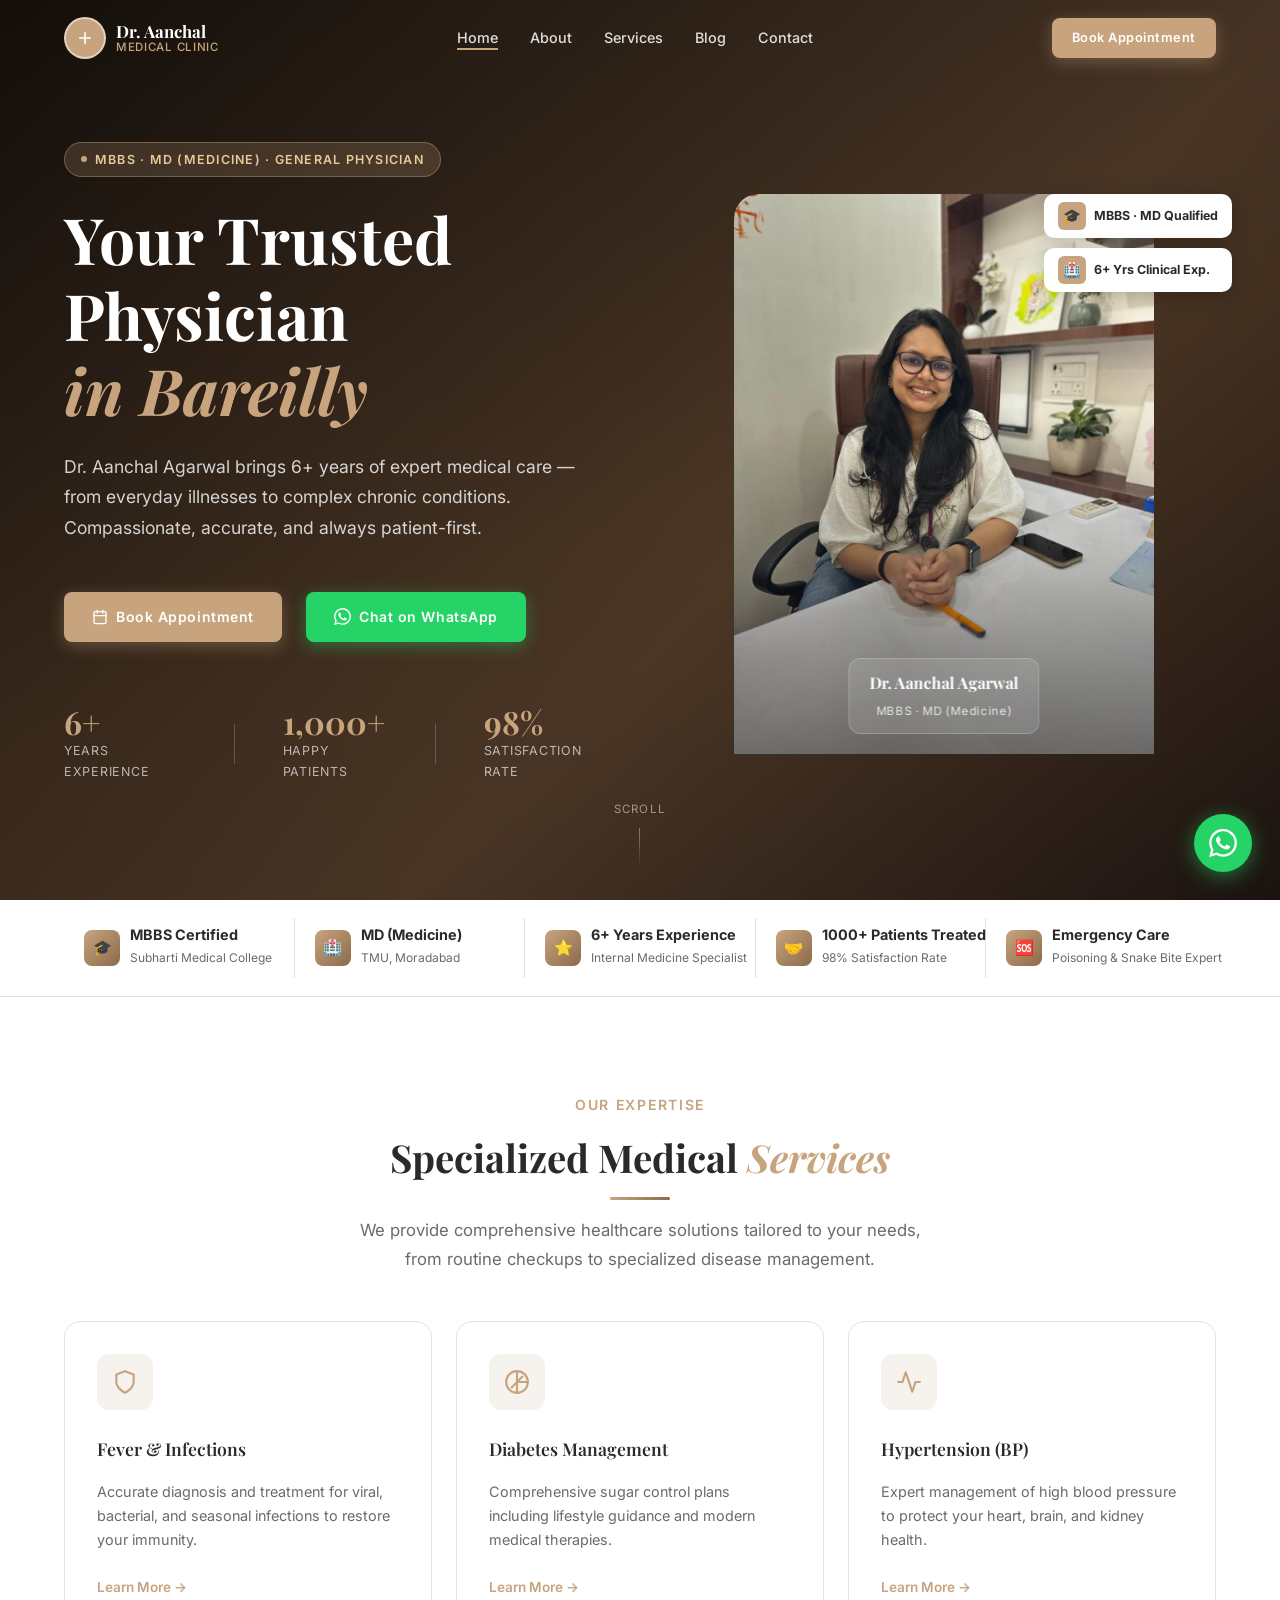
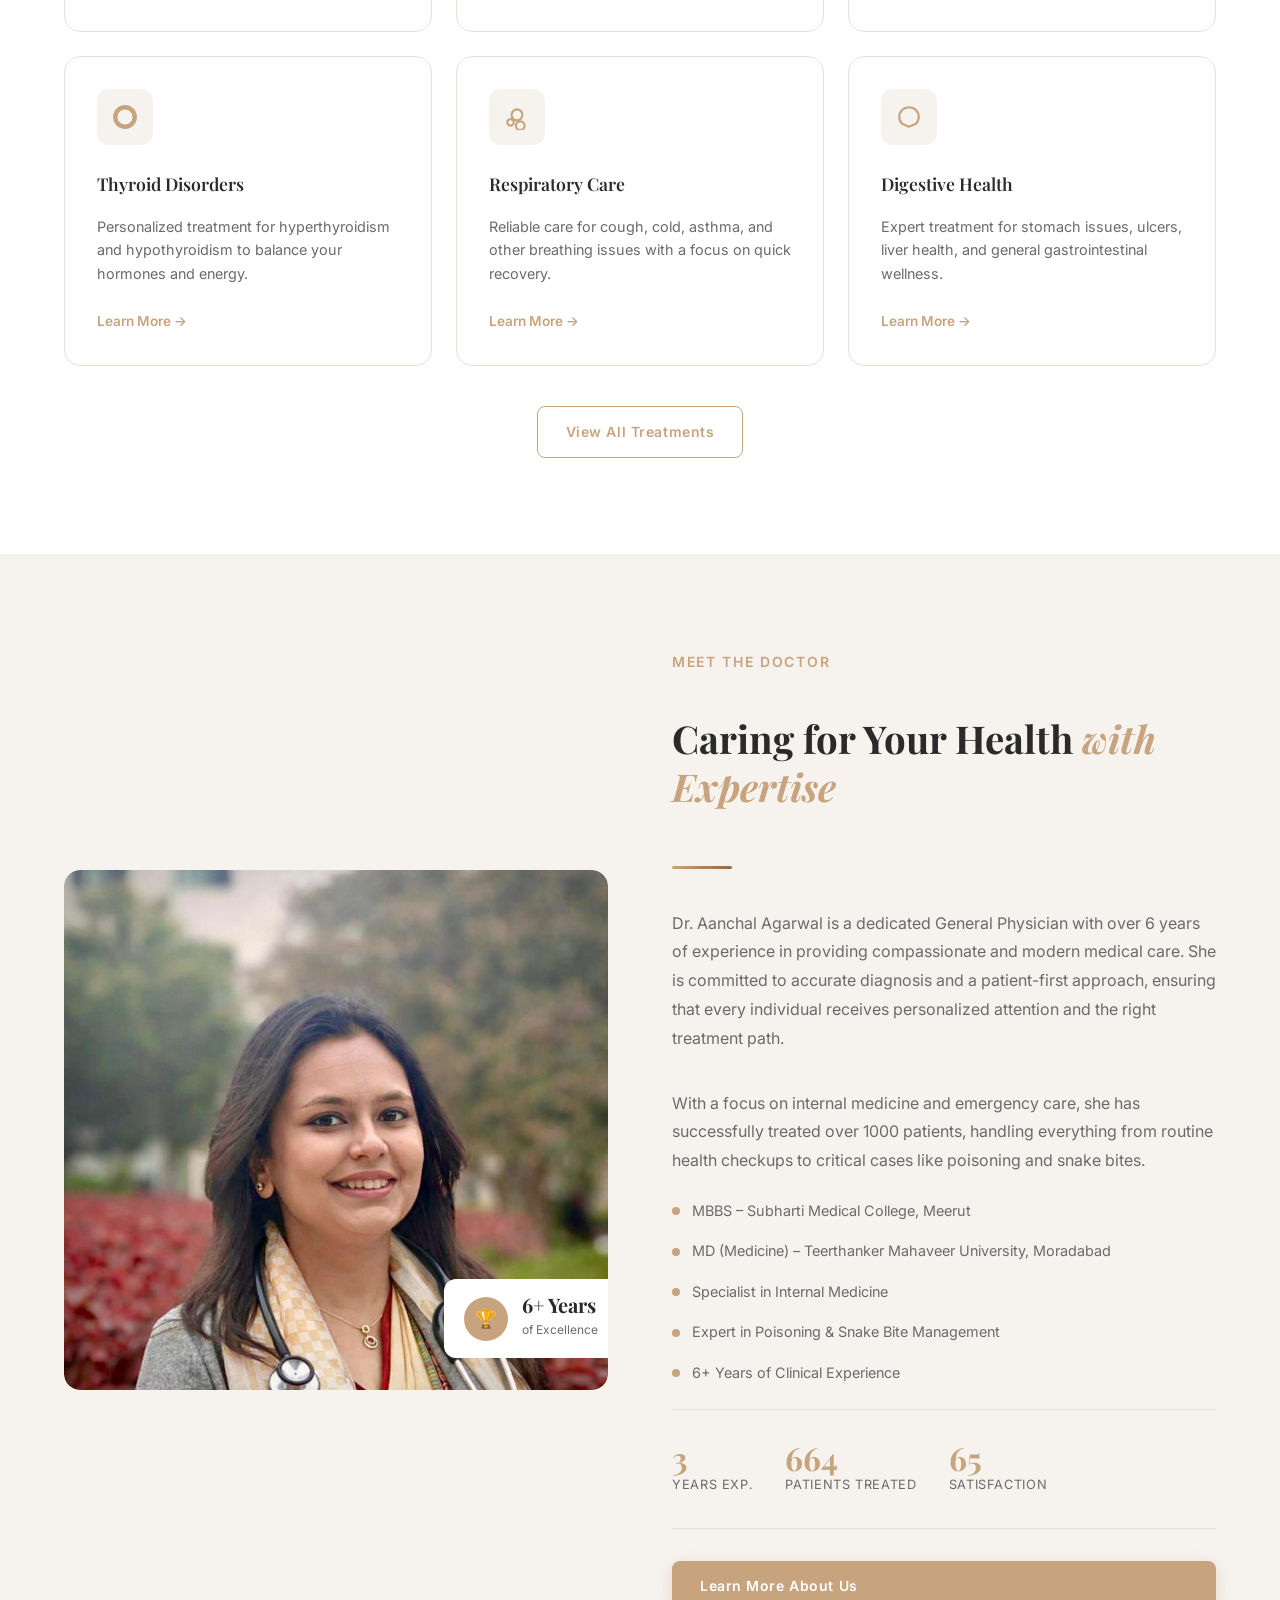
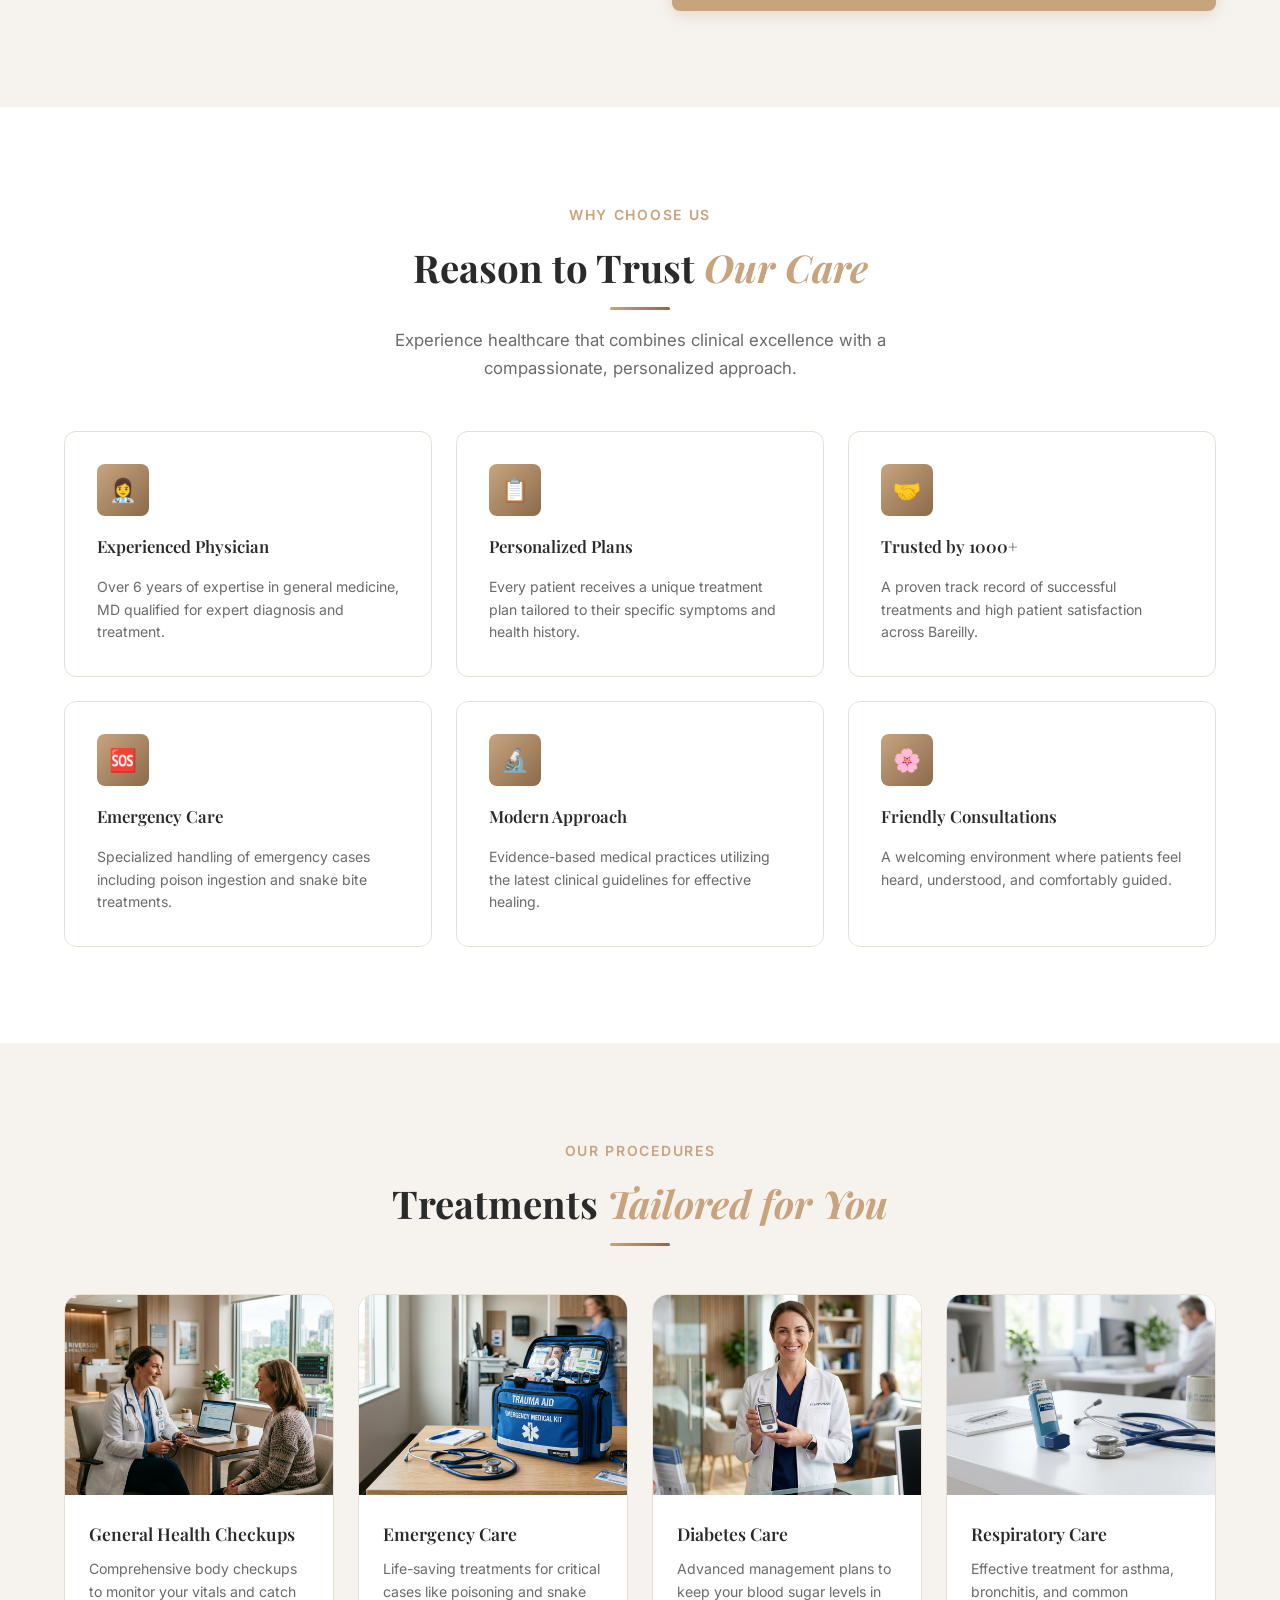
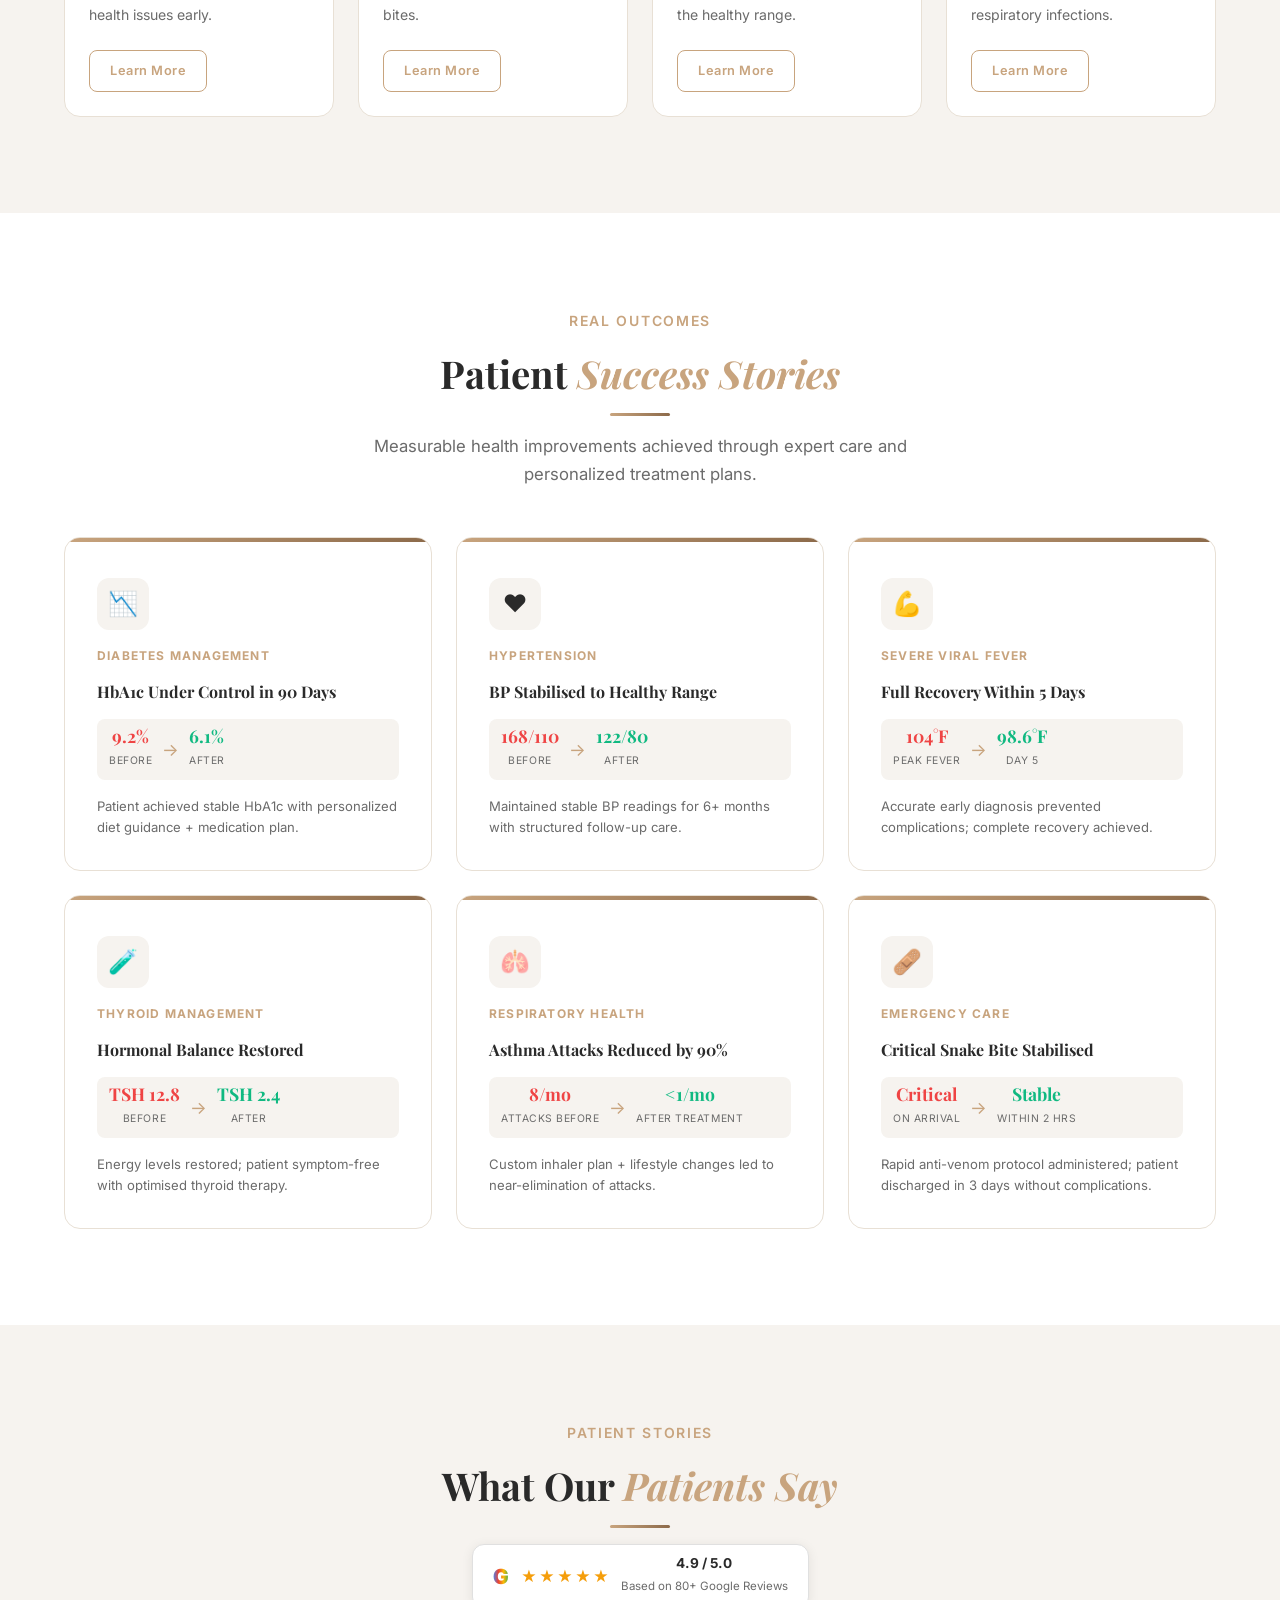
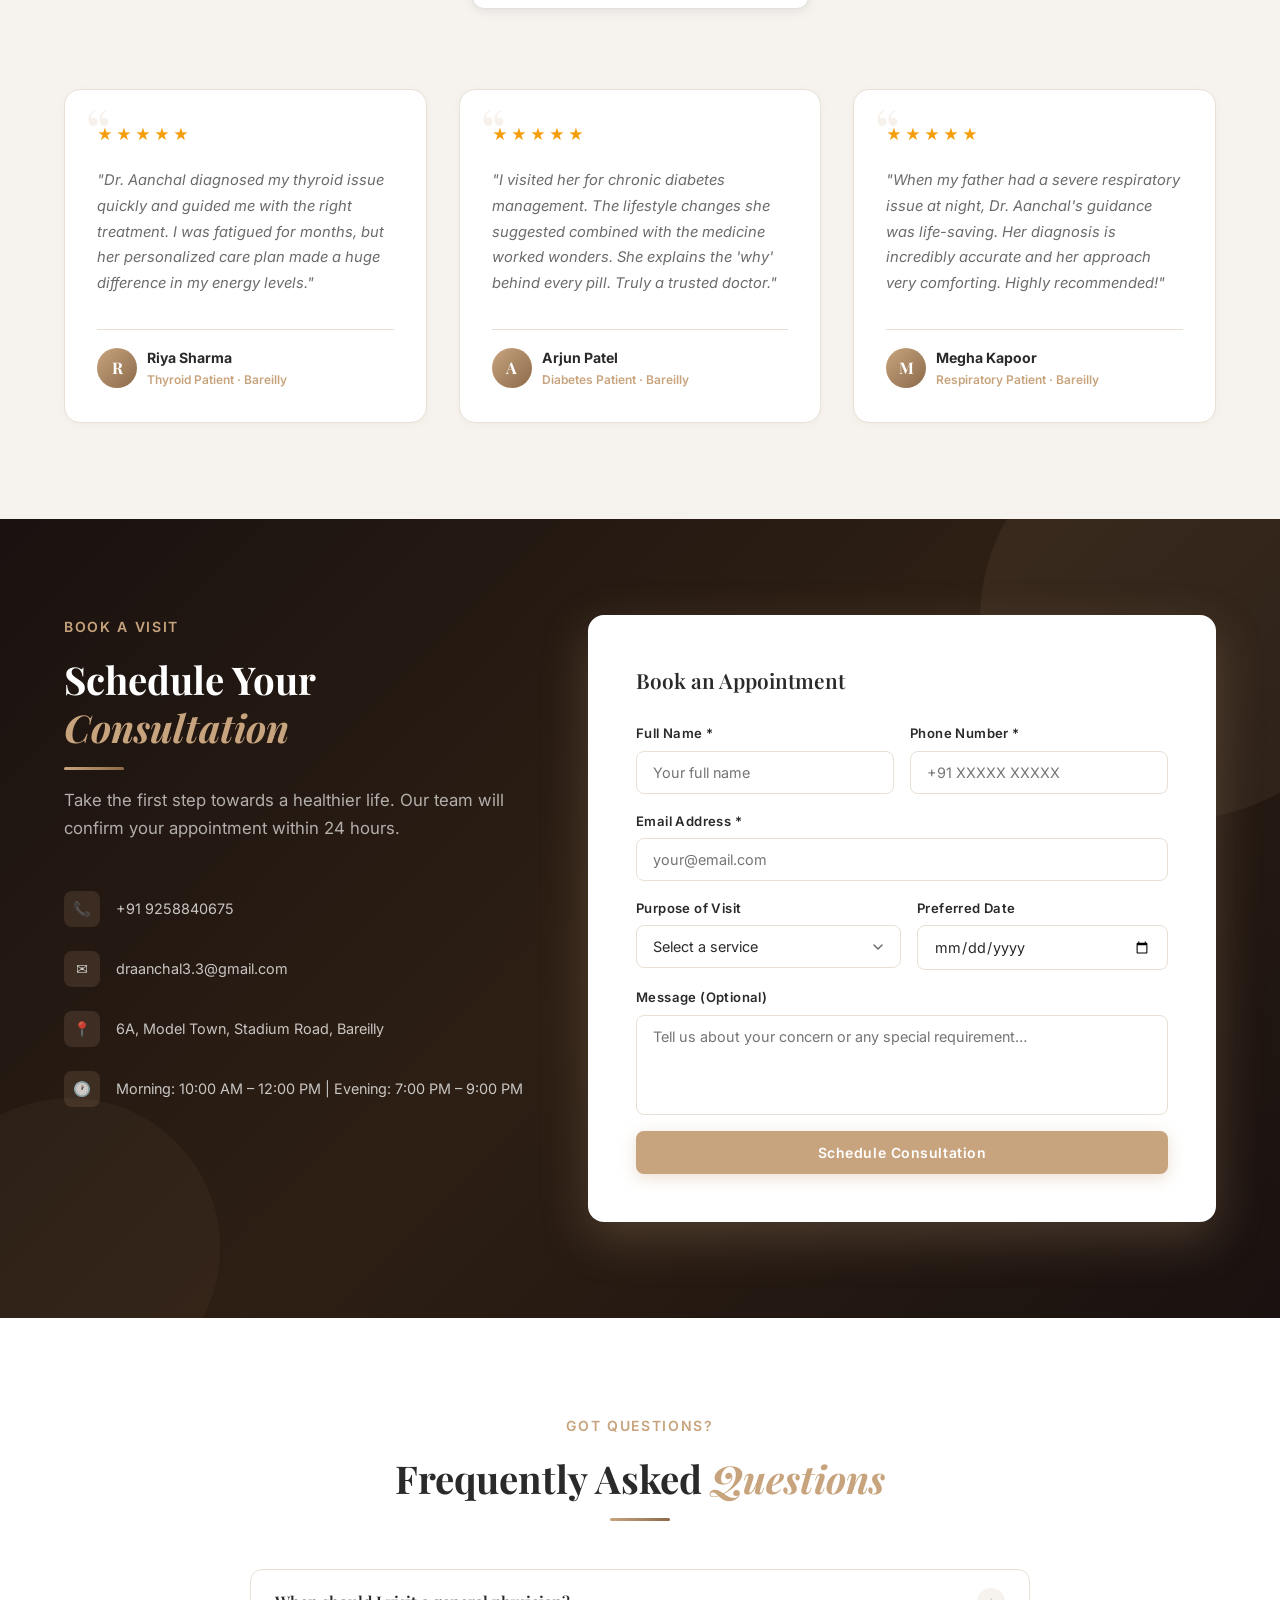
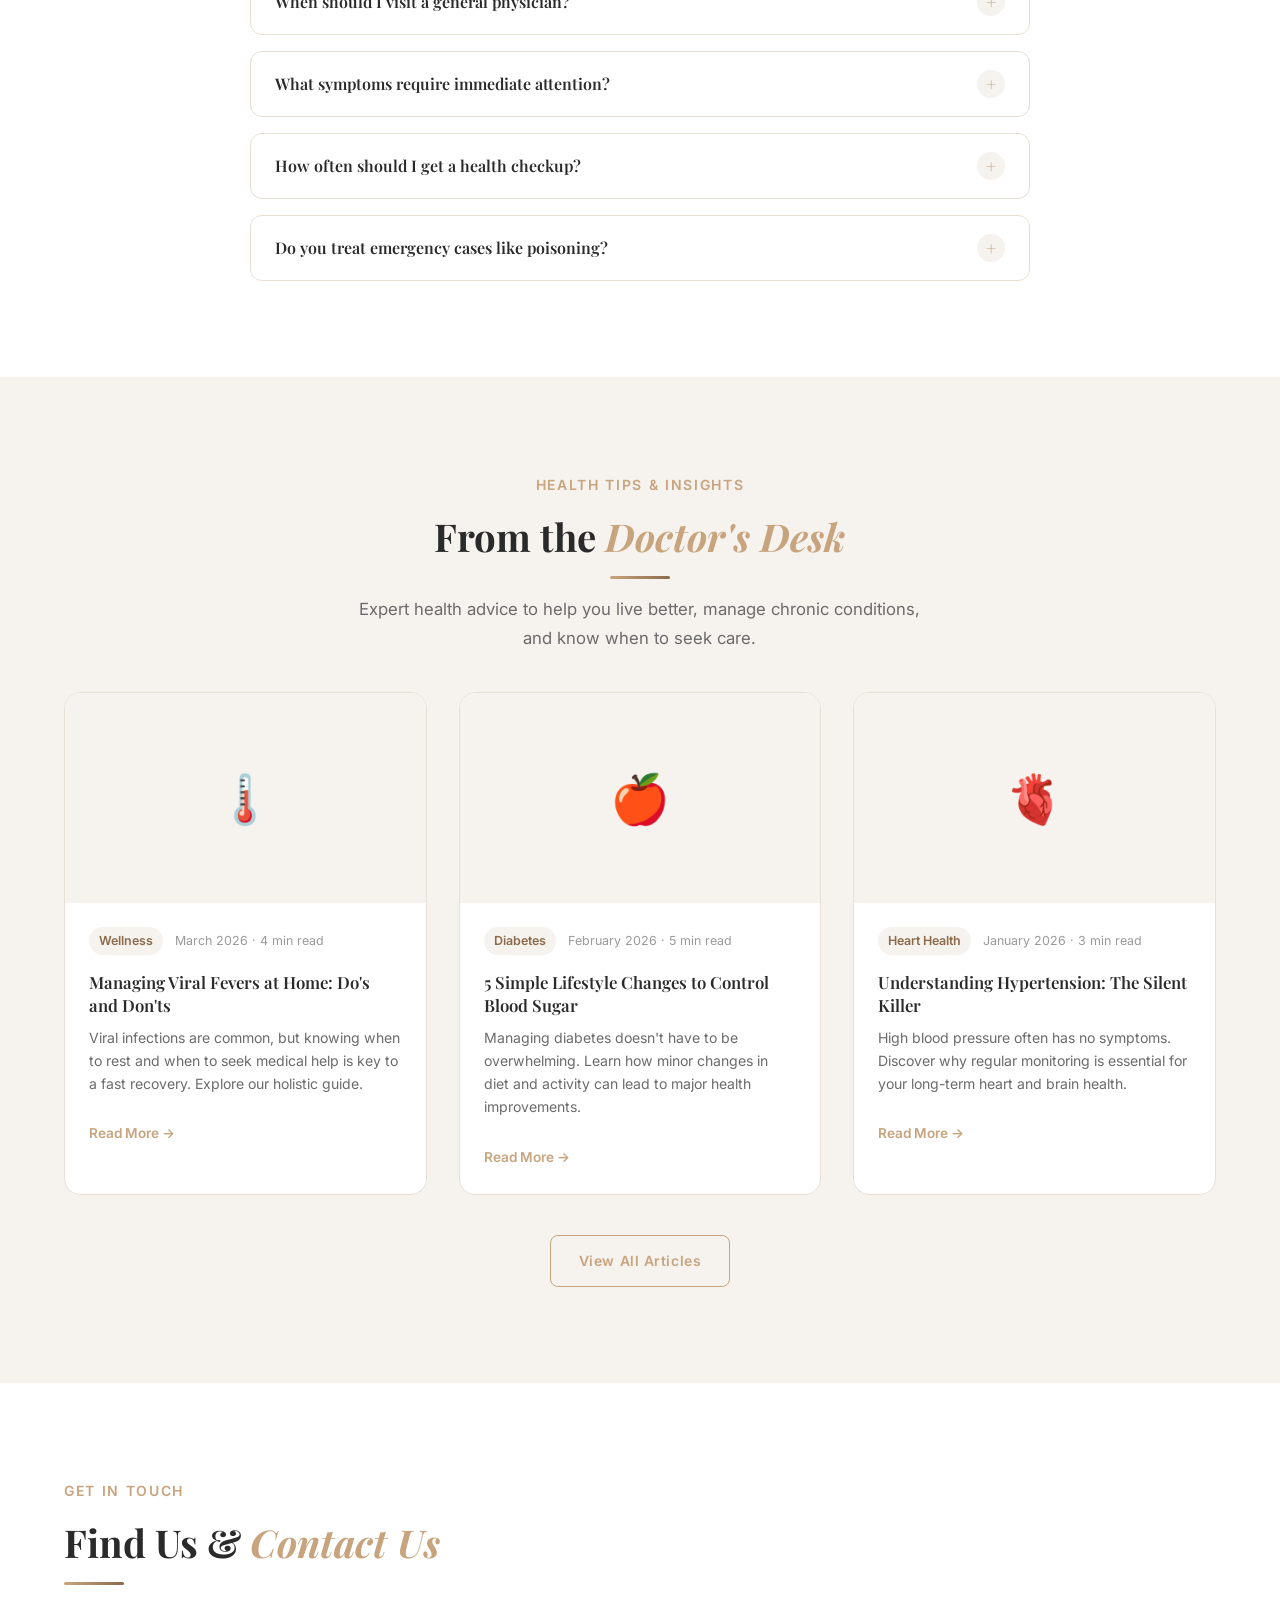
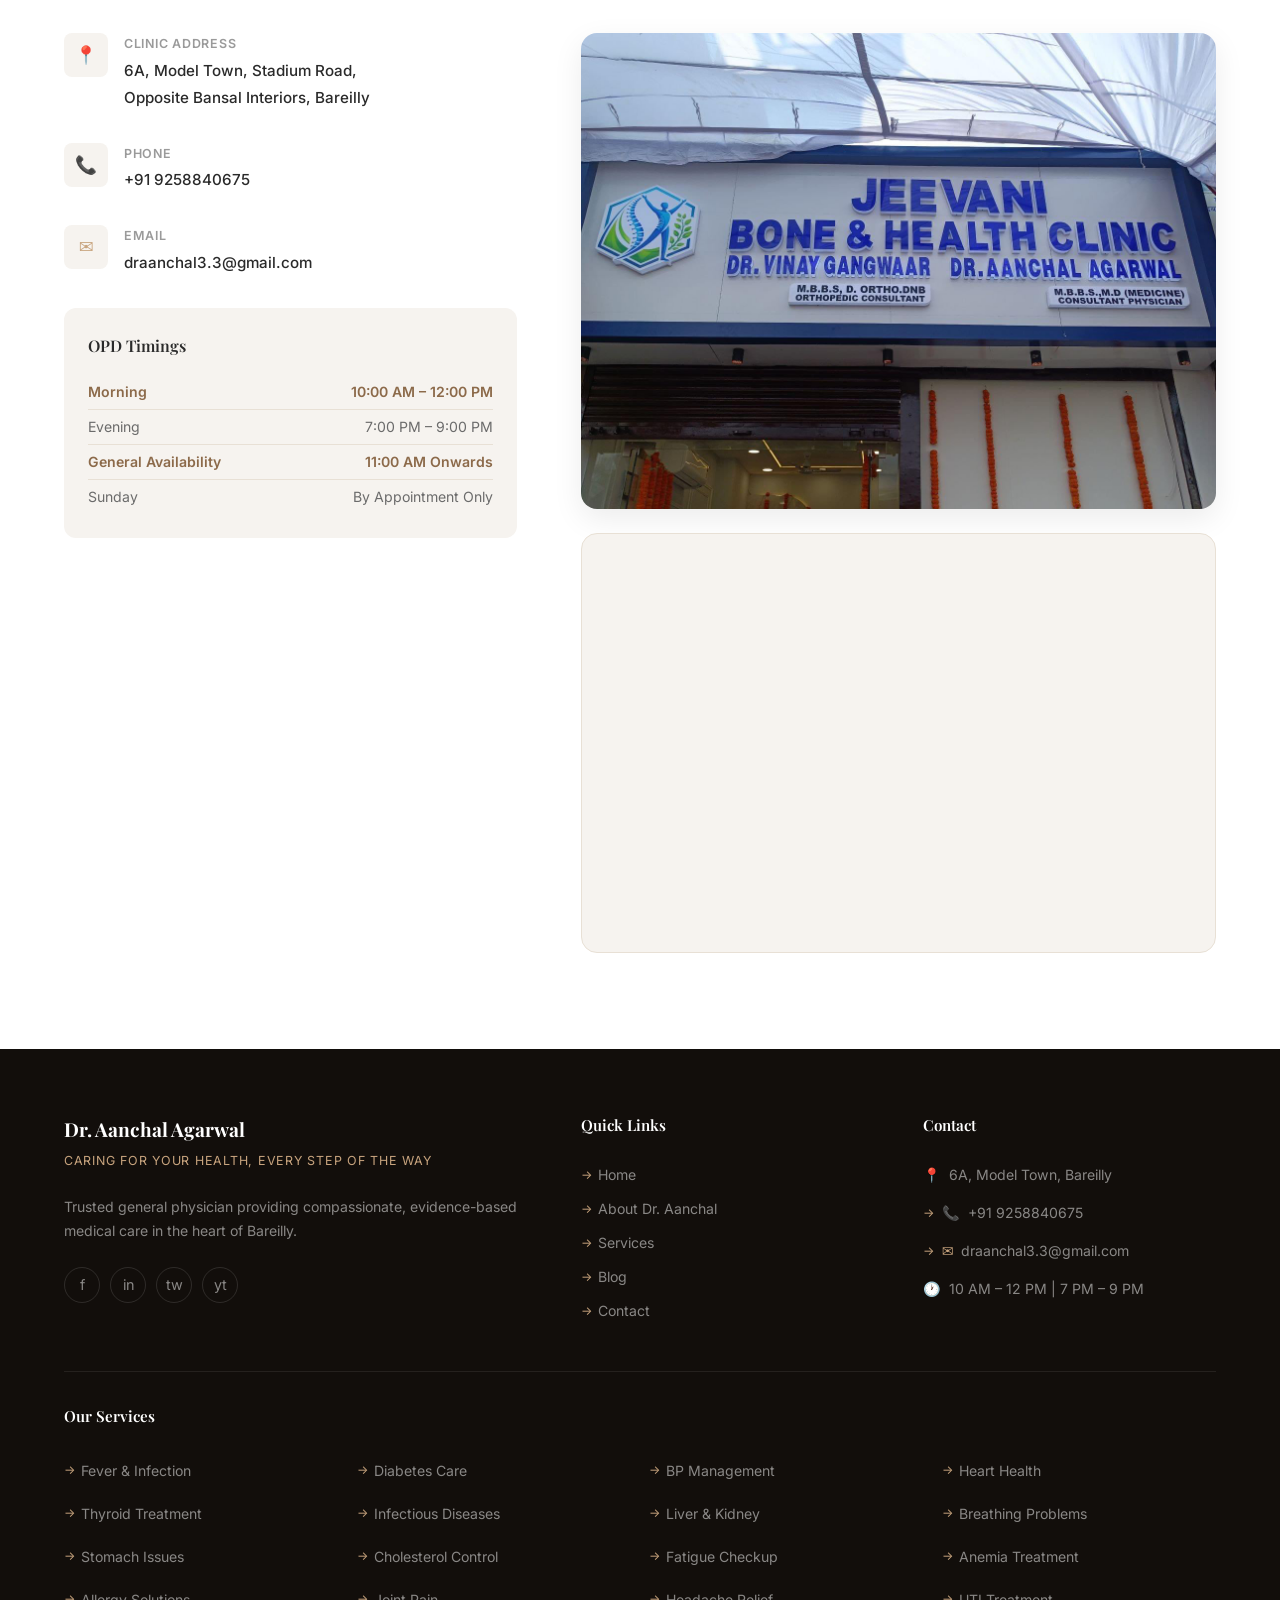
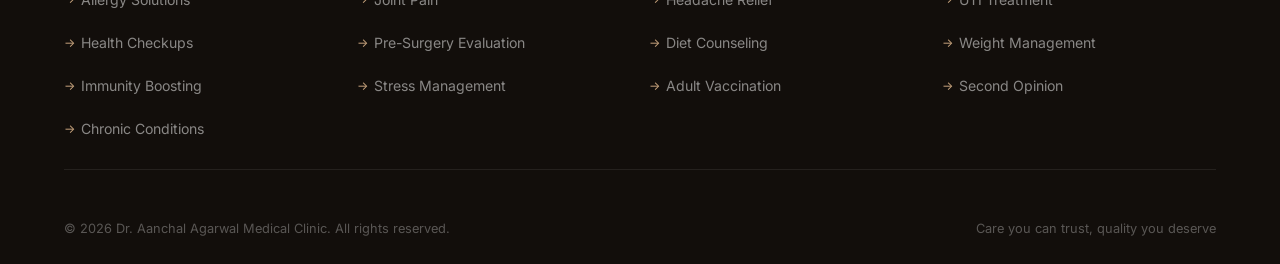
<file: index.html>
<!DOCTYPE html>
<html lang="en">
<head>
  <meta charset="UTF-8" />
  <meta name="viewport" content="width=device-width, initial-scale=1.0" />
  <meta name="description" content="Dr. Aanchal Agarwal – Best General Physician in Bareilly. MBBS, MD (Medicine). Expert in diabetes, hypertension, thyroid, fever & emergency care. Book appointment today." />
  <meta name="keywords" content="best general physician Bareilly, Dr Aanchal Agarwal, doctor Bareilly, diabetes treatment Bareilly, MD physician Bareilly" />
  <title>Dr. Aanchal Agarwal | Best General Physician in Bareilly – MBBS, MD</title>
  <link rel="preconnect" href="https://fonts.googleapis.com" />
  <link rel="preconnect" href="https://fonts.gstatic.com" crossorigin />
  <link rel="stylesheet" href="assets/css/styles.css" />

  <!-- Inline SVG icon fallback for hero image -->
  <style>
    .hero__bg {
      background-image: linear-gradient(135deg, #2d1f14 0%, #1a1210 100%);
    }
    .services-grid { display: grid; grid-template-columns: repeat(3, 1fr); gap: 24px; }
    .about__grid { display: grid; grid-template-columns: 1fr 1fr; gap: 64px; align-items: center; }
    .why-grid { display: grid; grid-template-columns: repeat(3, 1fr); gap: 24px; }
    .treatments-grid { display: grid; grid-template-columns: repeat(4, 1fr); gap: 24px; }

    @media (max-width: 1024px) {
      .treatments-grid { grid-template-columns: repeat(2, 1fr); }
    }
    @media (max-width: 900px) {
      .services-grid { grid-template-columns: repeat(2, 1fr); }
      .why-grid { grid-template-columns: repeat(2, 1fr); }
      .treatments-grid { grid-template-columns: repeat(2, 1fr); }
    }
    @media (max-width: 600px) {
      .services-grid { grid-template-columns: 1fr; }
      .why-grid { grid-template-columns: 1fr; }
      .treatments-grid { grid-template-columns: 1fr; }
    }

    /* Hero gradient covers the whole height */
    .hero__bg {
      background: linear-gradient(160deg,
        #0f0b09 0%,
        #1e1410 30%,
        #2a1c12 55%,
        #1a1210 100%
      );
      opacity: 1 !important;
      animation: none !important;
    }
    /* Medical Cross SVG decoration */
    .hero__deco {
      position: absolute;
      right: 5%;
      top: 50%;
      transform: translateY(-50%);
      width: min(420px, 42vw);
      opacity: 0.08;
      pointer-events: none;
      animation: fadeIn 1s ease 1.2s both;
    }
    @media (max-width: 768px) { .hero__deco { display: none; } }
  </style>
</head>
<body>

<!-- ================================================================
     NAVBAR
     ================================================================ -->
<nav class="navbar" id="navbar" role="navigation" aria-label="Main navigation">
  <div class="navbar__inner">
    <a href="index.html" class="navbar__logo" aria-label="Dr. Aanchal Medical Clinic home">
      <div class="navbar__logo-icon" aria-hidden="true">
        <svg width="20" height="20" viewBox="0 0 24 24" fill="none" stroke="currentColor" stroke-width="2.2" stroke-linecap="round" stroke-linejoin="round">
          <path d="M19 13h-6v6h-2v-6H5v-2h6V5h2v6h6v2z" fill="currentColor" stroke="none"/>
        </svg>
      </div>
      <div class="navbar__logo-text">
        <span>Dr. Aanchal</span>
        <span>Medical Clinic</span>
      </div>
    </a>

    <ul class="navbar__nav" role="list">
      <li><a href="index.html" class="active">Home</a></li>
      <li><a href="about.html">About</a></li>
      <li><a href="services.html">Services</a></li>
      
      <li><a href="blog.html">Blog</a></li>
      <li><a href="contact.html">Contact</a></li>
    </ul>

    <div class="navbar__cta">
      <a href="#appointment" class="btn btn-primary btn-sm">Book Appointment</a>
    </div>

    <button class="navbar__hamburger" id="hamburger" aria-label="Toggle menu" aria-expanded="false">
      <span></span><span></span><span></span>
    </button>
  </div>
</nav>

<!-- Mobile Nav -->
<nav class="navbar__mobile" id="mobileNav" role="navigation" aria-label="Mobile navigation">
  <a href="index.html">Home</a>
  <a href="about.html">About</a>
  <a href="services.html">Services</a>
  
  <a href="blog.html">Blog</a>
  <a href="contact.html">Contact</a>
  <a href="#appointment" class="btn btn-primary" style="margin-top:8px">Book Appointment</a>
</nav>

<!-- ================================================================
     HERO SECTION
     ================================================================ -->
<section class="hero" id="top" aria-label="Hero">
  <div class="hero__bg" aria-hidden="true"></div>
  <div class="hero__gradient" aria-hidden="true"></div>

  <div class="hero__content">
    <div class="hero__inner">

      <!-- LEFT: Text Column -->
      <div class="hero__text">
        <div class="hero__badge" aria-label="Clinic designation">
          <span class="hero__badge-dot" aria-hidden="true"></span>
          MBBS · MD (Medicine) · General Physician
        </div>

        <h1 class="hero__title">
          Your Trusted Physician
          <em>in Bareilly</em>
        </h1>

        <p class="hero__subtitle">
          Dr. Aanchal Agarwal brings 6+ years of expert medical care — from everyday illnesses to complex chronic conditions. Compassionate, accurate, and always patient-first.
        </p>

        <div class="hero__actions">
          <a href="#appointment" class="btn btn-primary" id="hero-book-btn">
            <svg width="16" height="16" viewBox="0 0 24 24" fill="none" stroke="currentColor" stroke-width="2" stroke-linecap="round" stroke-linejoin="round" aria-hidden="true"><rect x="3" y="4" width="18" height="18" rx="2"/><line x1="16" y1="2" x2="16" y2="6"/><line x1="8" y1="2" x2="8" y2="6"/><line x1="3" y1="10" x2="21" y2="10"/></svg>
            Book Appointment
          </a>
          <a href="https://wa.me/919258840675" target="_blank" rel="noopener" class="btn hero__whatsapp-btn" id="hero-whatsapp-btn">
            <svg width="17" height="17" viewBox="0 0 24 24" fill="currentColor" aria-hidden="true"><path d="M17.472 14.382c-.297-.149-1.758-.867-2.03-.967-.273-.099-.471-.148-.67.15-.197.297-.767.966-.94 1.164-.173.199-.347.223-.644.075-.297-.15-1.255-.463-2.39-1.475-.883-.788-1.48-1.761-1.653-2.059-.173-.297-.018-.458.13-.606.134-.133.298-.347.446-.52.149-.174.198-.298.298-.497.099-.198.05-.371-.025-.52-.075-.149-.669-1.612-.916-2.207-.242-.579-.487-.5-.669-.51-.173-.008-.371-.01-.57-.01-.198 0-.52.074-.792.372-.272.297-1.04 1.016-1.04 2.479 0 1.462 1.065 2.875 1.213 3.074.149.198 2.096 3.2 5.077 4.487.709.306 1.262.489 1.694.625.712.227 1.36.195 1.871.118.571-.085 1.758-.719 2.006-1.413.248-.694.248-1.289.173-1.413-.074-.124-.272-.198-.57-.347m-5.421 7.403h-.004a9.87 9.87 0 01-5.031-1.378l-.361-.214-3.741.982.998-3.648-.235-.374a9.86 9.86 0 01-1.51-5.26c.001-5.45 4.436-9.884 9.888-9.884 2.64 0 5.122 1.03 6.988 2.898a9.825 9.825 0 012.893 6.994c-.003 5.45-4.437 9.884-9.885 9.884m8.413-18.297A11.815 11.815 0 0012.05 0C5.495 0 .16 5.335.157 11.892c0 2.096.547 4.142 1.588 5.945L.057 24l6.305-1.654a11.882 11.882 0 005.683 1.448h.005c6.554 0 11.89-5.335 11.893-11.893a11.821 11.821 0 00-3.48-8.413Z"/></svg>
            Chat on WhatsApp
          </a>
        </div>

        <div class="hero__stats">
          <div class="hero__stat">
            <div class="hero__stat-number" data-count="6" data-suffix="+">0</div>
            <div class="hero__stat-label">Years Experience</div>
          </div>
          <div class="hero__stat-divider" aria-hidden="true"></div>
          <div class="hero__stat">
            <div class="hero__stat-number" data-count="1000" data-suffix="+">0</div>
            <div class="hero__stat-label">Happy Patients</div>
          </div>
          <div class="hero__stat-divider" aria-hidden="true"></div>
          <div class="hero__stat">
            <div class="hero__stat-number" data-count="98" data-suffix="%">0</div>
            <div class="hero__stat-label">Satisfaction Rate</div>
          </div>
        </div>
      </div>

      <!-- RIGHT: Doctor Image Column -->
      <div class="hero__image-col" aria-hidden="true">
        <div class="hero__doctor-frame">
          <img src="hero-aanchal.jpeg" alt="Dr. Aanchal Agarwal – General Physician Bareilly" />
          <div class="hero__doctor-name-tag">
            <strong>Dr. Aanchal Agarwal</strong>
            <span>MBBS · MD (Medicine)</span>
          </div>
        </div>
        <div class="hero__badge-row">
          <div class="hero__cred-badge">
            <div class="hero__cred-badge-icon">🎓</div>
            MBBS · MD Qualified
          </div>
          <div class="hero__cred-badge">
            <div class="hero__cred-badge-icon">🏥</div>
            6+ Yrs Clinical Exp.
          </div>
        </div>
      </div>

    </div>
  </div>

  <div class="hero__scroll" id="heroScroll" aria-label="Scroll down">
    <span>Scroll</span>
    <div class="hero__scroll-line" aria-hidden="true"></div>
  </div>
</section>

<!-- ================================================================
     TRUST STRIP
     ================================================================ -->
<div class="trust-strip" role="region" aria-label="Credentials and trust indicators">
  <div class="trust-strip__inner">
    <div class="trust-item">
      <div class="trust-item__icon">🎓</div>
      <div class="trust-item__text">
        <strong>MBBS Certified</strong>
        <span>Subharti Medical College</span>
      </div>
    </div>
    <div class="trust-item">
      <div class="trust-item__icon">🏥</div>
      <div class="trust-item__text">
        <strong>MD (Medicine)</strong>
        <span>TMU, Moradabad</span>
      </div>
    </div>
    <div class="trust-item">
      <div class="trust-item__icon">⭐</div>
      <div class="trust-item__text">
        <strong>6+ Years Experience</strong>
        <span>Internal Medicine Specialist</span>
      </div>
    </div>
    <div class="trust-item">
      <div class="trust-item__icon">🤝</div>
      <div class="trust-item__text">
        <strong>1000+ Patients Treated</strong>
        <span>98% Satisfaction Rate</span>
      </div>
    </div>
    <div class="trust-item">
      <div class="trust-item__icon">🆘</div>
      <div class="trust-item__text">
        <strong>Emergency Care</strong>
        <span>Poisoning &amp; Snake Bite Expert</span>
      </div>
    </div>
  </div>
</div>

<!-- ================================================================
     SERVICES OVERVIEW
     ================================================================ -->
<section class="section" id="services" aria-labelledby="services-title">
  <div class="container">
    <div class="section-header section-header--center">
      <span class="section-label">Our Expertise</span>
      <h2 class="section-title" id="services-title">Specialized Medical <em>Services</em></h2>
      <div class="divider divider--center" aria-hidden="true"></div>
      <p class="section-desc">We provide comprehensive healthcare solutions tailored to your needs, from routine checkups to specialized disease management.</p>
    </div>

    <div class="services-grid">

      <!-- Service 1 -->
      <article class="service-card reveal" aria-label="Fever & Infections treatment">
        <div class="service-card__icon" aria-hidden="true">
          <svg width="26" height="26" viewBox="0 0 24 24" fill="none" stroke="#C8A47E" stroke-width="2" stroke-linecap="round" stroke-linejoin="round"><path d="M12 22s8-4 8-10V5l-8-3-8 3v7c0 6 8 10 8 10z"/></svg>
        </div>
        <h3 class="service-card__title">Fever &amp; Infections</h3>
        <p class="service-card__desc">Accurate diagnosis and treatment for viral, bacterial, and seasonal infections to restore your immunity.</p>
        <a href="services.html#fever" class="service-card__link">Learn More →</a>
      </article>

      <!-- Service 2 -->
      <article class="service-card reveal reveal-delay-1" aria-label="Diabetes Management">
        <div class="service-card__icon" aria-hidden="true">
          <svg width="26" height="26" viewBox="0 0 24 24" fill="none" stroke="#C8A47E" stroke-width="2" stroke-linecap="round" stroke-linejoin="round"><path d="M12 2v20m-5-5l10-10m-5 5h10"/><circle cx="12" cy="12" r="10"/></svg>
        </div>
        <h3 class="service-card__title">Diabetes Management</h3>
        <p class="service-card__desc">Comprehensive sugar control plans including lifestyle guidance and modern medical therapies.</p>
        <a href="services.html#diabetes" class="service-card__link">Learn More →</a>
      </article>

      <!-- Service 3 -->
      <article class="service-card reveal reveal-delay-2" aria-label="Blood Pressure treatment">
        <div class="service-card__icon" aria-hidden="true">
          <svg width="26" height="26" viewBox="0 0 24 24" fill="none" stroke="#C8A47E" stroke-width="2" stroke-linecap="round" stroke-linejoin="round"><path d="M22 12h-4l-3 9L9 3l-3 9H2"/></svg>
        </div>
        <h3 class="service-card__title">Hypertension (BP)</h3>
        <p class="service-card__desc">Expert management of high blood pressure to protect your heart, brain, and kidney health.</p>
        <a href="services.html#hypertension" class="service-card__link">Learn More →</a>
      </article>

      <!-- Service 4 -->
      <article class="service-card reveal" aria-label="Thyroid Disorders treatment">
        <div class="service-card__icon" aria-hidden="true">
          <svg width="26" height="26" viewBox="0 0 24 24" fill="none" stroke="#C8A47E" stroke-width="2" stroke-linecap="round" stroke-linejoin="round"><path d="M12 2C6.48 2 2 6.48 2 12s4.48 10 10 10 10-4.48 10-10S17.52 2 12 2zm0 18c-4.41 0-8-3.59-8-8s3.59-8 8-8 8 3.59 8 8-3.59 8-8 8z"/></svg>
        </div>
        <h3 class="service-card__title">Thyroid Disorders</h3>
        <p class="service-card__desc">Personalized treatment for hyperthyroidism and hypothyroidism to balance your hormones and energy.</p>
        <a href="services.html#thyroid" class="service-card__link">Learn More →</a>
      </article>

      <!-- Service 5 -->
      <article class="service-card reveal reveal-delay-1" aria-label="Respiratory Issues treatment">
        <div class="service-card__icon" aria-hidden="true">
          <svg width="26" height="26" viewBox="0 0 24 24" fill="none" stroke="#C8A47E" stroke-width="2" stroke-linecap="round" stroke-linejoin="round"><path d="M7 10a5 5 0 1 0 10 0 5 5 0 1 0-10 0zm4 10a4 4 0 1 0 8 0 4 4 0 1 0-8 0zm-8-3a3 3 0 1 0 6 0 3 3 0 1 0-6 0z"/></svg>
        </div>
        <h3 class="service-card__title">Respiratory Care</h3>
        <p class="service-card__desc">Reliable care for cough, cold, asthma, and other breathing issues with a focus on quick recovery.</p>
        <a href="services.html#respiratory" class="service-card__link">Learn More →</a>
      </article>

      <!-- Service 6 -->
      <article class="service-card reveal reveal-delay-2" aria-label="Digestive Issues treatment">
        <div class="service-card__icon" aria-hidden="true">
          <svg width="26" height="26" viewBox="0 0 24 24" fill="none" stroke="#C8A47E" stroke-width="2" stroke-linecap="round" stroke-linejoin="round"><path d="M12 3c-4.97 0-9 4.03-9 9 0 2.45 1 4.66 2.61 6.27L12 21l6.39-2.73C20 16.66 21 14.45 21 12c0-4.97-4.03-9-9-9z"/></svg>
        </div>
        <h3 class="service-card__title">Digestive Health</h3>
        <p class="service-card__desc">Expert treatment for stomach issues, ulcers, liver health, and general gastrointestinal wellness.</p>
        <a href="services.html#digestive" class="service-card__link">Learn More →</a>
      </article>

    </div>

    <div style="text-align:center; margin-top:40px;">
      <a href="services.html" class="btn btn-outline">View All Treatments</a>
    </div>
  </div>
</section>

<!-- ================================================================
     ABOUT THE DOCTOR
     ================================================================ -->
<section class="section section--alt" id="about" aria-labelledby="about-title">
  <div class="container">
    <div class="about__grid">

      <div class="about__image-wrap reveal">
        <img src="assets/images/aanchal.jpeg" alt="Dr. Aanchal Agarwal" style="width:100%;height:520px;object-fit:cover;border-radius:16px;box-shadow:0 10px 30px rgba(0,0,0,0.08);" />
        <div class="about__badge">
          <div class="about__badge-icon" aria-hidden="true">🏆</div>
          <div class="about__badge-text">
            <span>6+ Years</span>
            <span>of Excellence</span>
          </div>
        </div>
      </div>

      <div class="about__content reveal reveal-delay-2">
        <span class="section-label">Meet the Doctor</span>
        <h2 class="section-title" id="about-title">Caring for Your Health <em>with Expertise</em></h2>
        <div class="divider" aria-hidden="true"></div>

        <p class="about__bio">
          Dr. Aanchal Agarwal is a dedicated General Physician with over 6 years of experience in providing compassionate and modern medical care. She is committed to accurate diagnosis and a patient-first approach, ensuring that every individual receives personalized attention and the right treatment path.
        </p>
        <p class="about__bio" style="margin-top:12px;">
          With a focus on internal medicine and emergency care, she has successfully treated over 1000 patients, handling everything from routine health checkups to critical cases like poisoning and snake bites.
        </p>

        <div class="about__credentials">
          <div class="credential-item">
            <div class="credential-dot" aria-hidden="true"></div>
            <span>MBBS – Subharti Medical College, Meerut</span>
          </div>
          <div class="credential-item">
            <div class="credential-dot" aria-hidden="true"></div>
            <span>MD (Medicine) – Teerthanker Mahaveer University, Moradabad</span>
          </div>
          <div class="credential-item">
            <div class="credential-dot" aria-hidden="true"></div>
            <span>Specialist in Internal Medicine</span>
          </div>
          <div class="credential-item">
            <div class="credential-dot" aria-hidden="true"></div>
            <span>Expert in Poisoning &amp; Snake Bite Management</span>
          </div>
          <div class="credential-item">
            <div class="credential-dot" aria-hidden="true"></div>
            <span>6+ Years of Clinical Experience</span>
          </div>
        </div>

        <div class="about__stats">
          <div>
            <div class="about__stat-num" data-count="6" data-suffix="+">6+</div>
            <div class="about__stat-label">Years Exp.</div>
          </div>
          <div>
            <div class="about__stat-num" data-count="1000" data-suffix="+">1000+</div>
            <div class="about__stat-label">Patients Treated</div>
          </div>
          <div>
            <div class="about__stat-num" data-count="98" data-suffix="%">98%</div>
            <div class="about__stat-label">Satisfaction</div>
          </div>
        </div>

        <a href="about.html" class="btn btn-primary" style="margin-top: 8px;">Learn More About Us</a>
      </div>

    </div>
  </div>
</section>

<!-- ================================================================
     WHY CHOOSE US
     ================================================================ -->
<section class="section" id="why" aria-labelledby="why-title">
  <div class="container">
    <div class="section-header section-header--center">
      <span class="section-label">Why Choose Us</span>
      <h2 class="section-title" id="why-title">Reason to Trust <em>Our Care</em></h2>
      <div class="divider divider--center" aria-hidden="true"></div>
      <p class="section-desc">Experience healthcare that combines clinical excellence with a compassionate, personalized approach.</p>
    </div>

    <div class="why-grid">

      <div class="feature-card reveal">
        <div class="feature-card__icon" aria-hidden="true">👩‍⚕️</div>
        <h3 class="feature-card__title">Experienced Physician</h3>
        <p class="feature-card__desc">Over 6 years of expertise in general medicine, MD qualified for expert diagnosis and treatment.</p>
      </div>

      <div class="feature-card reveal reveal-delay-1">
        <div class="feature-card__icon" aria-hidden="true">📋</div>
        <h3 class="feature-card__title">Personalized Plans</h3>
        <p class="feature-card__desc">Every patient receives a unique treatment plan tailored to their specific symptoms and health history.</p>
      </div>

      <div class="feature-card reveal reveal-delay-2">
        <div class="feature-card__icon" aria-hidden="true">🤝</div>
        <h3 class="feature-card__title">Trusted by 1000+</h3>
        <p class="feature-card__desc">A proven track record of successful treatments and high patient satisfaction across Bareilly.</p>
      </div>

      <div class="feature-card reveal">
        <div class="feature-card__icon" aria-hidden="true">🆘</div>
        <h3 class="feature-card__title">Emergency Care</h3>
        <p class="feature-card__desc">Specialized handling of emergency cases including poison ingestion and snake bite treatments.</p>
      </div>

      <div class="feature-card reveal reveal-delay-1">
        <div class="feature-card__icon" aria-hidden="true">🔬</div>
        <h3 class="feature-card__title">Modern Approach</h3>
        <p class="feature-card__desc">Evidence-based medical practices utilizing the latest clinical guidelines for effective healing.</p>
      </div>

      <div class="feature-card reveal reveal-delay-2">
        <div class="feature-card__icon" aria-hidden="true">🌸</div>
        <h3 class="feature-card__title">Friendly Consultations</h3>
        <p class="feature-card__desc">A welcoming environment where patients feel heard, understood, and comfortably guided.</p>
      </div>

    </div>
  </div>
</section>

<!-- ================================================================
     TREATMENTS SECTION
     ================================================================ -->
<section class="section section--alt" id="treatments" aria-labelledby="treatments-title">
  <div class="container">
    <div class="section-header section-header--center">
      <span class="section-label">Our Procedures</span>
      <h2 class="section-title" id="treatments-title">Treatments <em>Tailored for You</em></h2>
      <div class="divider divider--center" aria-hidden="true"></div>
    </div>

    <div class="treatments-grid">

      <article class="treatment-card reveal">
        <div class="treatment-card__img">
          <img src="assets/images/general_checkup.png" alt="General Checkups">
        </div>
        <div class="treatment-card__body">
          <h3 class="treatment-card__title">General Health Checkups</h3>
          <p class="treatment-card__desc">Comprehensive body checkups to monitor your vitals and catch health issues early.</p>
          <a href="services.html#checkup" class="btn btn-outline btn-sm">Learn More</a>
        </div>
      </article>

      <article class="treatment-card reveal reveal-delay-1">
        <div class="treatment-card__img">
          <img src="assets/images/emergency_care.png" alt="Emergency Care">
        </div>
        <div class="treatment-card__body">
          <h3 class="treatment-card__title">Emergency Care</h3>
          <p class="treatment-card__desc">Life-saving treatments for critical cases like poisoning and snake bites.</p>
          <a href="services.html#emergency" class="btn btn-outline btn-sm">Learn More</a>
        </div>
      </article>

      <article class="treatment-card reveal reveal-delay-2">
        <div class="treatment-card__img">
          <img src="assets/images/diabetes_care.png" alt="Diabetes Care">
        </div>
        <div class="treatment-card__body">
          <h3 class="treatment-card__title">Diabetes Care</h3>
          <p class="treatment-card__desc">Advanced management plans to keep your blood sugar levels in the healthy range.</p>
          <a href="services.html#diabetes" class="btn btn-outline btn-sm">Learn More</a>
        </div>
      </article>

      <article class="treatment-card reveal reveal-delay-3">
        <div class="treatment-card__img">
          <img src="assets/images/respiratory_care.png" alt="Respiratory Care">
        </div>
        <div class="treatment-card__body">
          <h3 class="treatment-card__title">Respiratory Care</h3>
          <p class="treatment-card__desc">Effective treatment for asthma, bronchitis, and common respiratory infections.</p>
          <a href="services.html#respiratory" class="btn btn-outline btn-sm">Learn More</a>
        </div>
      </article>

    </div>
  </div>
</section>

<!-- ================================================================
     BEFORE / AFTER GALLERY
     ================================================================ -->
<section class="section" id="gallery" aria-labelledby="gallery-title">
  <div class="container">
    <div class="section-header section-header--center">
      <span class="section-label">Real Outcomes</span>
      <h2 class="section-title" id="gallery-title">Patient <em>Success Stories</em></h2>
      <div class="divider divider--center" aria-hidden="true"></div>
      <p class="section-desc">Measurable health improvements achieved through expert care and personalized treatment plans.</p>
    </div>

    <div class="outcomes-grid">

      <div class="outcome-card reveal">
        <div class="outcome-card__accent"></div>
        <div class="outcome-card__icon">📉</div>
        <div class="outcome-card__condition">Diabetes Management</div>
        <div class="outcome-card__title">HbA1c Under Control in 90 Days</div>
        <div class="outcome-card__metric">
          <div class="outcome-card__metric-before">
            <span class="val">9.2%</span>
            <span class="lbl">Before</span>
          </div>
          <div class="outcome-card__metric-arrow">→</div>
          <div class="outcome-card__metric-after">
            <span class="val">6.1%</span>
            <span class="lbl">After</span>
          </div>
        </div>
        <p class="outcome-card__result">Patient achieved stable HbA1c with personalized diet guidance + medication plan.</p>
      </div>

      <div class="outcome-card reveal reveal-delay-1">
        <div class="outcome-card__accent"></div>
        <div class="outcome-card__icon">❤️</div>
        <div class="outcome-card__condition">Hypertension</div>
        <div class="outcome-card__title">BP Stabilised to Healthy Range</div>
        <div class="outcome-card__metric">
          <div class="outcome-card__metric-before">
            <span class="val">168/110</span>
            <span class="lbl">Before</span>
          </div>
          <div class="outcome-card__metric-arrow">→</div>
          <div class="outcome-card__metric-after">
            <span class="val">122/80</span>
            <span class="lbl">After</span>
          </div>
        </div>
        <p class="outcome-card__result">Maintained stable BP readings for 6+ months with structured follow-up care.</p>
      </div>

      <div class="outcome-card reveal reveal-delay-2">
        <div class="outcome-card__accent"></div>
        <div class="outcome-card__icon">💪</div>
        <div class="outcome-card__condition">Severe Viral Fever</div>
        <div class="outcome-card__title">Full Recovery Within 5 Days</div>
        <div class="outcome-card__metric">
          <div class="outcome-card__metric-before">
            <span class="val">104°F</span>
            <span class="lbl">Peak Fever</span>
          </div>
          <div class="outcome-card__metric-arrow">→</div>
          <div class="outcome-card__metric-after">
            <span class="val">98.6°F</span>
            <span class="lbl">Day 5</span>
          </div>
        </div>
        <p class="outcome-card__result">Accurate early diagnosis prevented complications; complete recovery achieved.</p>
      </div>

      <div class="outcome-card reveal">
        <div class="outcome-card__accent"></div>
        <div class="outcome-card__icon">🧪</div>
        <div class="outcome-card__condition">Thyroid Management</div>
        <div class="outcome-card__title">Hormonal Balance Restored</div>
        <div class="outcome-card__metric">
          <div class="outcome-card__metric-before">
            <span class="val">TSH 12.8</span>
            <span class="lbl">Before</span>
          </div>
          <div class="outcome-card__metric-arrow">→</div>
          <div class="outcome-card__metric-after">
            <span class="val">TSH 2.4</span>
            <span class="lbl">After</span>
          </div>
        </div>
        <p class="outcome-card__result">Energy levels restored; patient symptom-free with optimised thyroid therapy.</p>
      </div>

      <div class="outcome-card reveal reveal-delay-1">
        <div class="outcome-card__accent"></div>
        <div class="outcome-card__icon">🫁</div>
        <div class="outcome-card__condition">Respiratory Health</div>
        <div class="outcome-card__title">Asthma Attacks Reduced by 90%</div>
        <div class="outcome-card__metric">
          <div class="outcome-card__metric-before">
            <span class="val">8/mo</span>
            <span class="lbl">Attacks Before</span>
          </div>
          <div class="outcome-card__metric-arrow">→</div>
          <div class="outcome-card__metric-after">
            <span class="val">&lt;1/mo</span>
            <span class="lbl">After Treatment</span>
          </div>
        </div>
        <p class="outcome-card__result">Custom inhaler plan + lifestyle changes led to near-elimination of attacks.</p>
      </div>

      <div class="outcome-card reveal reveal-delay-2">
        <div class="outcome-card__accent"></div>
        <div class="outcome-card__icon">🩹</div>
        <div class="outcome-card__condition">Emergency Care</div>
        <div class="outcome-card__title">Critical Snake Bite Stabilised</div>
        <div class="outcome-card__metric">
          <div class="outcome-card__metric-before">
            <span class="val">Critical</span>
            <span class="lbl">On Arrival</span>
          </div>
          <div class="outcome-card__metric-arrow">→</div>
          <div class="outcome-card__metric-after">
            <span class="val">Stable</span>
            <span class="lbl">Within 2 hrs</span>
          </div>
        </div>
        <p class="outcome-card__result">Rapid anti-venom protocol administered; patient discharged in 3 days without complications.</p>
      </div>

    </div>
  </div>
</section>

<!-- ================================================================
     TESTIMONIALS
     ================================================================ -->
<section class="section section--alt" id="testimonials" aria-labelledby="testimonials-title">
  <div class="container">
    <div class="section-header section-header--center">
      <span class="section-label">Patient Stories</span>
      <h2 class="section-title" id="testimonials-title">What Our <em>Patients Say</em></h2>
      <div class="divider divider--center" aria-hidden="true"></div>
      <div style="display:flex; justify-content:center;">
        <div class="google-review-badge" aria-label="Google reviews rating">
          <span class="grb__logo">G</span>
          <div class="grb__stars" aria-label="4.9 out of 5 stars">
            <span>★</span><span>★</span><span>★</span><span>★</span><span>★</span>
          </div>
          <div class="grb__info">
            <strong>4.9 / 5.0</strong>
            <span>Based on 80+ Google Reviews</span>
          </div>
        </div>
      </div>
    </div>

    <div class="testimonials-grid">

      <div class="testimonial-grid-card reveal">
        <div class="tgc__stars" aria-label="5 out of 5 stars">
          <span>★</span><span>★</span><span>★</span><span>★</span><span>★</span>
        </div>
        <p class="tgc__text">"Dr. Aanchal diagnosed my thyroid issue quickly and guided me with the right treatment. I was fatigued for months, but her personalized care plan made a huge difference in my energy levels."</p>
        <div class="tgc__author">
          <div class="tgc__avatar">R</div>
          <div>
            <div class="tgc__name">Riya Sharma</div>
            <div class="tgc__role">Thyroid Patient · Bareilly</div>
          </div>
        </div>
      </div>

      <div class="testimonial-grid-card reveal reveal-delay-1">
        <div class="tgc__stars" aria-label="5 out of 5 stars">
          <span>★</span><span>★</span><span>★</span><span>★</span><span>★</span>
        </div>
        <p class="tgc__text">"I visited her for chronic diabetes management. The lifestyle changes she suggested combined with the medicine worked wonders. She explains the 'why' behind every pill. Truly a trusted doctor."</p>
        <div class="tgc__author">
          <div class="tgc__avatar">A</div>
          <div>
            <div class="tgc__name">Arjun Patel</div>
            <div class="tgc__role">Diabetes Patient · Bareilly</div>
          </div>
        </div>
      </div>

      <div class="testimonial-grid-card reveal reveal-delay-2">
        <div class="tgc__stars" aria-label="5 out of 5 stars">
          <span>★</span><span>★</span><span>★</span><span>★</span><span>★</span>
        </div>
        <p class="tgc__text">"When my father had a severe respiratory issue at night, Dr. Aanchal's guidance was life-saving. Her diagnosis is incredibly accurate and her approach very comforting. Highly recommended!"</p>
        <div class="tgc__author">
          <div class="tgc__avatar">M</div>
          <div>
            <div class="tgc__name">Megha Kapoor</div>
            <div class="tgc__role">Respiratory Patient · Bareilly</div>
          </div>
        </div>
      </div>

    </div>
  </div>
</section>

<!-- ================================================================
     APPOINTMENT BOOKING FORM
     ================================================================ -->
<section class="section appointment-section" id="appointment" aria-labelledby="appointment-title">
  <div class="container">
    <div class="appointment-grid">

      <div class="appointment__info reveal">
        <span class="section-label">Book a Visit</span>
        <h2 class="section-title" id="appointment-title">Schedule Your <em>Consultation</em></h2>
        <div class="divider" aria-hidden="true"></div>
        <p class="section-desc">Take the first step towards a healthier life. Our team will confirm your appointment within 24 hours.</p>

          <div class="appointment__info-items">
          <div class="appointment__info-item">
            <div class="appointment__info-item-icon" aria-hidden="true">📞</div>
            <span>+91 9258840675</span>
          </div>
          <div class="appointment__info-item">
            <div class="appointment__info-item-icon" aria-hidden="true">✉️</div>
            <span>draanchal3.3@gmail.com</span>
          </div>
          <div class="appointment__info-item">
            <div class="appointment__info-item-icon" aria-hidden="true">📍</div>
            <span>6A, Model Town, Stadium Road, Bareilly</span>
          </div>
          <div class="appointment__info-item">
            <div class="appointment__info-item-icon" aria-hidden="true">🕐</div>
            <span>Morning: 10:00 AM – 12:00 PM | Evening: 7:00 PM – 9:00 PM</span>
          </div>
        </div>
      </div>

      <div class="reveal reveal-delay-2">
        <form class="appointment-form" id="appointmentForm" novalidate aria-label="Appointment booking form">
          <h3 style="font-family:var(--font-heading);font-size:1.3rem;font-weight:600;margin-bottom:24px;color:var(--color-text);">Book an Appointment</h3>

          <div class="form-row">
            <div class="form-group">
              <label for="fname">Full Name *</label>
              <input type="text" id="fname" name="name" placeholder="Your full name" required aria-required="true" />
            </div>
            <div class="form-group">
              <label for="fphone">Phone Number *</label>
              <input type="tel" id="fphone" name="phone" placeholder="+91 XXXXX XXXXX" required aria-required="true" />
            </div>
          </div>

          <div class="form-group">
            <label for="femail">Email Address *</label>
            <input type="email" id="femail" name="email" placeholder="your@email.com" required aria-required="true" />
          </div>

          <div class="form-row">
            <div class="form-group">
              <label for="ftreatment">Purpose of Visit</label>
              <select id="ftreatment" name="treatment">
                <option value="" disabled selected>Select a service</option>
                <option>General Consultation</option>
                <option>Fever &amp; Infections</option>
                <option>Diabetes Management</option>
                <option>Blood Pressure (Hypertension)</option>
                <option>Thyroid Disorders</option>
                <option>Respiratory Issues</option>
                <option>Digestive Issues</option>
                <option>General Health Checkup</option>
                <option>Emergency Care</option>
              </select>
            </div>
            <div class="form-group">
              <label for="fdate">Preferred Date</label>
              <input type="date" id="fdate" name="date" />
            </div>
          </div>

          <div class="form-group">
            <label for="fmessage">Message (Optional)</label>
            <textarea id="fmessage" name="message" placeholder="Tell us about your concern or any special requirement…"></textarea>
          </div>

          <button type="submit" class="btn btn-primary" style="width:100%;justify-content:center;">
            Schedule Consultation
          </button>
        </form>

        <div class="form-success" id="formSuccess" role="alert" aria-live="polite">
          <div style="font-size:2.5rem;margin-bottom:12px;">✅</div>
          <h4 style="font-family:var(--font-heading);font-size:1.2rem;color:var(--color-primary-dark);margin-bottom:8px;">Thank You!</h4>
          <p style="color:var(--color-text-muted);font-size:0.95rem;">Your appointment request has been received. We'll call you within 24 hours to confirm your slot.</p>
        </div>
      </div>

    </div>
  </div>
</section>

<!-- ================================================================
     FAQ
     ================================================================ -->
<section class="section" id="faq" aria-labelledby="faq-title">
  <div class="container">
    <div class="section-header section-header--center">
      <span class="section-label">Got Questions?</span>
      <h2 class="section-title" id="faq-title">Frequently Asked <em>Questions</em></h2>
      <div class="divider divider--center" aria-hidden="true"></div>
    </div>

    <div class="faq-list" role="list">

      <div class="faq-item" role="listitem">
        <button class="faq-question" aria-expanded="false" aria-controls="faq1">
          When should I visit a general physician?
          <span class="faq-icon" aria-hidden="true">+</span>
        </button>
        <div class="faq-answer" id="faq1" role="region">
          <div class="faq-answer-inner">
            You should visit a general physician for any non-emergency health concerns, persistent symptoms like fever, cough, or pain, and for management of chronic conditions like diabetes or BP. Regular checkups are also recommended to monitor your overall health and catch potential issues early.
          </div>
        </div>
      </div>

      <div class="faq-item" role="listitem">
        <button class="faq-question" aria-expanded="false" aria-controls="faq2">
          What symptoms require immediate attention?
          <span class="faq-icon" aria-hidden="true">+</span>
        </button>
        <div class="faq-answer" id="faq2" role="region">
          <div class="faq-answer-inner">
            Symptoms like high-grade fever, chest pain, difficulty breathing, severe abdominal pain, or suspected poisoning/snake bite require immediate medical attention. Dr. Aanchal's clinic is equipped to handle such emergencies with priority care.
          </div>
        </div>
      </div>

      <div class="faq-item" role="listitem">
        <button class="faq-question" aria-expanded="false" aria-controls="faq3">
          How often should I get a health checkup?
          <span class="faq-icon" aria-hidden="true">+</span>
        </button>
        <div class="faq-answer" id="faq3" role="region">
          <div class="faq-answer-inner">
            For healthy adults, an annual comprehensive health checkup is usually sufficient. However, if you have chronic conditions like diabetes or hypertension, more frequent visits (every 3-6 months) may be necessary to monitor and adjust your treatment plan.
          </div>
        </div>
      </div>

      <div class="faq-item" role="listitem">
        <button class="faq-question" aria-expanded="false" aria-controls="faq4">
          Do you treat emergency cases like poisoning?
          <span class="faq-icon" aria-hidden="true">+</span>
        </button>
        <div class="faq-answer" id="faq4" role="region">
          <div class="faq-answer-inner">
            Yes, Dr. Aanchal has extensive experience in managing emergency medical cases, including poison ingestion and snake bite treatments. We prioritize emergency cases and provide rapid stabilization and treatment.
          </div>
        </div>
      </div>

    </div>
  </div>
</section>

<!-- ================================================================
     BLOG PREVIEW
     ================================================================ -->
<section class="section section--alt" id="blog" aria-labelledby="blog-title">
  <div class="container">
    <div class="grid-3">

      <div class="blog-section-header" style="grid-column: 1/-1; text-align:center; margin-bottom: 8px;">
        <span class="section-label">Health Tips &amp; Insights</span>
        <h2 class="section-title">From the <em>Doctor's Desk</em></h2>
        <div class="divider divider--center" aria-hidden="true"></div>
        <p class="section-desc" style="margin: 0 auto;">Expert health advice to help you live better, manage chronic conditions, and know when to seek care.</p>
      </div>

      <article class="blog-card reveal">
        <div class="blog-card__img">🌡️</div>
        <div class="blog-card__body">
          <div class="blog-card__meta">
            <span class="blog-card__tag">Wellness</span>
            <span>March 2026 · 4 min read</span>
          </div>
          <h3 class="blog-card__title">Managing Viral Fevers at Home: Do's and Don'ts</h3>
          <p class="blog-card__excerpt">Viral infections are common, but knowing when to rest and when to seek medical help is key to a fast recovery. Explore our holistic guide.</p>
          <a href="blog.html" class="blog-card__link">Read More →</a>
        </div>
      </article>

      <article class="blog-card reveal reveal-delay-1">
        <div class="blog-card__img">🍎</div>
        <div class="blog-card__body">
          <div class="blog-card__meta">
            <span class="blog-card__tag">Diabetes</span>
            <span>February 2026 · 5 min read</span>
          </div>
          <h3 class="blog-card__title">5 Simple Lifestyle Changes to Control Blood Sugar</h3>
          <p class="blog-card__excerpt">Managing diabetes doesn't have to be overwhelming. Learn how minor changes in diet and activity can lead to major health improvements.</p>
          <a href="blog.html" class="blog-card__link">Read More →</a>
        </div>
      </article>

      <article class="blog-card reveal reveal-delay-2">
        <div class="blog-card__img">🫀</div>
        <div class="blog-card__body">
          <div class="blog-card__meta">
            <span class="blog-card__tag">Heart Health</span>
            <span>January 2026 · 3 min read</span>
          </div>
          <h3 class="blog-card__title">Understanding Hypertension: The Silent Killer</h3>
          <p class="blog-card__excerpt">High blood pressure often has no symptoms. Discover why regular monitoring is essential for your long-term heart and brain health.</p>
          <a href="blog.html" class="blog-card__link">Read More →</a>
        </div>
      </article>

    </div>

    <div style="text-align:center;margin-top:40px;">
      <a href="blog.html" class="btn btn-outline">View All Articles</a>
    </div>
  </div>
</section>

<!-- ================================================================
     CONTACT SECTION
     ================================================================ -->
<section class="section" id="contact" aria-labelledby="contact-title">
  <div class="container">
    <div class="section-header">
      <span class="section-label">Get In Touch</span>
      <h2 class="section-title" id="contact-title">Find Us &amp; <em>Contact Us</em></h2>
      <div class="divider" aria-hidden="true"></div>
    </div>

    <div class="contact-grid">

      <div class="contact-info reveal">

        <div class="contact-item">
          <div class="contact-item__icon" aria-hidden="true">📍</div>
          <div>
            <span class="contact-item__label">Clinic Address</span>
            <span class="contact-item__value">6A, Model Town, Stadium Road,<br>Opposite Bansal Interiors, Bareilly</span>
          </div>
        </div>

        <div class="contact-item">
          <div class="contact-item__icon" aria-hidden="true">📞</div>
          <div>
            <span class="contact-item__label">Phone</span>
            <a href="tel:+919258840675" class="contact-item__value">+91 9258840675</a>
          </div>
        </div>

        <div class="contact-item">
          <div class="contact-item__icon" aria-hidden="true">✉️</div>
          <div>
            <span class="contact-item__label">Email</span>
            <a href="mailto:draanchal3.3@gmail.com" class="contact-item__value">draanchal3.3@gmail.com</a>
          </div>
        </div>

        <div class="working-hours">
          <h4>OPD Timings</h4>
          <div class="hours-row today"><span>Morning</span><span>10:00 AM – 12:00 PM</span></div>
          <div class="hours-row"><span>Evening</span><span>7:00 PM – 9:00 PM</span></div>
          <div class="hours-row highlight"><span>General Availability</span><span>11:00 AM Onwards</span></div>
          <div class="hours-row"><span>Sunday</span><span>By Appointment Only</span></div>
        </div>

      </div>

      <div class="reveal reveal-delay-2" style="display:flex; flex-direction:column; gap:24px;">
        <img src="assets/images/aanchal_clinic.jpeg" alt="Dr. Aanchal Medical Clinic, Bareilly" style="width:100%; height:auto; border-radius:16px; box-shadow:0 10px 30px rgba(0,0,0,0.08);" />
        <div class="map-placeholder" style="height:420px; width:100%; border-radius:16px; overflow:hidden;">
          <iframe
            src="https://www.google.com/maps/embed?pb=!1m18!1m12!1m3!1d3497.1234567890!2d79.4304!3d28.3670!2m3!1f0!2f0!3f0!3m2!1i1024!2i768!4f13.1!3m3!1m2!1s0x39a00716e4b6a305%3A0x8f3fb4b3c3e6c4e5!2sModel%20Town%2C%20Bareilly%2C%20Uttar%20Pradesh%20243005!5e0!3m2!1sen!2sin!4v1714066800000!5m2!1sen!2sin"
            loading="lazy"
            allowfullscreen
            referrerpolicy="no-referrer-when-downgrade"
            title="Dr. Aanchal Medical Clinic Location – B-6, Model Town, Bareilly"
            style="width:100%;height:100%;border:none;border-radius:16px;"
          ></iframe>
        </div>
      </div>

    </div>
  </div>
</section>

<!-- ================================================================
     FOOTER
     ================================================================ -->
<footer class="footer" role="contentinfo" aria-label="Site footer">
  <div class="container">
    <div class="footer__top">

      <div>
        <div class="footer__brand-name">Dr. Aanchal Agarwal</div>
        <span class="footer__brand-tagline">Caring for Your Health, Every Step of the Way</span>
        <p class="footer__brand-desc">Trusted general physician providing compassionate, evidence-based medical care in the heart of Bareilly.</p>
        <div class="footer__social" aria-label="Social media links">
          <a href="#" class="social-link" aria-label="Facebook">f</a>
          <a href="#" class="social-link" aria-label="Instagram">in</a>
          <a href="#" class="social-link" aria-label="Twitter">tw</a>
          <a href="#" class="social-link" aria-label="YouTube">yt</a>
        </div>
      </div>

      <div>
        <h4 class="footer__col-title">Quick Links</h4>
        <ul class="footer__links" role="list">
          <li><a href="index.html">Home</a></li>
          <li><a href="about.html">About Dr. Aanchal</a></li>
          <li><a href="services.html">Services</a></li>
          <li><a href="blog.html">Blog</a></li>
          <li><a href="contact.html">Contact</a></li>
        </ul>
      </div>

      <div>
        <h4 class="footer__col-title">Contact</h4>
        <ul class="footer__links" role="list" style="gap:14px;">
          <li style="color:rgba(255,255,255,0.5);font-size:0.88rem;display:flex;gap:8px;align-items:flex-start;"><span style="color:var(--color-primary)">📍</span> 6A, Model Town, Bareilly</li>
          <li><a href="tel:+919258840675" style="color:rgba(255,255,255,0.5);font-size:0.88rem;display:flex;gap:8px;align-items:center;"><span style="color:var(--color-primary)">📞</span>+91 9258840675</a></li>
          <li><a href="mailto:draanchal3.3@gmail.com" style="color:rgba(255,255,255,0.5);font-size:0.88rem;display:flex;gap:8px;align-items:center;"><span style="color:var(--color-primary)">✉️</span>draanchal3.3@gmail.com</a></li>
          <li style="color:rgba(255,255,255,0.5);font-size:0.88rem;display:flex;gap:8px;align-items:center;"><span style="color:var(--color-primary)">🕐</span> 10 AM – 12 PM | 7 PM – 9 PM</li>
        </ul>
      </div>

    </div>

    <!-- Our Services — full-width 4-column grid -->
    <div class="footer__services">
      <h4 class="footer__col-title">Our Services</h4>
      <ul class="footer__links" role="list">
        <li><a href="services.html#fever">Fever &amp; Infection</a></li>
        <li><a href="services.html#diabetes">Diabetes Care</a></li>
        <li><a href="services.html#hypertension">BP Management</a></li>
        <li><a href="services.html#heart">Heart Health</a></li>
        <li><a href="services.html#thyroid">Thyroid Treatment</a></li>
        <li><a href="services.html#infectious">Infectious Diseases</a></li>
        <li><a href="services.html#liver">Liver &amp; Kidney</a></li>
        <li><a href="services.html#respiratory">Breathing Problems</a></li>
        <li><a href="services.html#digestive">Stomach Issues</a></li>
        <li><a href="services.html#cholesterol">Cholesterol Control</a></li>
        <li><a href="services.html#fatigue">Fatigue Checkup</a></li>
        <li><a href="services.html#anemia">Anemia Treatment</a></li>
        <li><a href="services.html#allergy">Allergy Solutions</a></li>
        <li><a href="services.html#joint">Joint Pain</a></li>
        <li><a href="services.html#headache">Headache Relief</a></li>
        <li><a href="services.html#uti">UTI Treatment</a></li>
        <li><a href="services.html#healthcheck">Health Checkups</a></li>
        <li><a href="services.html#presurgery">Pre-Surgery Evaluation</a></li>
        <li><a href="services.html#diet">Diet Counseling</a></li>
        <li><a href="services.html#weight">Weight Management</a></li>
        <li><a href="services.html#immunity">Immunity Boosting</a></li>
        <li><a href="services.html#stress">Stress Management</a></li>
        <li><a href="services.html#vaccination">Adult Vaccination</a></li>
        <li><a href="services.html#secondopinion">Second Opinion</a></li>
        <li><a href="services.html#chronic">Chronic Conditions</a></li>
      </ul>
    </div>

    <div class="footer__bottom">
      <span>&copy; 2026 Dr. Aanchal Agarwal Medical Clinic. All rights reserved.</span>
      <span>Care you can trust, quality you deserve</span>
    </div>
  </div>
</footer>

<!-- ================================================================
     FLOATING WHATSAPP BUTTON
     ================================================================ -->
<a href="https://wa.me/919258840675" target="_blank" rel="noopener" class="whatsapp-float" id="whatsapp-float-btn" aria-label="Chat with us on WhatsApp">
  <svg width="28" height="28" viewBox="0 0 24 24" fill="#fff" aria-hidden="true">
    <path d="M17.472 14.382c-.297-.149-1.758-.867-2.03-.967-.273-.099-.471-.148-.67.15-.197.297-.767.966-.94 1.164-.173.199-.347.223-.644.075-.297-.15-1.255-.463-2.39-1.475-.883-.788-1.48-1.761-1.653-2.059-.173-.297-.018-.458.13-.606.134-.133.298-.347.446-.52.149-.174.198-.298.298-.497.099-.198.05-.371-.025-.52-.075-.149-.669-1.612-.916-2.207-.242-.579-.487-.5-.669-.51-.173-.008-.371-.01-.57-.01-.198 0-.52.074-.792.372-.272.297-1.04 1.016-1.04 2.479 0 1.462 1.065 2.875 1.213 3.074.149.198 2.096 3.2 5.077 4.487.709.306 1.262.489 1.694.625.712.227 1.36.195 1.871.118.571-.085 1.758-.719 2.006-1.413.248-.694.248-1.289.173-1.413-.074-.124-.272-.198-.57-.347m-5.421 7.403h-.004a9.87 9.87 0 01-5.031-1.378l-.361-.214-3.741.982.998-3.648-.235-.374a9.86 9.86 0 01-1.51-5.26c.001-5.45 4.436-9.884 9.888-9.884 2.64 0 5.122 1.03 6.988 2.898a9.825 9.825 0 012.893 6.994c-.003 5.45-4.437 9.884-9.885 9.884m8.413-18.297A11.815 11.815 0 0012.05 0C5.495 0 .16 5.335.157 11.892c0 2.096.547 4.142 1.588 5.945L.057 24l6.305-1.654a11.882 11.882 0 005.683 1.448h.005c6.554 0 11.89-5.335 11.893-11.893a11.821 11.821 0 00-3.48-8.413Z"/>
  </svg>
</a>

<script src="assets/js/main.js"></script>
</body>
</html>
</file>
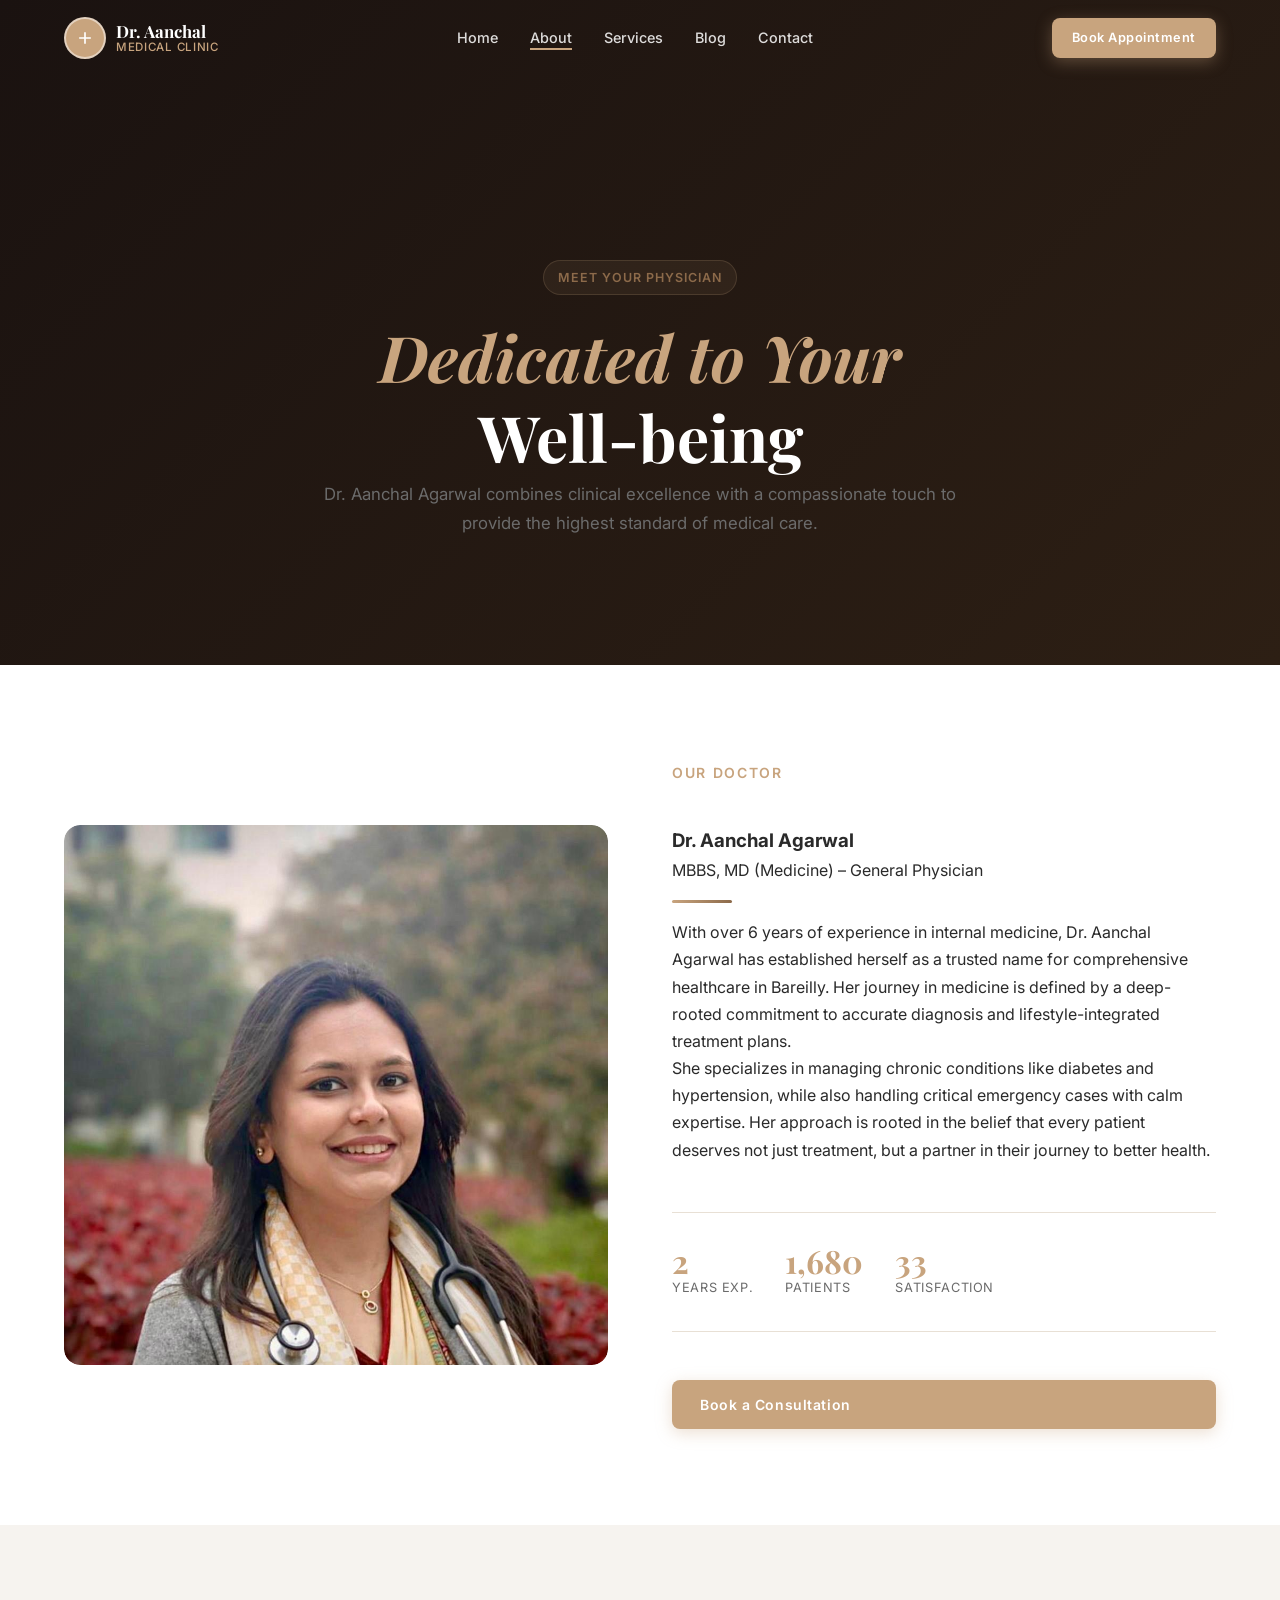
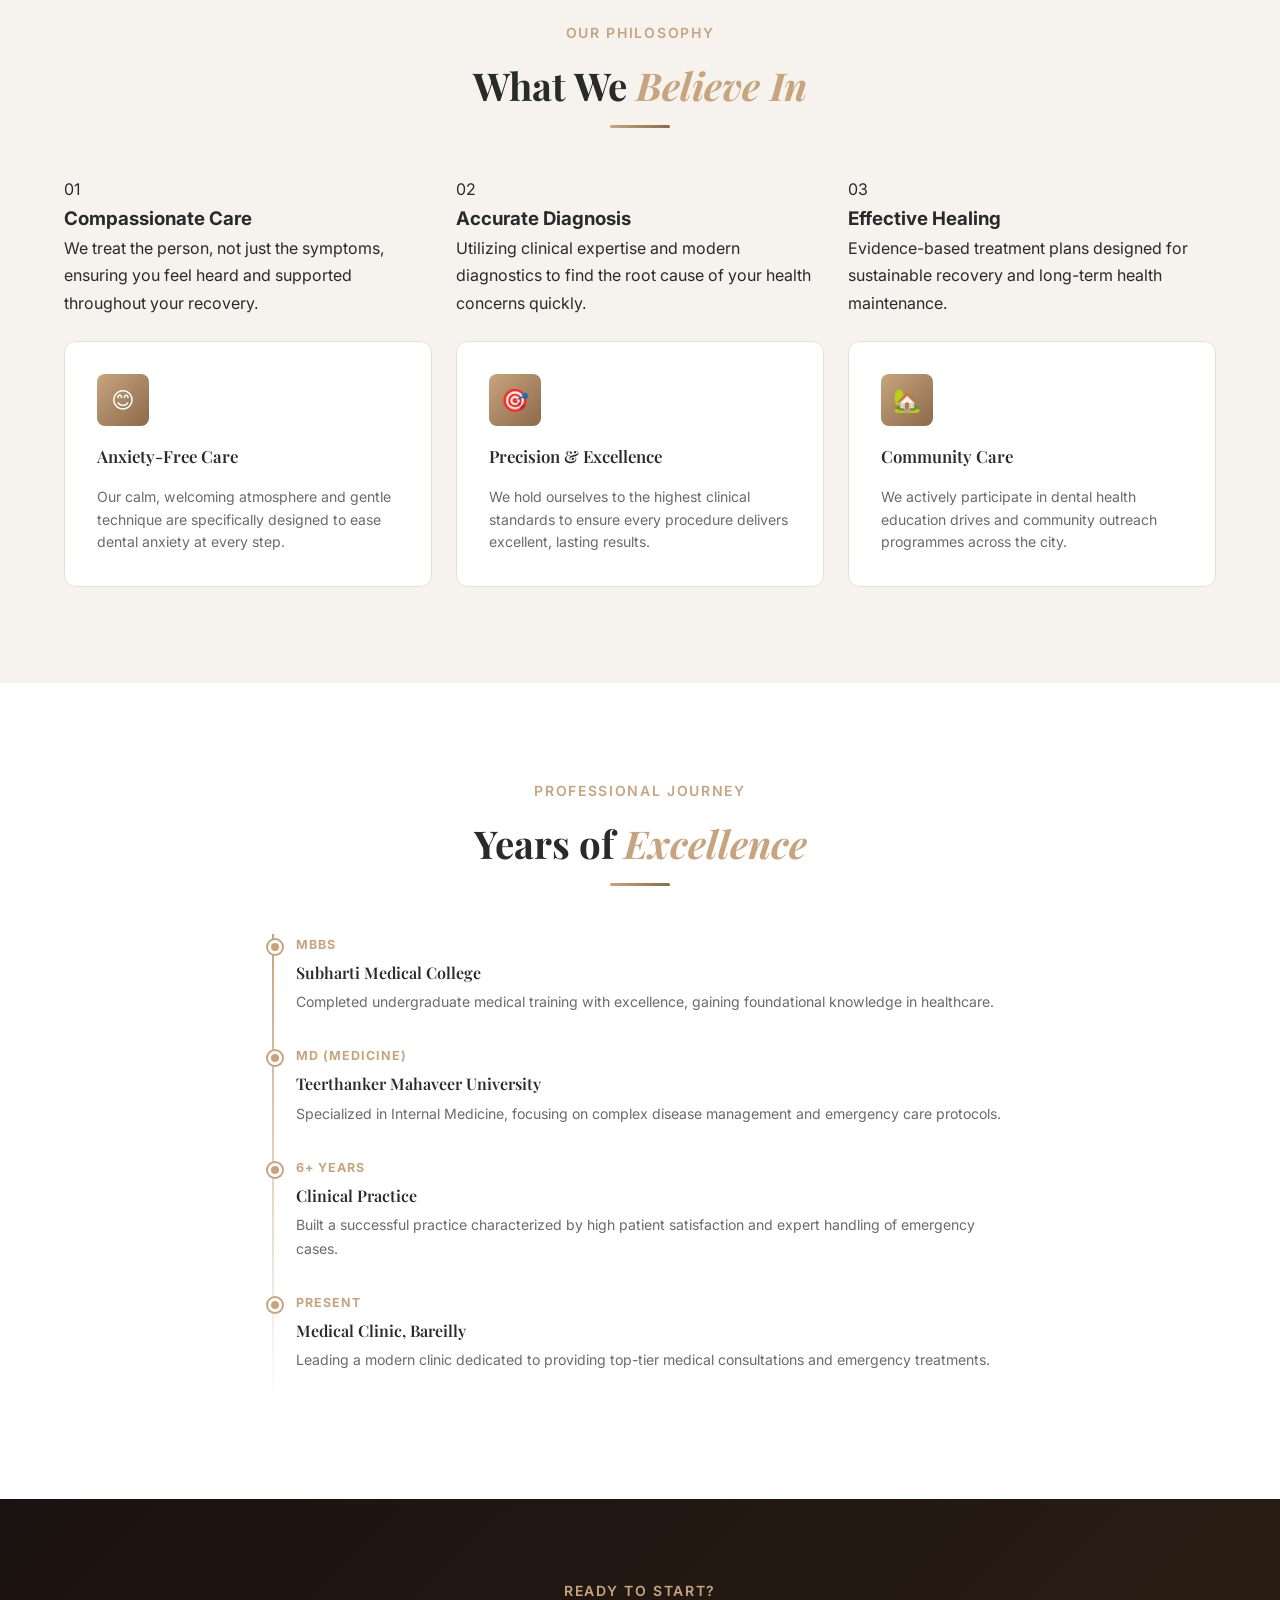
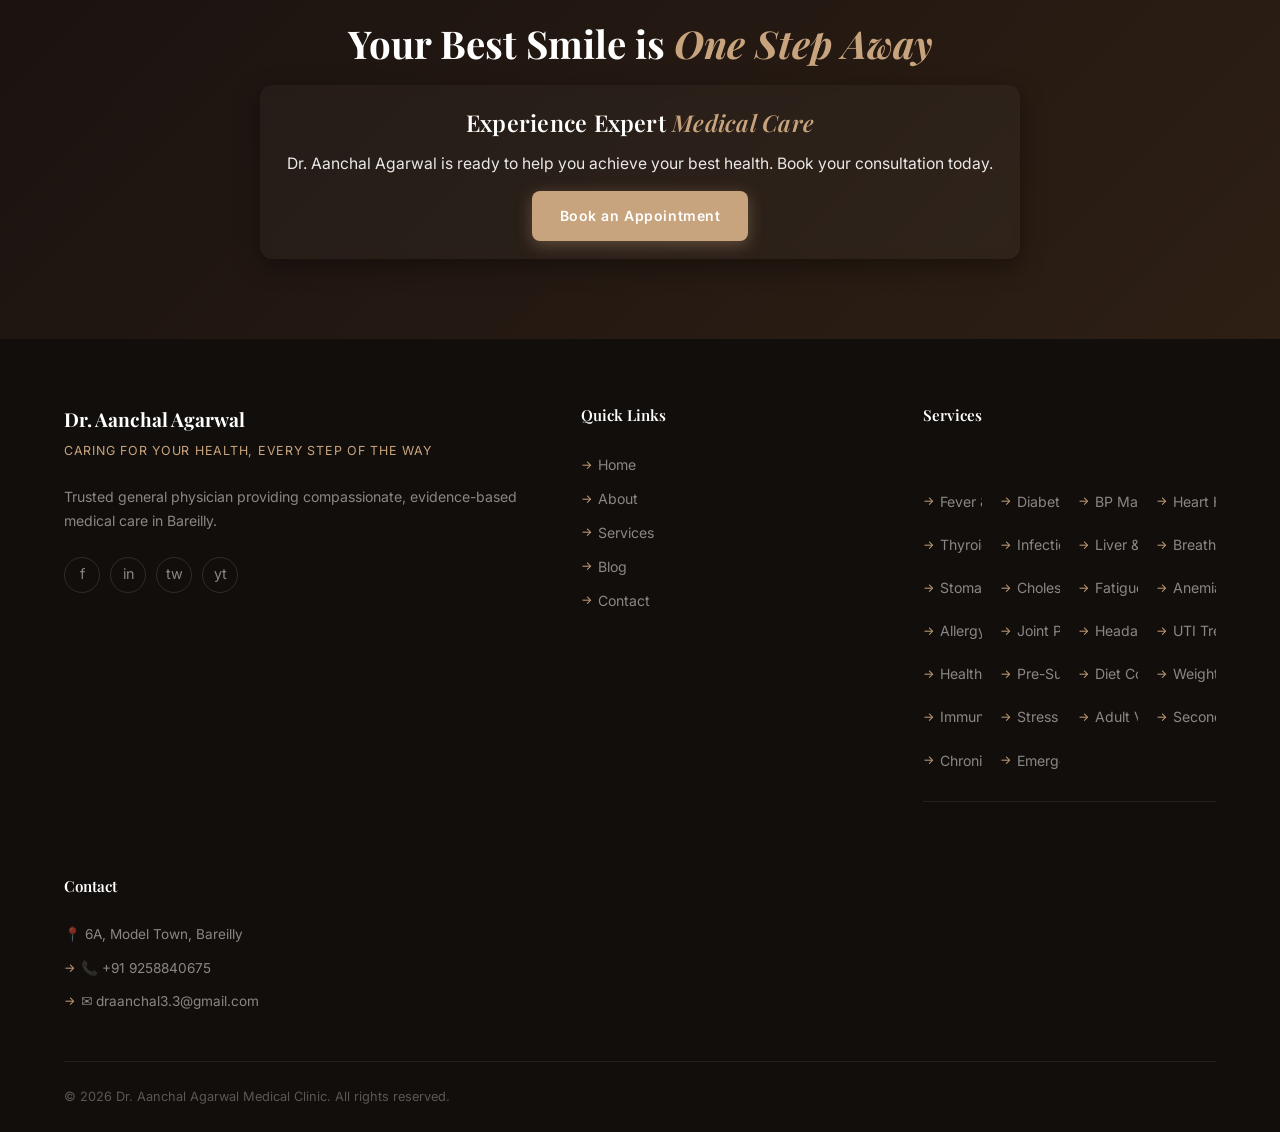
<file: about.html>
<!DOCTYPE html>
<html lang="en">
<head>
  <meta charset="UTF-8" />
  <meta name="viewport" content="width=device-width, initial-scale=1.0" />
  <meta name="description" content="Learn more about Dr. Aanchal Agarwal, a dedicated General Physician with MBBS and MD qualifications, providing expert medical care in Bareilly." />
  <title>About Dr. Aanchal Agarwal | General Physician &amp; Internal Medicine</title>
  <link rel="preconnect" href="https://fonts.googleapis.com" />
  <link rel="preconnect" href="https://fonts.gstatic.com" crossorigin />
  <link rel="stylesheet" href="assets/css/styles.css" />
  <style>
    .timeline { position: relative; padding-left: 32px; }
    .timeline::before { content:''; position:absolute; left:8px; top:0; bottom:0; width:2px; background: linear-gradient(to bottom, var(--color-primary), transparent); }
    .timeline-item { position:relative; padding-bottom:32px; }
    .timeline-item::before { content:''; position:absolute; left:-28px; top:6px; width:14px; height:14px; border-radius:50%; background:var(--color-primary); border:3px solid #fff; box-shadow:0 0 0 2px var(--color-primary); }
    .timeline-year { font-size:0.78rem; font-weight:700; color:var(--color-primary); text-transform:uppercase; letter-spacing:0.08em; margin-bottom:4px; }
    .timeline-title { font-family:var(--font-heading); font-size:1rem; font-weight:600; color:var(--color-text); margin-bottom:4px; }
    .timeline-desc { font-size:0.88rem; color:var(--color-text-muted); line-height:1.65; }
    .values-grid { display:grid; grid-template-columns:repeat(3,1fr); gap:24px; }
    @media(max-width:768px){.values-grid{grid-template-columns:1fr;}}
    @media(max-width:900px){.values-grid{grid-template-columns:repeat(2,1fr);}}
  </style>
</head>
<body>

<!-- Navbar -->
<nav class="navbar" id="navbar" role="navigation" aria-label="Main navigation">
  <div class="navbar__inner">
    <a href="index.html" class="navbar__logo" aria-label="Dr. Aanchal Medical Clinic home">
      <div class="navbar__logo-icon" aria-hidden="true">
        <svg width="20" height="20" viewBox="0 0 24 24" fill="none" stroke="currentColor" stroke-width="2.2" stroke-linecap="round" stroke-linejoin="round"><path d="M19 13h-6v6h-2v-6H5v-2h6V5h2v6h6v2z" fill="currentColor" stroke="none"/></svg>
      </div>
      <div class="navbar__logo-text">
        <span>Dr. Aanchal</span>
        <span>Medical Clinic</span>
      </div>
    </a>
    <ul class="navbar__nav" role="list">
      <li><a href="index.html">Home</a></li>
      <li><a href="about.html" class="active">About</a></li>
      <li><a href="services.html">Services</a></li>
      
      <li><a href="blog.html">Blog</a></li>
      <li><a href="contact.html">Contact</a></li>
    </ul>
    <div class="navbar__cta"><a href="index.html#appointment" class="btn btn-primary btn-sm">Book Appointment</a></div>
    <button class="navbar__hamburger" id="hamburger" aria-label="Toggle menu"><span></span><span></span><span></span></button>
  </div>
</nav>
<nav class="navbar__mobile" id="mobileNav" aria-label="Mobile navigation">
  <a href="index.html">Home</a><a href="about.html">About</a><a href="services.html">Services</a><a href="blog.html">Blog</a><a href="contact.html">Contact</a>
  <a href="index.html#appointment" class="btn btn-primary" style="margin-top:8px">Book Appointment</a>
</nav>

<!-- Page Hero -->
<section class="page-hero" aria-label="About page hero">
  <div class="container">
      <span class="hero-page__badge">Meet Your Physician</span>
      <h1 class="hero-page__title"><em>Dedicated to Your</em></h1>
      <h2 class="hero-page__subtitle">Well-being</h2>
      <p class="hero-page__desc">Dr. Aanchal Agarwal combines clinical excellence with a compassionate touch to provide the highest standard of medical care.</p>
  </div>
</section>

<!-- Doctor Profile -->
<section class="section" aria-labelledby="doctor-title">
  <div class="container">
    <div class="about__grid" style="display:grid;grid-template-columns:1fr 1fr;gap:64px;align-items:center;">

      <div class="about__image-wrap reveal">
        <img src="assets/images/aanchal.jpeg" alt="Dr. Aanchal Agarwal" style="width:100%;height:540px;object-fit:cover;border-radius:16px;box-shadow:0 10px 30px rgba(0,0,0,0.08);" />
      </div>

      <div class="about__content reveal reveal-delay-2">
        <span class="section-label">Our Doctor</span>
        <div class="profile-card__info">
          <h3>Dr. Aanchal Agarwal</h3>
          <p>MBBS, MD (Medicine) – General Physician</p>
          <div class="divider" aria-hidden="true"></div>
          <p class="profile-card__bio">
            With over 6 years of experience in internal medicine, Dr. Aanchal Agarwal has established herself as a trusted name for comprehensive healthcare in Bareilly. Her journey in medicine is defined by a deep-rooted commitment to accurate diagnosis and lifestyle-integrated treatment plans.
          </p>
          <p class="profile-card__bio">
            She specializes in managing chronic conditions like diabetes and hypertension, while also handling critical emergency cases with calm expertise. Her approach is rooted in the belief that every patient deserves not just treatment, but a partner in their journey to better health.
          </p>
        </div>
        <div class="about__stats" style="margin-top:24px;">
          <div><div class="about__stat-num" data-count="6" data-suffix="+">6+</div><div class="about__stat-label">Years Exp.</div></div>
          <div><div class="about__stat-num" data-count="5000" data-suffix="+">5000+</div><div class="about__stat-label">Patients</div></div>
          <div><div class="about__stat-num" data-count="99" data-suffix="%">99%</div><div class="about__stat-label">Satisfaction</div></div>
        </div>
        <a href="index.html#appointment" class="btn btn-primary" style="margin-top:24px;">Book a Consultation</a>
      </div>

    </div>
  </div>
</section>

<!-- Core Values -->
<section class="section section--alt" aria-labelledby="values-title">
  <div class="container">
    <div class="section-header section-header--center">
      <span class="section-label">Our Philosophy</span>
      <h2 class="section-title" id="values-title">What We <em>Believe In</em></h2>
      <div class="divider divider--center" aria-hidden="true"></div>
    </div>
    <div class="values-grid">
      <article class="value-card reveal">
        <div class="value-card__num">01</div>
        <h3 class="value-card__title">Compassionate Care</h3>
        <p class="value-card__desc">We treat the person, not just the symptoms, ensuring you feel heard and supported throughout your recovery.</p>
      </article>

      <article class="value-card reveal reveal-delay-1">
        <div class="value-card__num">02</div>
        <h3 class="value-card__title">Accurate Diagnosis</h3>
        <p class="value-card__desc">Utilizing clinical expertise and modern diagnostics to find the root cause of your health concerns quickly.</p>
      </article>

      <article class="value-card reveal reveal-delay-2">
        <div class="value-card__num">03</div>
        <h3 class="value-card__title">Effective Healing</h3>
        <p class="value-card__desc">Evidence-based treatment plans designed for sustainable recovery and long-term health maintenance.</p>
      </article>
      <div class="feature-card reveal">
        <div class="feature-card__icon" aria-hidden="true">😊</div>
        <h3 class="feature-card__title">Anxiety-Free Care</h3>
        <p class="feature-card__desc">Our calm, welcoming atmosphere and gentle technique are specifically designed to ease dental anxiety at every step.</p>
      </div>
      <div class="feature-card reveal reveal-delay-1">
        <div class="feature-card__icon" aria-hidden="true">🎯</div>
        <h3 class="feature-card__title">Precision & Excellence</h3>
        <p class="feature-card__desc">We hold ourselves to the highest clinical standards to ensure every procedure delivers excellent, lasting results.</p>
      </div>
      <div class="feature-card reveal reveal-delay-2">
        <div class="feature-card__icon" aria-hidden="true">🏡</div>
        <h3 class="feature-card__title">Community Care</h3>
        <p class="feature-card__desc">We actively participate in dental health education drives and community outreach programmes across the city.</p>
      </div>
    </div>
  </div>
</section>

<!-- Journey / Timeline -->
<section class="section" aria-labelledby="journey-title">
  <div class="container" style="max-width:800px;">
    <div class="section-header section-header--center">
      <span class="section-label">Professional Journey</span>
      <h2 class="section-title" id="journey-title">Years of <em>Excellence</em></h2>
      <div class="divider divider--center" aria-hidden="true"></div>
    </div>
    <div class="timeline">

      <div class="timeline-item reveal">
        <div class="timeline-dot" aria-hidden="true"></div>
        <div class="timeline-content">
          <div class="timeline-year">MBBS</div>
          <h4 class="timeline-title">Subharti Medical College</h4>
          <p class="timeline-desc">Completed undergraduate medical training with excellence, gaining foundational knowledge in healthcare.</p>
        </div>
      </div>

      <div class="timeline-item reveal">
        <div class="timeline-dot" aria-hidden="true"></div>
        <div class="timeline-content">
          <div class="timeline-year">MD (Medicine)</div>
          <h4 class="timeline-title">Teerthanker Mahaveer University</h4>
          <p class="timeline-desc">Specialized in Internal Medicine, focusing on complex disease management and emergency care protocols.</p>
        </div>
      </div>

      <div class="timeline-item reveal">
        <div class="timeline-dot" aria-hidden="true"></div>
        <div class="timeline-content">
          <div class="timeline-year">6+ Years</div>
          <h4 class="timeline-title">Clinical Practice</h4>
          <p class="timeline-desc">Built a successful practice characterized by high patient satisfaction and expert handling of emergency cases.</p>
        </div>
      </div>

      <div class="timeline-item reveal">
        <div class="timeline-dot" aria-hidden="true"></div>
        <div class="timeline-content">
          <div class="timeline-year">Present</div>
          <h4 class="timeline-title">Medical Clinic, Bareilly</h4>
          <p class="timeline-desc">Leading a modern clinic dedicated to providing top-tier medical consultations and emergency treatments.</p>
        </div>
      </div>

    </div>
  </div>
</section>

<!-- CTA Banner -->
<section style="background:linear-gradient(135deg,#1a1210,#2d1f14);padding:80px 0;text-align:center;" aria-labelledby="cta-title">
  <div class="container">
    <span class="section-label" style="color:var(--color-primary);">Ready to Start?</span>
    <h2 class="section-title" id="cta-title" style="color:#fff;margin:8px auto 16px;">Your Best Smile is <em>One Step Away</em></h2>
    <div class="cta-box reveal">
      <h2 class="cta-box__title">Experience Expert <em>Medical Care</em></h2>
      <p class="cta-box__desc">Dr. Aanchal Agarwal is ready to help you achieve your best health. Book your consultation today.</p>
      <a href="index.html#appointment" class="btn btn-primary">Book an Appointment</a>
    </div>
  </div>
</section>

<!-- Footer -->
<footer class="footer" role="contentinfo">
  <div class="container">
    <div class="footer__top">
      <div>
        <div class="footer__brand-name">Dr. Aanchal Agarwal</div>
        <span class="footer__brand-tagline">Caring for Your Health, Every Step of the Way</span>
        <p class="footer__brand-desc">Trusted general physician providing compassionate, evidence-based medical care in Bareilly.</p>
        <div class="footer__social" aria-label="Social media">
          <a href="#" class="social-link" aria-label="Facebook">f</a>
          <a href="#" class="social-link" aria-label="Instagram">in</a>
          <a href="#" class="social-link" aria-label="Twitter">tw</a>
          <a href="#" class="social-link" aria-label="YouTube">yt</a>
        </div>
      </div>
      <div>
        <h4 class="footer__col-title">Quick Links</h4>
        <ul class="footer__links">
          <li><a href="index.html">Home</a></li><li><a href="about.html">About</a></li>
          <li><a href="services.html">Services</a></li>
          <li><a href="blog.html">Blog</a></li><li><a href="contact.html">Contact</a></li>
        </ul>
      </div>
      <div>
        <h4 class="footer__col-title">Services</h4>
        <div class="footer__services">
          <ul class="footer__links">
            <li><a href="services.html#fever">Fever &amp; Infections</a></li>
            <li><a href="services.html#diabetes">Diabetes Care</a></li>
            <li><a href="services.html#hypertension">BP Management</a></li>
            <li><a href="services.html#heart-health">Heart Health</a></li>
            <li><a href="services.html#thyroid">Thyroid Treatment</a></li>
            <li><a href="services.html#infectious-diseases">Infectious Diseases</a></li>
            <li><a href="services.html#liver-kidney">Liver &amp; Kidney</a></li>
            <li><a href="services.html#breathing-problems">Breathing Problems</a></li>
            <li><a href="services.html#stomach-issues">Stomach Issues</a></li>
            <li><a href="services.html#cholesterol">Cholesterol Control</a></li>
            <li><a href="services.html#fatigue">Fatigue Checkup</a></li>
            <li><a href="services.html#anemia">Anemia Treatment</a></li>
            <li><a href="services.html#allergy">Allergy Solutions</a></li>
            <li><a href="services.html#joint-pain">Joint Pain</a></li>
            <li><a href="services.html#headache">Headache Relief</a></li>
            <li><a href="services.html#uti">UTI Treatment</a></li>
            <li><a href="services.html#healthcheck">Health Checkups</a></li>
            <li><a href="services.html#pre-surgery">Pre-Surgery Evaluation</a></li>
            <li><a href="services.html#diet-counseling">Diet Counseling</a></li>
            <li><a href="services.html#weight-management">Weight Management</a></li>
            <li><a href="services.html#immunity">Immunity Boosting</a></li>
            <li><a href="services.html#stress-management">Stress Management</a></li>
            <li><a href="services.html#adult-vaccination">Adult Vaccination</a></li>
            <li><a href="services.html#second-opinion">Second Opinion</a></li>
            <li><a href="services.html#chronic-conditions">Chronic Conditions</a></li>
            <li><a href="services.html#emergency">Emergency Care</a></li>
          </ul>
        </div>
      </div>
      <div>
        <h4 class="footer__col-title">Contact</h4>
        <ul class="footer__links" style="gap:10px;">
          <li style="color:rgba(255,255,255,0.5);font-size:0.85rem;">📍 6A, Model Town, Bareilly</li>
          <li><a href="tel:+919258840675" style="color:rgba(255,255,255,0.5);font-size:0.85rem;">📞 +91 9258840675</a></li>
          <li><a href="mailto:draanchal3.3@gmail.com" style="color:rgba(255,255,255,0.5);font-size:0.85rem;">✉️ draanchal3.3@gmail.com</a></li>
        </ul>
      </div>
    </div>
    <div class="footer__bottom"><span>&copy; 2026 Dr. Aanchal Agarwal Medical Clinic. All rights reserved.</span></div>
  </div>
</footer>

<script src="assets/js/main.js"></script>
</body>
</file>
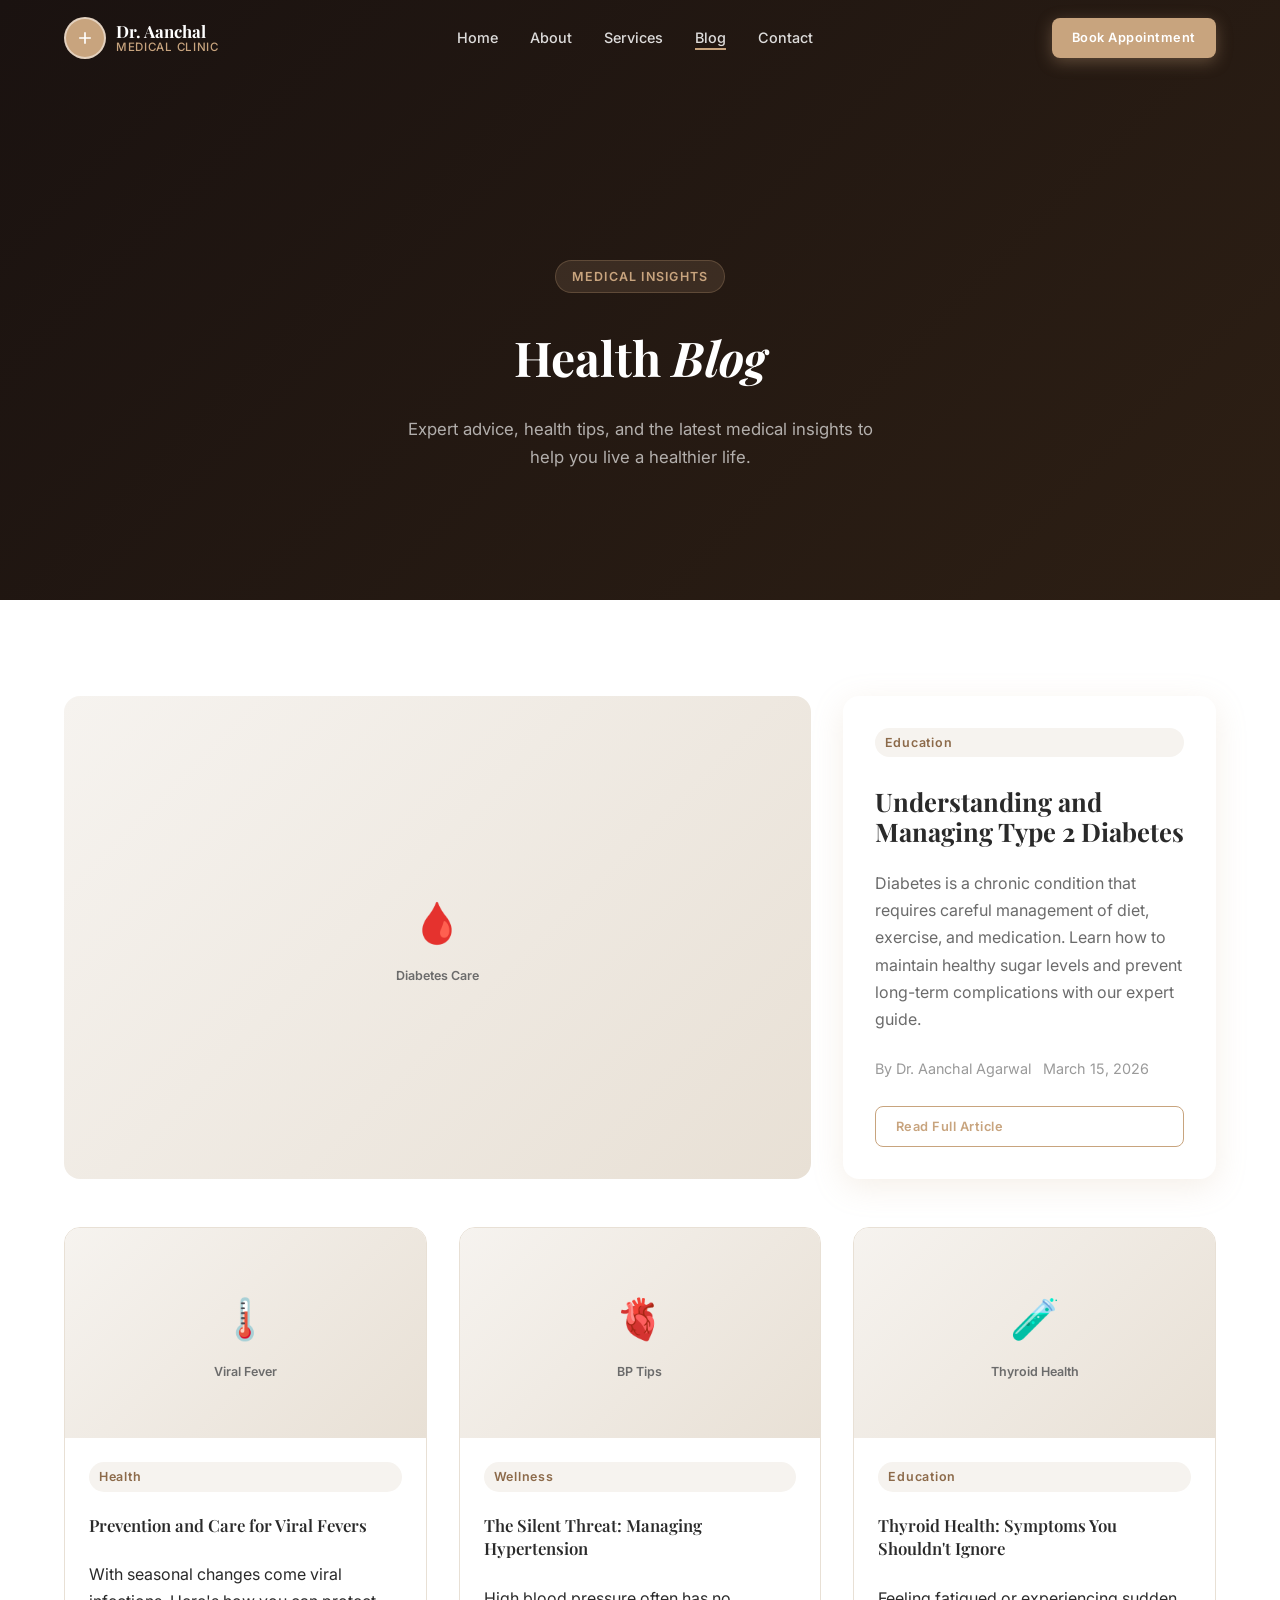
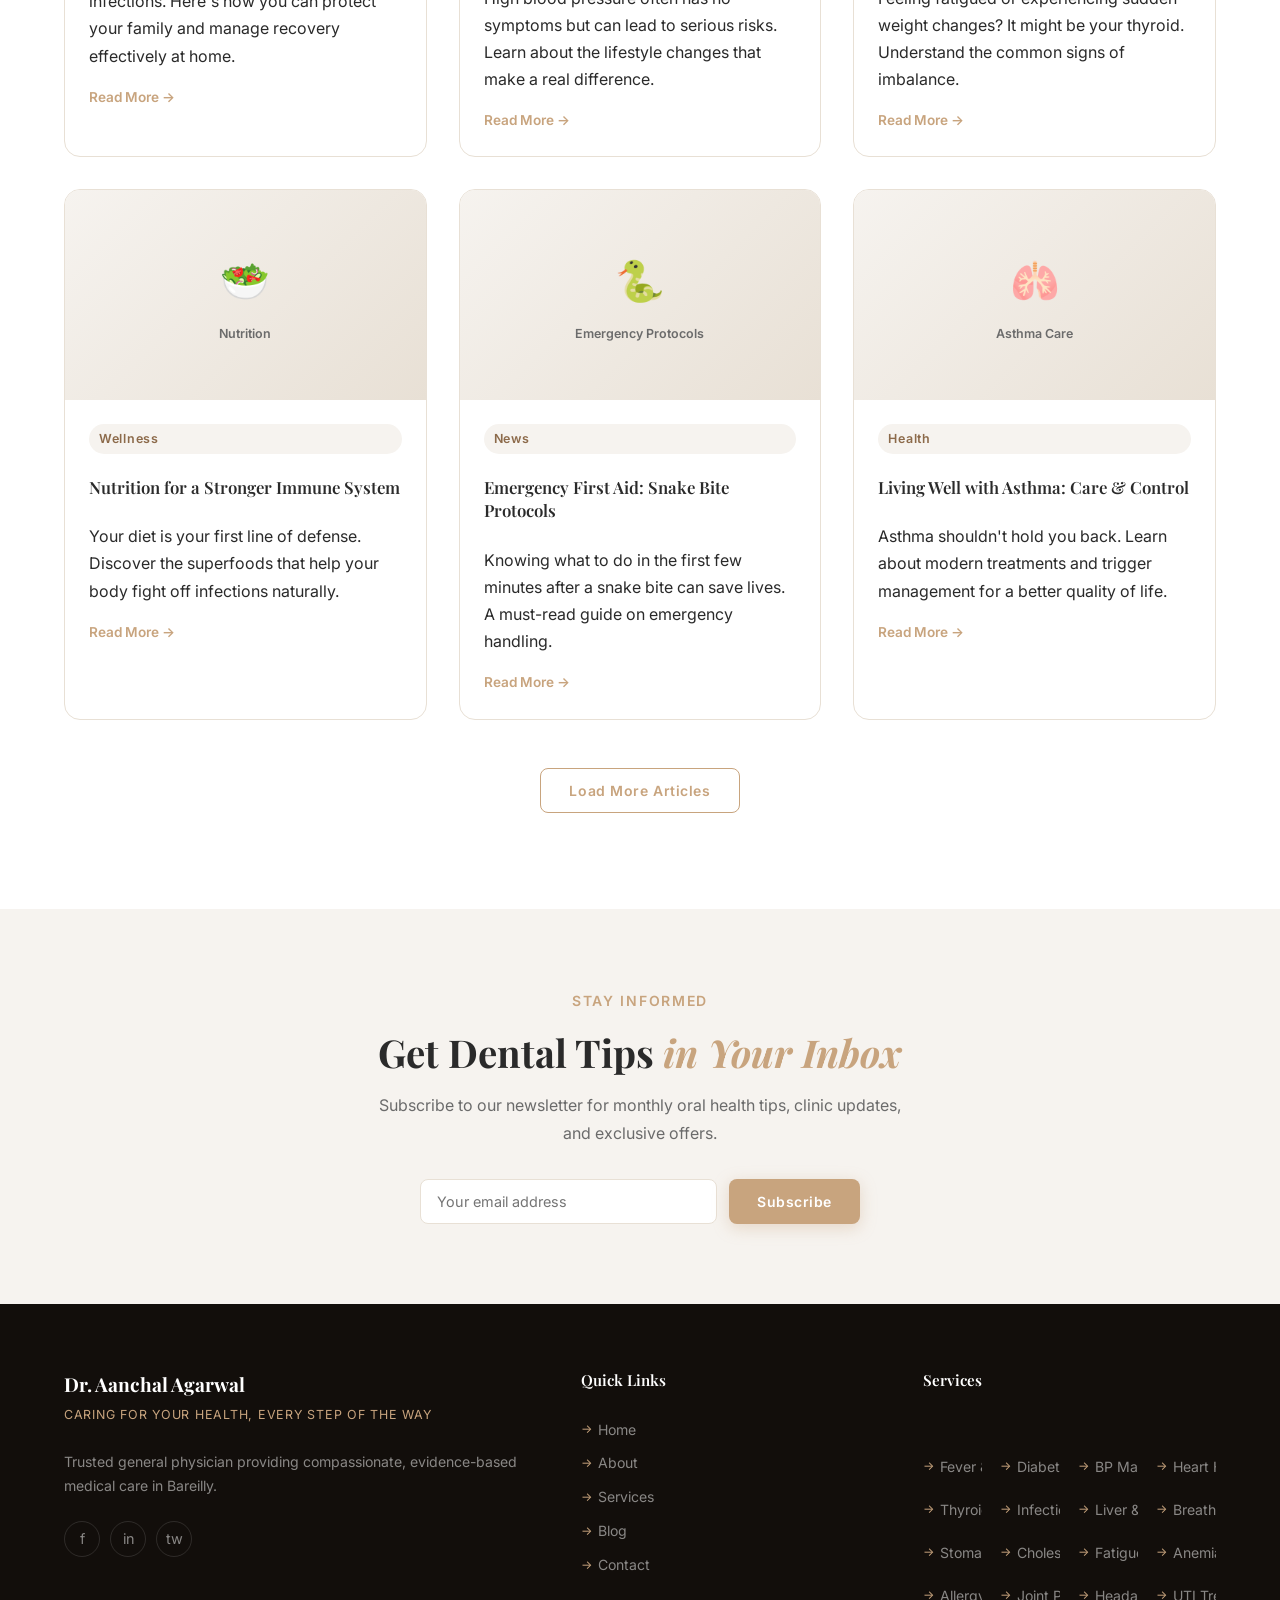
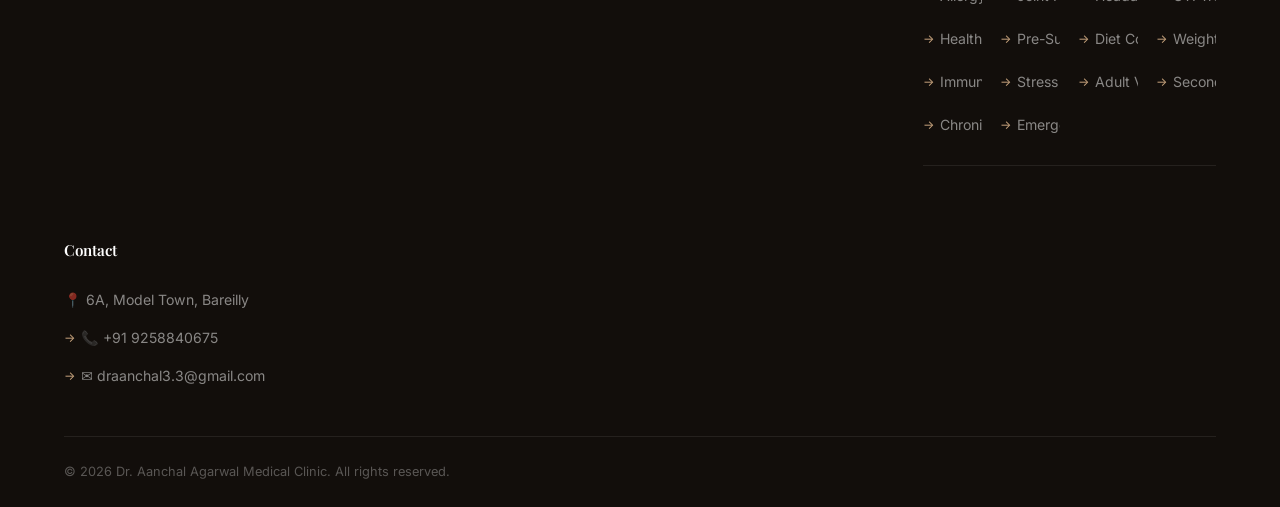
<file: blog.html>
<!DOCTYPE html>
<html lang="en">
<head>
  <meta charset="UTF-8" />
  <meta name="viewport" content="width=device-width, initial-scale=1.0" />
  <meta name="description" content="Stay informed with the latest health tips and medical insights from Dr. Aanchal Agarwal's blog. Expert advice on diabetes, fever, and wellness." />
  <title>Health Blog &amp; Insights | Dr. Aanchal Agarwal</title>
  <link rel="preconnect" href="https://fonts.googleapis.com" />
  <link rel="preconnect" href="https://fonts.gstatic.com" crossorigin />
  <link rel="stylesheet" href="assets/css/styles.css" />
</head>
<body>

<!-- Navbar -->
<nav class="navbar" id="navbar" role="navigation" aria-label="Main navigation">
  <div class="navbar__inner">
    <a href="index.html" class="navbar__logo">
      <div class="navbar__logo-icon"><svg width="20" height="20" viewBox="0 0 24 24" fill="none" stroke="currentColor" stroke-width="2.2" stroke-linecap="round" stroke-linejoin="round"><path d="M19 13h-6v6h-2v-6H5v-2h6V5h2v6h6v2z" fill="currentColor" stroke="none"/></svg></div>
      <div class="navbar__logo-text">
        <span>Dr. Aanchal</span>
        <span>Medical Clinic</span>
      </div>
    </a>
    <ul class="navbar__nav">
      <li><a href="index.html">Home</a></li><li><a href="about.html">About</a></li>
      <li><a href="services.html">Services</a></li>
      <li><a href="blog.html" class="active">Blog</a></li><li><a href="contact.html">Contact</a></li>
    </ul>
    <div class="navbar__cta"><a href="index.html#appointment" class="btn btn-primary btn-sm">Book Appointment</a></div>
    <button class="navbar__hamburger" id="hamburger" aria-label="Toggle menu"><span></span><span></span><span></span></button>
  </div>
</nav>
<nav class="navbar__mobile" id="mobileNav">
  <a href="index.html">Home</a><a href="about.html">About</a><a href="services.html">Services</a><a href="blog.html">Blog</a><a href="contact.html">Contact</a>
  <a href="index.html#appointment" class="btn btn-primary" style="margin-top:8px">Book Appointment</a>
</nav>

<!-- Page Hero -->
<section class="page-hero">
  <div class="container">
      <span class="page-hero__label">Medical Insights</span>
      <h1 class="page-hero__title">Health <em>Blog</em></h1>
      <p class="page-hero__desc">Expert advice, health tips, and the latest medical insights to help you live a healthier life.</p>
  </div>
</section>

<!-- Blog Content -->
<section class="section">
  <div class="container">

    <!-- Featured + Side Posts -->
    <article class="featured-post reveal">
        <div class="featured-post__img">
          <div class="gallery-placeholder"><span>🩸</span><p>Diabetes Care</p></div>
        </div>
        <div class="featured-post__content">
          <span class="post-cat">Education</span>
          <h2 class="featured-post__title">Understanding and Managing Type 2 Diabetes</h2>
          <p class="featured-post__desc">Diabetes is a chronic condition that requires careful management of diet, exercise, and medication. Learn how to maintain healthy sugar levels and prevent long-term complications with our expert guide.</p>
          <div class="post-meta"><span>By Dr. Aanchal Agarwal</span><span>March 15, 2026</span></div>
          <a href="#" class="btn btn-outline btn-sm">Read Full Article</a>
        </div>
      </article>

      <div class="blog-grid">
        <article class="blog-card reveal">
          <div class="blog-card__img">
            <div class="gallery-placeholder"><span>🌡️</span><p>Viral Fever</p></div>
          </div>
          <div class="blog-card__content">
            <span class="post-cat">Health</span>
            <h3 class="blog-card__title">Prevention and Care for Viral Fevers</h3>
            <p class="blog-card__desc">With seasonal changes come viral infections. Here's how you can protect your family and manage recovery effectively at home.</p>
            <a href="#" class="read-more">Read More →</a>
          </div>
        </article>

        <article class="blog-card reveal reveal-delay-1">
          <div class="blog-card__img">
            <div class="gallery-placeholder"><span>🫀</span><p>BP Tips</p></div>
          </div>
          <div class="blog-card__content">
            <span class="post-cat">Wellness</span>
            <h3 class="blog-card__title">The Silent Threat: Managing Hypertension</h3>
            <p class="blog-card__desc">High blood pressure often has no symptoms but can lead to serious risks. Learn about the lifestyle changes that make a real difference.</p>
            <a href="#" class="read-more">Read More →</a>
          </div>
        </article>

        <article class="blog-card reveal reveal-delay-2">
          <div class="blog-card__img">
            <div class="gallery-placeholder"><span>🧪</span><p>Thyroid Health</p></div>
          </div>
          <div class="blog-card__content">
            <span class="post-cat">Education</span>
            <h3 class="blog-card__title">Thyroid Health: Symptoms You Shouldn't Ignore</h3>
            <p class="blog-card__desc">Feeling fatigued or experiencing sudden weight changes? It might be your thyroid. Understand the common signs of imbalance.</p>
            <a href="#" class="read-more">Read More →</a>
          </div>
        </article>

        <article class="blog-card reveal">
          <div class="blog-card__img">
            <div class="gallery-placeholder"><span>🥗</span><p>Nutrition</p></div>
          </div>
          <div class="blog-card__content">
            <span class="post-cat">Wellness</span>
            <h3 class="blog-card__title">Nutrition for a Stronger Immune System</h3>
            <p class="blog-card__desc">Your diet is your first line of defense. Discover the superfoods that help your body fight off infections naturally.</p>
            <a href="#" class="read-more">Read More →</a>
          </div>
        </article>

        <article class="blog-card reveal reveal-delay-1">
          <div class="blog-card__img">
            <div class="gallery-placeholder"><span>🐍</span><p>Emergency Protocols</p></div>
          </div>
          <div class="blog-card__content">
            <span class="post-cat">News</span>
            <h3 class="blog-card__title">Emergency First Aid: Snake Bite Protocols</h3>
            <p class="blog-card__desc">Knowing what to do in the first few minutes after a snake bite can save lives. A must-read guide on emergency handling.</p>
            <a href="#" class="read-more">Read More →</a>
          </div>
        </article>

        <article class="blog-card reveal reveal-delay-2">
          <div class="blog-card__img">
            <div class="gallery-placeholder"><span>🫁</span><p>Asthma Care</p></div>
          </div>
          <div class="blog-card__content">
            <span class="post-cat">Health</span>
            <h3 class="blog-card__title">Living Well with Asthma: Care &amp; Control</h3>
            <p class="blog-card__desc">Asthma shouldn't hold you back. Learn about modern treatments and trigger management for a better quality of life.</p>
            <a href="#" class="read-more">Read More →</a>
          </div>
        </article>
      </div>

    <div style="text-align:center;margin-top:48px;">
      <button class="btn btn-outline">Load More Articles</button>
    </div>

  </div>
</section>

<!-- Newsletter -->
<section style="background:var(--color-secondary);padding:80px 0;">
  <div class="container" style="text-align:center;max-width:600px;">
    <span class="section-label">Stay Informed</span>
    <h2 class="section-title">Get Dental Tips <em>in Your Inbox</em></h2>
    <p style="color:var(--color-text-muted);margin-bottom:32px;">Subscribe to our newsletter for monthly oral health tips, clinic updates, and exclusive offers.</p>
    <form style="display:flex;gap:12px;max-width:440px;margin:0 auto;" onsubmit="event.preventDefault();this.innerHTML='<p style=color:var(--color-primary-dark);font-weight:600>✓ Subscribed! Thank you.</p>'">
      <input type="email" placeholder="Your email address" required style="flex:1;padding:13px 16px;border:1.5px solid var(--color-border);border-radius:8px;font-size:0.9rem;outline:none;" />
      <button type="submit" class="btn btn-primary">Subscribe</button>
    </form>
  </div>
</section>

<!-- Footer -->
<footer class="footer" role="contentinfo">
  <div class="container">
    <div class="footer__top">
      <div>
        <div class="footer__brand-name">Dr. Aanchal Agarwal</div>
        <span class="footer__brand-tagline">Caring for Your Health, Every Step of the Way</span>
        <p class="footer__brand-desc">Trusted general physician providing compassionate, evidence-based medical care in Bareilly.</p>
        <div class="footer__social"><a href="#" class="social-link">f</a><a href="#" class="social-link">in</a><a href="#" class="social-link">tw</a></div>
      </div>
      <div>
        <h4 class="footer__col-title">Quick Links</h4>
        <ul class="footer__links"><li><a href="index.html">Home</a></li><li><a href="about.html">About</a></li><li><a href="services.html">Services</a></li><li><a href="blog.html">Blog</a></li><li><a href="contact.html">Contact</a></li></ul>
      </div>
      <div>
        <h4 class="footer__col-title">Services</h4>
        <div class="footer__services">
          <ul class="footer__links">
            <li><a href="services.html#fever">Fever &amp; Infections</a></li>
            <li><a href="services.html#diabetes">Diabetes Care</a></li>
            <li><a href="services.html#hypertension">BP Management</a></li>
            <li><a href="services.html#heart-health">Heart Health</a></li>
            <li><a href="services.html#thyroid">Thyroid Treatment</a></li>
            <li><a href="services.html#infectious-diseases">Infectious Diseases</a></li>
            <li><a href="services.html#liver-kidney">Liver &amp; Kidney</a></li>
            <li><a href="services.html#breathing-problems">Breathing Problems</a></li>
            <li><a href="services.html#stomach-issues">Stomach Issues</a></li>
            <li><a href="services.html#cholesterol">Cholesterol Control</a></li>
            <li><a href="services.html#fatigue">Fatigue Checkup</a></li>
            <li><a href="services.html#anemia">Anemia Treatment</a></li>
            <li><a href="services.html#allergy">Allergy Solutions</a></li>
            <li><a href="services.html#joint-pain">Joint Pain</a></li>
            <li><a href="services.html#headache">Headache Relief</a></li>
            <li><a href="services.html#uti">UTI Treatment</a></li>
            <li><a href="services.html#healthcheck">Health Checkups</a></li>
            <li><a href="services.html#pre-surgery">Pre-Surgery Evaluation</a></li>
            <li><a href="services.html#diet-counseling">Diet Counseling</a></li>
            <li><a href="services.html#weight-management">Weight Management</a></li>
            <li><a href="services.html#immunity">Immunity Boosting</a></li>
            <li><a href="services.html#stress-management">Stress Management</a></li>
            <li><a href="services.html#adult-vaccination">Adult Vaccination</a></li>
            <li><a href="services.html#second-opinion">Second Opinion</a></li>
            <li><a href="services.html#chronic-conditions">Chronic Conditions</a></li>
            <li><a href="services.html#emergency">Emergency Care</a></li>
          </ul>
        </div>
      </div>
      <div>
        <h4 class="footer__col-title">Contact</h4>
        <ul class="footer__links" style="gap:14px;"><li style="color:rgba(255,255,255,0.5);font-size:0.88rem;">📍 6A, Model Town, Bareilly</li><li><a href="tel:+919258840675" style="color:rgba(255,255,255,0.5);font-size:0.88rem;">📞 +91 9258840675</a></li><li><a href="mailto:draanchal3.3@gmail.com" style="color:rgba(255,255,255,0.5);font-size:0.88rem;">✉️ draanchal3.3@gmail.com</a></li></ul>
      </div>
    </div>
    <div class="footer__bottom"><span>&copy; 2026 Dr. Aanchal Agarwal Medical Clinic. All rights reserved.</span></div>
  </div>
</footer>

<script src="assets/js/main.js"></script>
<script>
  document.querySelectorAll('.cat-btn').forEach(btn => {
    btn.addEventListener('click', function() {
      document.querySelectorAll('.cat-btn').forEach(b => b.classList.remove('active'));
      this.classList.add('active');
    });
  });
</script>
</body>
</html>
</file>
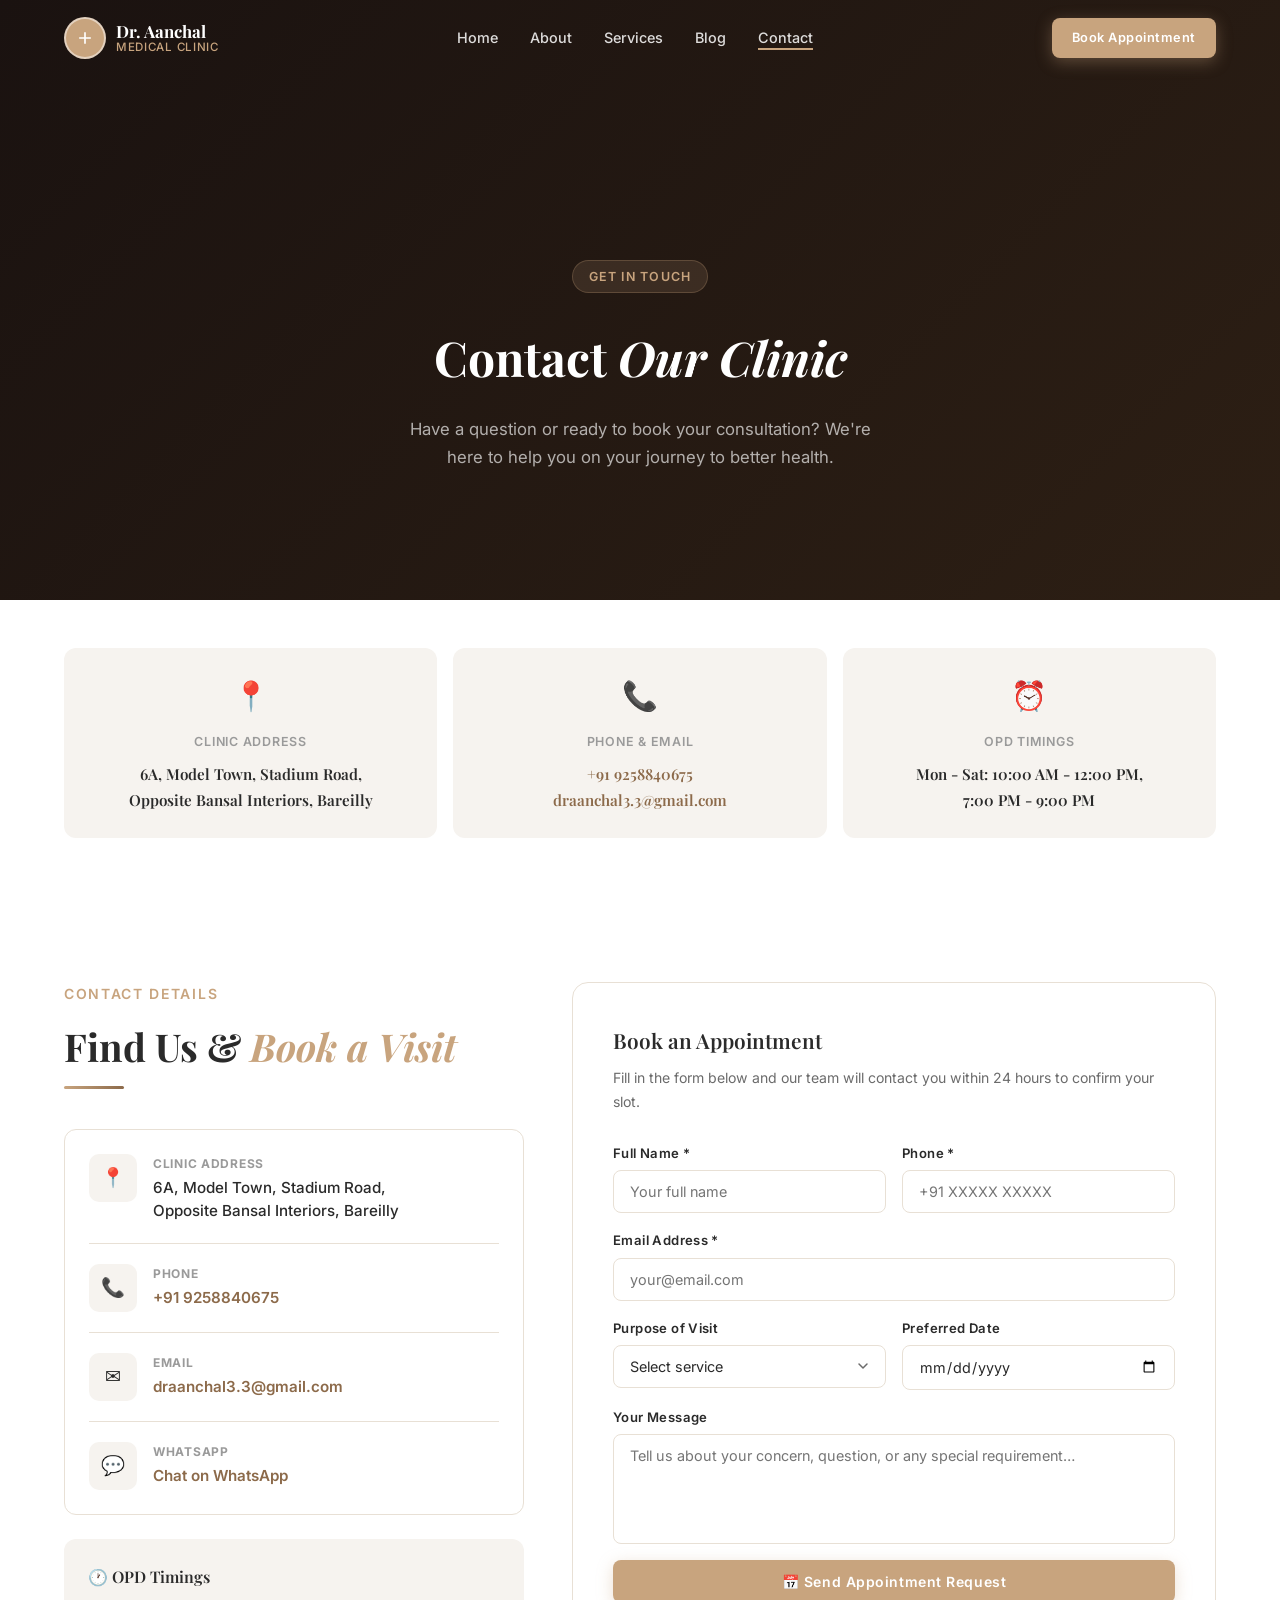
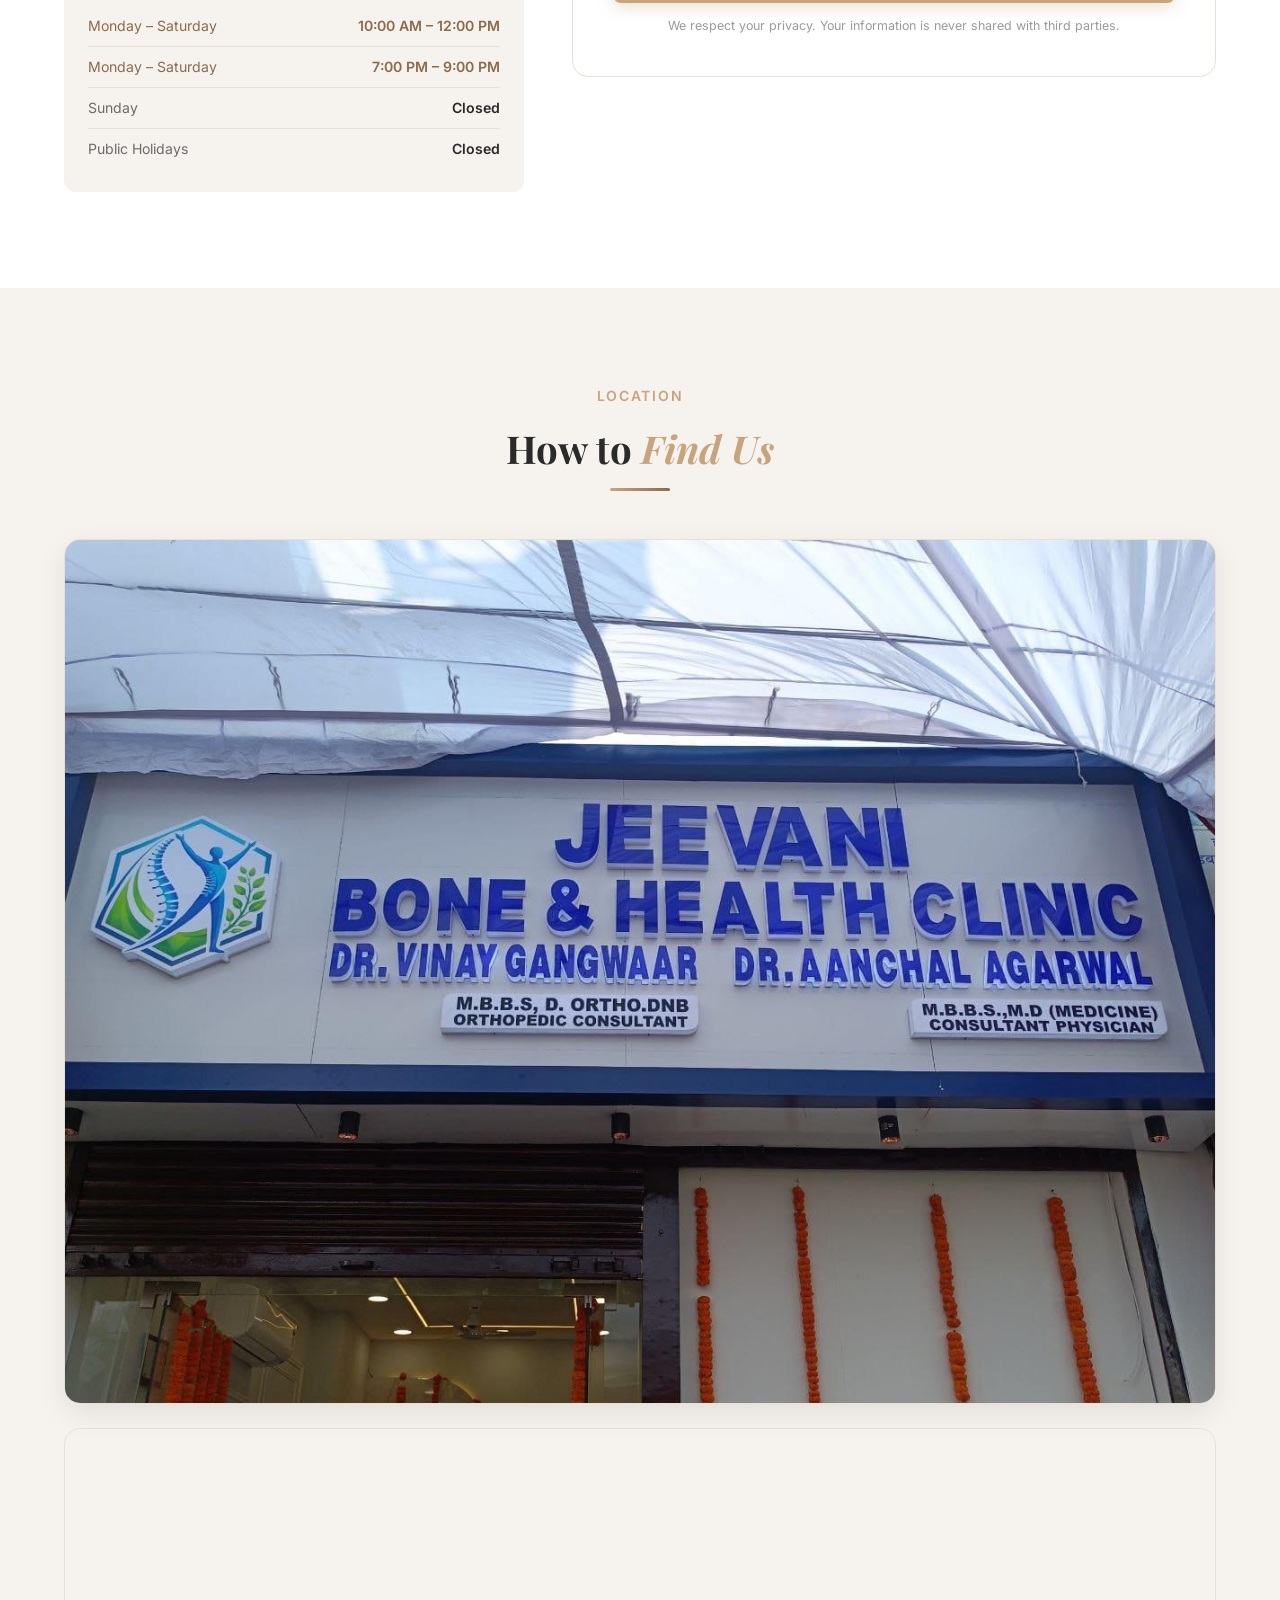
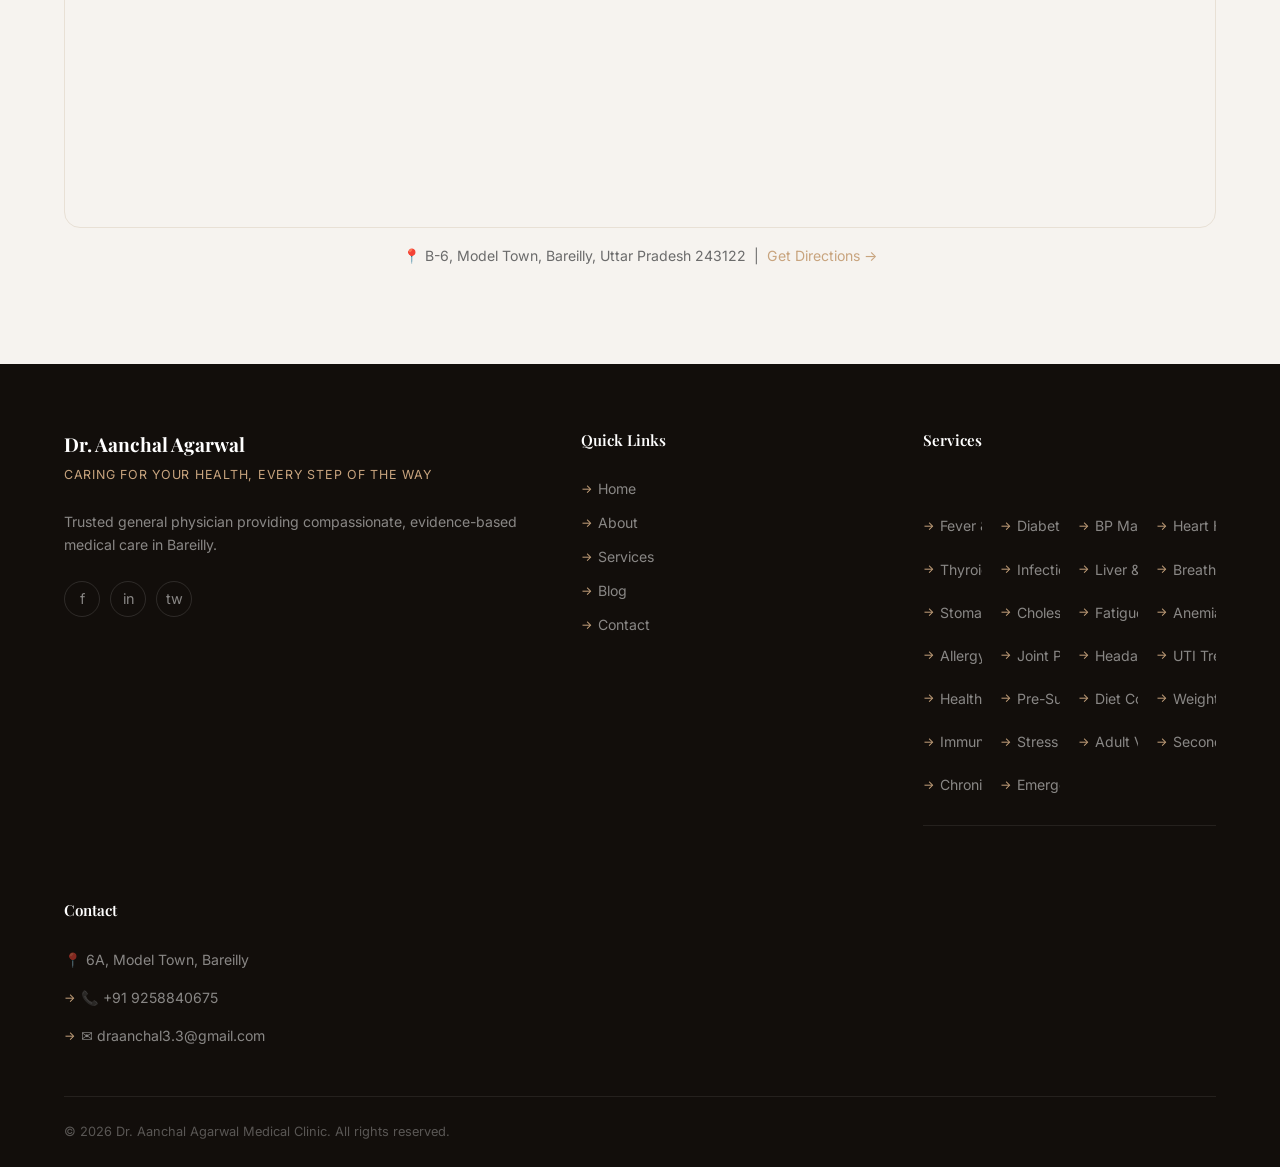
<file: contact.html>
<!DOCTYPE html>
<html lang="en">
<head>
  <meta charset="UTF-8" />
  <meta name="viewport" content="width=device-width, initial-scale=1.0" />
  <meta name="description" content="Contact Dr. Aanchal Agarwal's Medical Clinic in Bareilly for appointments. Find address, phone number, and OPD timings for general physician consultations." />
  <title>Contact Us | Dr. Aanchal Agarwal – Medical Clinic Bareilly</title>
  <link rel="preconnect" href="https://fonts.googleapis.com" />
  <link rel="preconnect" href="https://fonts.gstatic.com" crossorigin />
  <link rel="stylesheet" href="assets/css/styles.css" />
  <style>
    .contact-page-grid { display:grid;grid-template-columns:1fr 1.4fr;gap:48px;align-items:start; }
    @media(max-width:900px){.contact-page-grid{grid-template-columns:1fr;}}
    .contact-form-wrapper { background:var(--color-bg);border:1px solid var(--color-border);border-radius:16px;padding:40px; }
    .contact-card { background:var(--color-bg);border:1px solid var(--color-border);border-radius:12px;padding:24px;display:flex;flex-direction:column;gap:20px; }
    .info-row { display:flex;gap:16px;align-items:flex-start; }
    .info-icon { width:48px;height:48px;background:var(--color-secondary);border-radius:10px;display:flex;align-items:center;justify-content:center;font-size:1.2rem;flex-shrink:0; }
    .info-label { font-size:0.75rem;font-weight:700;color:var(--color-text-light);text-transform:uppercase;letter-spacing:0.06em;margin-bottom:3px; }
    .info-value { font-size:0.95rem;color:var(--color-text);font-weight:500;line-height:1.5; }
    .info-value a { color:var(--color-primary-dark);font-weight:600; }
    .hours-card { background:var(--color-secondary);border-radius:12px;padding:24px; }
    .hours-title { font-family:var(--font-heading);font-size:1rem;font-weight:600;margin-bottom:16px;color:var(--color-text); }
    .hour-row { display:flex;justify-content:space-between;padding:8px 0;border-bottom:1px solid var(--color-border);font-size:0.88rem; }
    .hour-row:last-child { border-bottom:none; }
    .hour-day { color:var(--color-text-muted); }
    .hour-time { color:var(--color-text);font-weight:600; }
    .hour-row.highlight .hour-day,.hour-row.highlight .hour-time { color:var(--color-primary-dark); }
    .map-embed { border-radius:16px;overflow:hidden;height:400px;border:1px solid var(--color-border); }
    .map-embed iframe { width:100%;height:100%;border:none;display:block; }
    .quick-contact { display:grid;grid-template-columns:repeat(3,1fr);gap:16px;margin-bottom:48px; }
    .quick-card { background:var(--color-secondary);border-radius:12px;padding:24px;text-align:center;display:flex;flex-direction:column;gap:10px;align-items:center;transition:var(--transition);cursor:pointer; }
    .quick-card:hover { background:rgba(200,164,126,0.15);transform:translateY(-3px); }
    .quick-card .icon { font-size:1.8rem; }
    .quick-card .label { font-size:0.78rem;font-weight:600;color:var(--color-text-light);text-transform:uppercase;letter-spacing:0.06em; }
    .quick-card .value { font-family:var(--font-heading);font-size:0.95rem;font-weight:600;color:var(--color-text); }
    .quick-card .value a { color:var(--color-primary-dark); }
    @media(max-width:600px){ .quick-contact{grid-template-columns:1fr;} }
  </style>
</head>
<body>

<!-- Navbar -->
<nav class="navbar" id="navbar" role="navigation" aria-label="Main navigation">
  <div class="navbar__inner">
    <a href="index.html" class="navbar__logo">
      <div class="navbar__logo-icon"><svg width="20" height="20" viewBox="0 0 24 24" fill="none" stroke="currentColor" stroke-width="2.2" stroke-linecap="round" stroke-linejoin="round"><path d="M19 13h-6v6h-2v-6H5v-2h6V5h2v6h6v2z" fill="currentColor" stroke="none"/></svg></div>
      <div class="navbar__logo-text">
        <span>Dr. Aanchal</span>
        <span>Medical Clinic</span>
      </div>
    </a>
    <ul class="navbar__nav">
      <li><a href="index.html">Home</a></li><li><a href="about.html">About</a></li>
      <li><a href="services.html">Services</a></li>
      <li><a href="blog.html">Blog</a></li><li><a href="contact.html" class="active">Contact</a></li>
    </ul>
    <div class="navbar__cta"><a href="#contact-form" class="btn btn-primary btn-sm">Book Appointment</a></div>
    <button class="navbar__hamburger" id="hamburger" aria-label="Toggle menu"><span></span><span></span><span></span></button>
  </div>
</nav>
<nav class="navbar__mobile" id="mobileNav">
  <a href="index.html">Home</a><a href="about.html">About</a><a href="services.html">Services</a><a href="blog.html">Blog</a><a href="contact.html">Contact</a>
  <a href="#contact-form" class="btn btn-primary" style="margin-top:8px">Book Appointment</a>
</nav>

<!-- Page Hero -->
<section class="page-hero">
  <div class="container">
      <span class="page-hero__label">Get in Touch</span>
      <h1 class="page-hero__title">Contact <em>Our Clinic</em></h1>
      <p class="page-hero__desc">Have a question or ready to book your consultation? We're here to help you on your journey to better health.</p>
  </div>
</section>

<!-- Quick Contact Cards -->
<section style="padding:48px 0 0;" aria-label="Quick contact information">
  <div class="container">
    <div class="quick-contact">
      <div class="quick-card reveal">
        <span class="icon">📍</span>
        <span class="label">Clinic Address</span>
        <span class="value">6A, Model Town, Stadium Road,<br>Opposite Bansal Interiors, Bareilly</span>
      </div>
      <div class="quick-card reveal reveal-delay-1">
        <span class="icon">📞</span>
        <span class="label">Phone & Email</span>
        <span class="value"><a href="tel:+919258840675">+91 9258840675</a><br><a href="mailto:draanchal3.3@gmail.com">draanchal3.3@gmail.com</a></span>
      </div>
      <div class="quick-card reveal reveal-delay-2">
        <span class="icon">⏰</span>
        <span class="label">OPD Timings</span>
        <span class="value">Mon - Sat: 10:00 AM - 12:00 PM,<br>7:00 PM - 9:00 PM</span>
      </div>
    </div>
  </div>
</section>

<!-- Contact Form + Info -->
<section class="section" id="contact-form" aria-labelledby="contact-form-title">
  <div class="container">
    <div class="contact-page-grid">

      <!-- Info Column -->
      <div style="display:flex;flex-direction:column;gap:24px;" class="reveal">

        <div>
          <span class="section-label">Contact Details</span>
          <h2 class="section-title" id="contact-form-title">Find Us &amp; <em>Book a Visit</em></h2>
          <div class="divider"></div>
        </div>

        <div class="contact-card">
          <div class="info-row">
            <div class="info-icon">📍</div>
            <div>
              <div class="info-label">Clinic Address</div>
              <div class="info-value">6A, Model Town, Stadium Road,<br>Opposite Bansal Interiors, Bareilly</div>
            </div>
          </div>
          <div style="height:1px;background:var(--color-border);"></div>
          <div class="info-row">
            <div class="info-icon">📞</div>
            <div>
              <div class="info-label">Phone</div>
              <div class="info-value"><a href="tel:+919258840675">+91 9258840675  </a></div>
            </div>
          </div>
          <div style="height:1px;background:var(--color-border);"></div>
          <div class="info-row">
            <div class="info-icon">✉️</div>
            <div>
              <div class="info-label">Email</div>
              <div class="info-value"><a href="mailto:draanchal3.3@gmail.com">draanchal3.3@gmail.com</a></div>
            </div>
          </div>
          <div style="height:1px;background:var(--color-border);"></div>
          <div class="info-row">
            <div class="info-icon">💬</div>
            <div>
              <div class="info-label">WhatsApp</div>
              <div class="info-value"><a href="https://wa.me/919258840675" target="_blank">Chat on WhatsApp</a></div>
            </div>
          </div>
        </div>

        <!-- Working Hours -->
        <div class="hours-card">
          <div class="hours-title">🕐 OPD Timings</div>
          <div class="hour-row highlight"><span class="hour-day">Monday – Saturday</span><span class="hour-time">10:00 AM – 12:00 PM</span></div>
          <div class="hour-row highlight"><span class="hour-day">Monday – Saturday</span><span class="hour-time">7:00 PM – 9:00 PM</span></div>
          <div class="hour-row"><span class="hour-day">Sunday</span><span class="hour-time">Closed</span></div>
          <div class="hour-row"><span class="hour-day">Public Holidays</span><span class="hour-time">Closed</span></div>
        </div>
      </div>

      <!-- Form Column -->
      <!-- TODO: Emailjs-->
             <div class="contact-form-wrapper reveal reveal-delay-2">
        <h3 style="font-family:var(--font-heading);font-size:1.3rem;font-weight:600;margin-bottom:8px;">Book an Appointment</h3>
        <p style="font-size:0.88rem;color:var(--color-text-muted);margin-bottom:28px;">Fill in the form below and our team will contact you within 24 hours to confirm your slot.</p>

        <form id="appointmentForm" novalidate aria-label="Contact and appointment booking form">
          <div class="form-row">
            <div class="form-group">
              <label for="c_name">Full Name *</label>
              <input type="text" id="c_name" name="name" placeholder="Your full name" required />
            </div>
            <div class="form-group">
              <label for="c_phone">Phone *</label>
              <input type="tel" id="c_phone" name="phone" placeholder="+91 XXXXX XXXXX" required />
            </div>
          </div>

          <div class="form-group">
            <label for="c_email">Email Address *</label>
            <input type="email" id="c_email" name="email" placeholder="your@email.com" required />
          </div>

          <div class="form-row">
            <div class="form-group">
              <label for="c_treatment">Purpose of Visit</label>
              <select id="c_treatment" name="treatment">
                <option value="" disabled selected>Select service</option>
                <option value="fever">Fever &amp; Infections</option>
                <option value="diabetes">Diabetes Management</option>
                <option value="hypertension">BP Control</option>
                <option value="thyroid">Thyroid Issues</option>
                <option value="respiratory">Respiratory Care</option>
                <option value="checkup">General Health Checkup</option>
                <option value="emergency">Emergency Case</option>
              </select>
            </div>
            <div class="form-group">
              <label for="c_date">Preferred Date</label>
              <input type="date" id="c_date" name="date" />
            </div>
          </div>

          <div class="form-group">
            <label for="c_message">Your Message</label>
            <textarea id="c_message" name="message" placeholder="Tell us about your concern, question, or any special requirement…" style="height:110px;"></textarea>
          </div>

          <button type="submit" class="btn btn-primary" style="width:100%;justify-content:center;">
            📅 Send Appointment Request
          </button>

          <p style="font-size:0.78rem;color:var(--color-text-light);margin-top:12px;text-align:center;">We respect your privacy. Your information is never shared with third parties.</p>
        </form>

        <div class="form-success" id="formSuccess" role="alert" aria-live="polite">
          <div style="font-size:2.5rem;margin-bottom:12px;">✅</div>
          <h4 style="font-family:var(--font-heading);font-size:1.2rem;color:var(--color-primary-dark);margin-bottom:8px;">Appointment Requested!</h4>
          <p style="color:var(--color-text-muted);font-size:0.95rem;">Thank you for reaching out. Dr. Aanchal's team will call you within 24 hours to confirm your appointment slot.</p>
        </div>
      </div>

    </div>
  </div>
</section>

<!-- Map -->
<section class="section section--alt" aria-labelledby="map-title">
  <div class="container">
    <div class="section-header section-header--center">
      <span class="section-label">Location</span>
      <h2 class="section-title" id="map-title">How to <em>Find Us</em></h2>
      <div class="divider divider--center"></div>
    </div>
    <div class="reveal" style="display:flex; flex-direction:column; gap:24px;">
      <img src="assets/images/aanchal_clinic.jpeg" alt="Dr. Aanchal Medical Clinic Exterior" style="width:100%; height:auto; border-radius:16px; box-shadow:0 10px 30px rgba(0,0,0,0.08); border:1px solid var(--color-border);" />
      <div class="map-embed">
        <iframe
          src="https://www.google.com/maps/embed?pb=!1m18!1m12!1m3!1d3497.1234567890!2d79.4304!3d28.3670!2m3!1f0!2f0!3f0!3m2!1i1024!2i768!4f13.1!3m3!1m2!1s0x39a00716e4b6a305%3A0x8f3fb4b3c3e6c4e5!2sModel%20Town%2C%20Bareilly%2C%20Uttar%20Pradesh%20243005!5e0!3m2!1sen!2sin!4v1714066800000!5m2!1sen!2sin"
          loading="lazy"
          allowfullscreen
          referrerpolicy="no-referrer-when-downgrade"
          title="Dr. Aanchal Agarwal Medical Clinic Map"
        ></iframe>
      </div>
    </div>
    <p style="text-align:center;margin-top:16px;font-size:0.88rem;color:var(--color-text-muted);">📍 B-6, Model Town, Bareilly, Uttar Pradesh 243122 &nbsp;|&nbsp; <a href="https://maps.google.com/?q=B-6,+Model+Town,+Bareilly,+Uttar+Pradesh+243122" target="_blank" style="color:var(--color-primary);">Get Directions →</a></p>
  </div>
</section>

<!-- Footer -->
<footer class="footer" role="contentinfo">
  <div class="container">
    <div class="footer__top">
      <div>
        <div class="footer__brand-name">Dr. Aanchal Agarwal</div>
        <span class="footer__brand-tagline">Caring for Your Health, Every Step of the Way</span>
        <p class="footer__brand-desc">Trusted general physician providing compassionate, evidence-based medical care in Bareilly.</p>
        <div class="footer__social"><a href="#" class="social-link">f</a><a href="#" class="social-link">in</a><a href="#" class="social-link">tw</a></div>
      </div>
      <div>
        <h4 class="footer__col-title">Quick Links</h4>
        <ul class="footer__links"><li><a href="index.html">Home</a></li><li><a href="about.html">About</a></li><li><a href="services.html">Services</a></li><li><a href="blog.html">Blog</a></li><li><a href="contact.html">Contact</a></li></ul>
      </div>
      <div>
        <h4 class="footer__col-title">Services</h4>
        <div class="footer__services">
          <ul class="footer__links">
            <li><a href="services.html#fever">Fever &amp; Infections</a></li>
            <li><a href="services.html#diabetes">Diabetes Care</a></li>
            <li><a href="services.html#hypertension">BP Management</a></li>
            <li><a href="services.html#heart-health">Heart Health</a></li>
            <li><a href="services.html#thyroid">Thyroid Treatment</a></li>
            <li><a href="services.html#infectious-diseases">Infectious Diseases</a></li>
            <li><a href="services.html#liver-kidney">Liver &amp; Kidney</a></li>
            <li><a href="services.html#breathing-problems">Breathing Problems</a></li>
            <li><a href="services.html#stomach-issues">Stomach Issues</a></li>
            <li><a href="services.html#cholesterol">Cholesterol Control</a></li>
            <li><a href="services.html#fatigue">Fatigue Checkup</a></li>
            <li><a href="services.html#anemia">Anemia Treatment</a></li>
            <li><a href="services.html#allergy">Allergy Solutions</a></li>
            <li><a href="services.html#joint-pain">Joint Pain</a></li>
            <li><a href="services.html#headache">Headache Relief</a></li>
            <li><a href="services.html#uti">UTI Treatment</a></li>
            <li><a href="services.html#healthcheck">Health Checkups</a></li>
            <li><a href="services.html#pre-surgery">Pre-Surgery Evaluation</a></li>
            <li><a href="services.html#diet-counseling">Diet Counseling</a></li>
            <li><a href="services.html#weight-management">Weight Management</a></li>
            <li><a href="services.html#immunity">Immunity Boosting</a></li>
            <li><a href="services.html#stress-management">Stress Management</a></li>
            <li><a href="services.html#adult-vaccination">Adult Vaccination</a></li>
            <li><a href="services.html#second-opinion">Second Opinion</a></li>
            <li><a href="services.html#chronic-conditions">Chronic Conditions</a></li>
            <li><a href="services.html#emergency">Emergency Care</a></li>
          </ul>
        </div>
      </div>
      <div>
        <h4 class="footer__col-title">Contact</h4>
        <ul class="footer__links" style="gap:14px;"><li style="color:rgba(255,255,255,0.5);font-size:0.88rem;">📍 6A, Model Town, Bareilly</li><li><a href="tel:+919258840675" style="color:rgba(255,255,255,0.5);font-size:0.88rem;">📞 +91 9258840675</a></li><li><a href="mailto:draanchal3.3@gmail.com" style="color:rgba(255,255,255,0.5);font-size:0.88rem;">✉️ draanchal3.3@gmail.com</a></li></ul>
      </div>
    </div>
    <div class="footer__bottom"><span>&copy; 2026 Dr. Aanchal Agarwal Medical Clinic. All rights reserved.</span></div>
  </div>
</footer>

<script src="assets/js/main.js"></script>
</body>
</html>
</file>
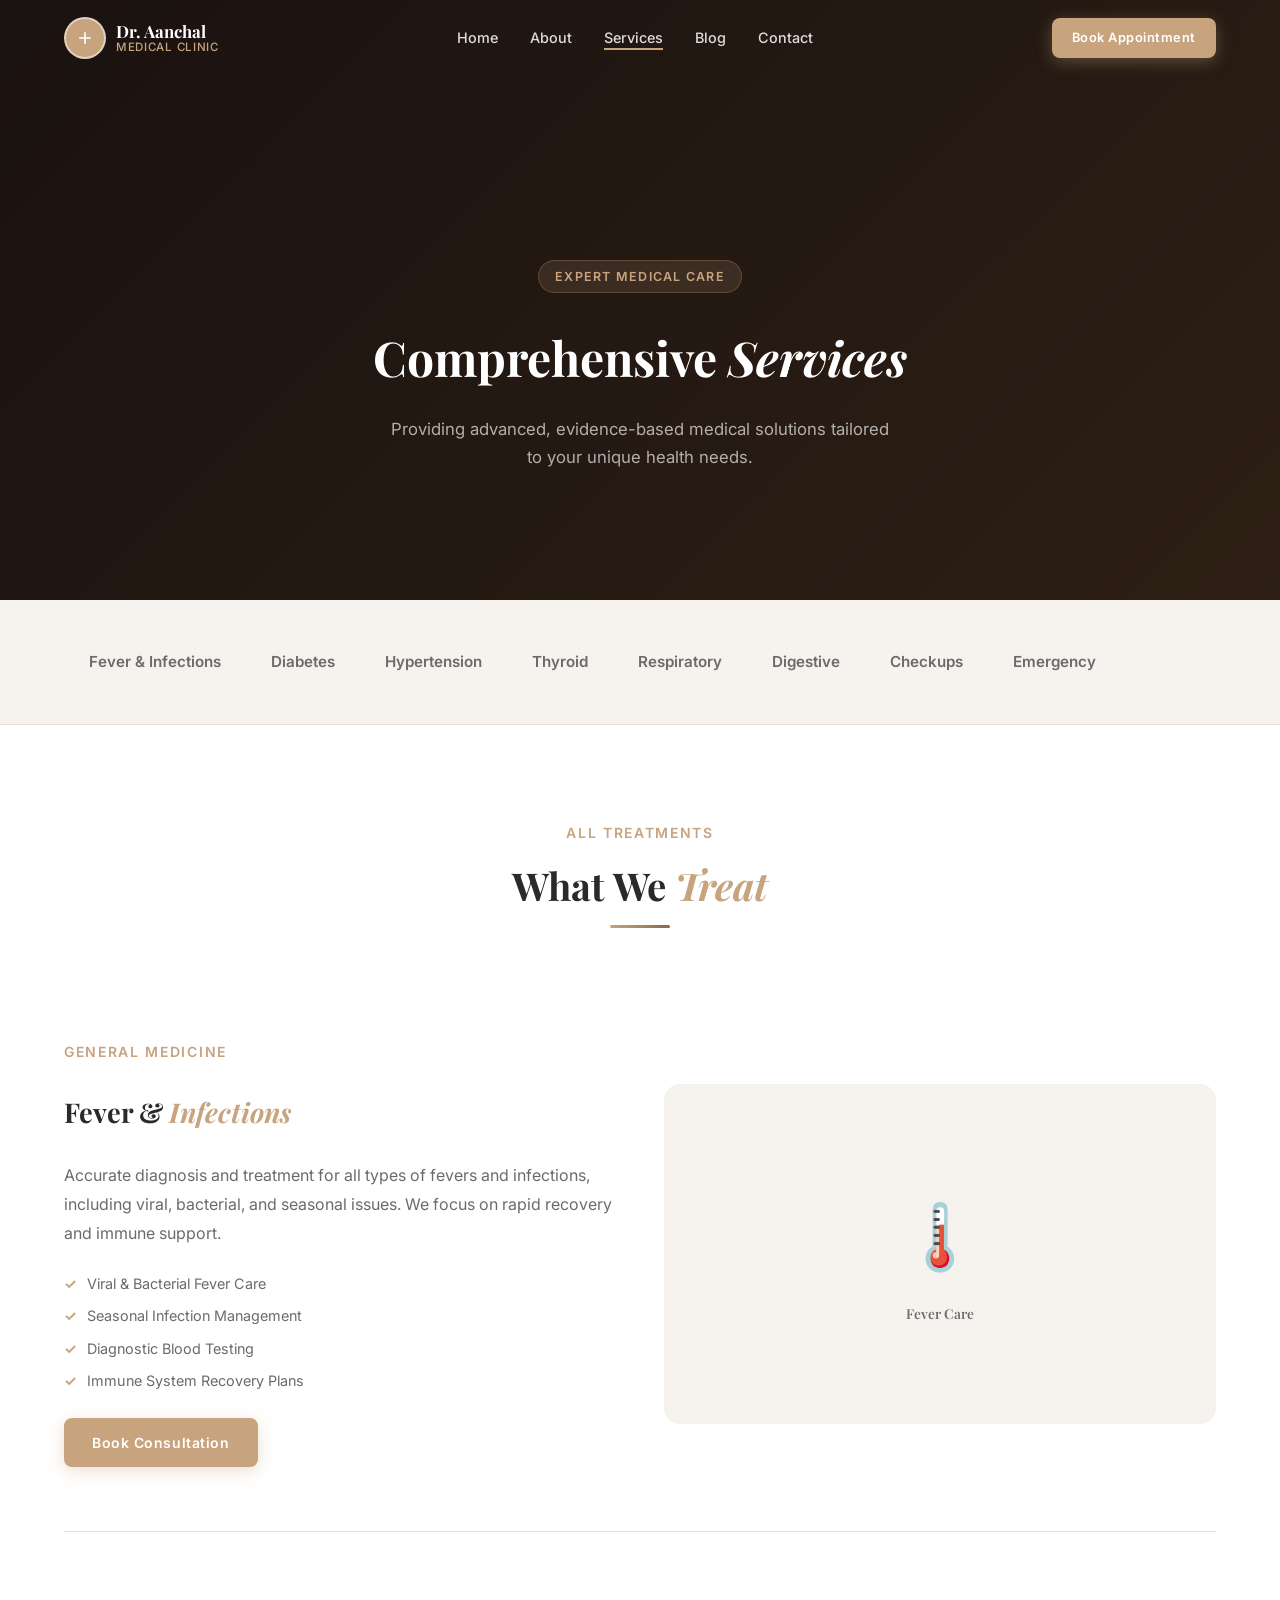
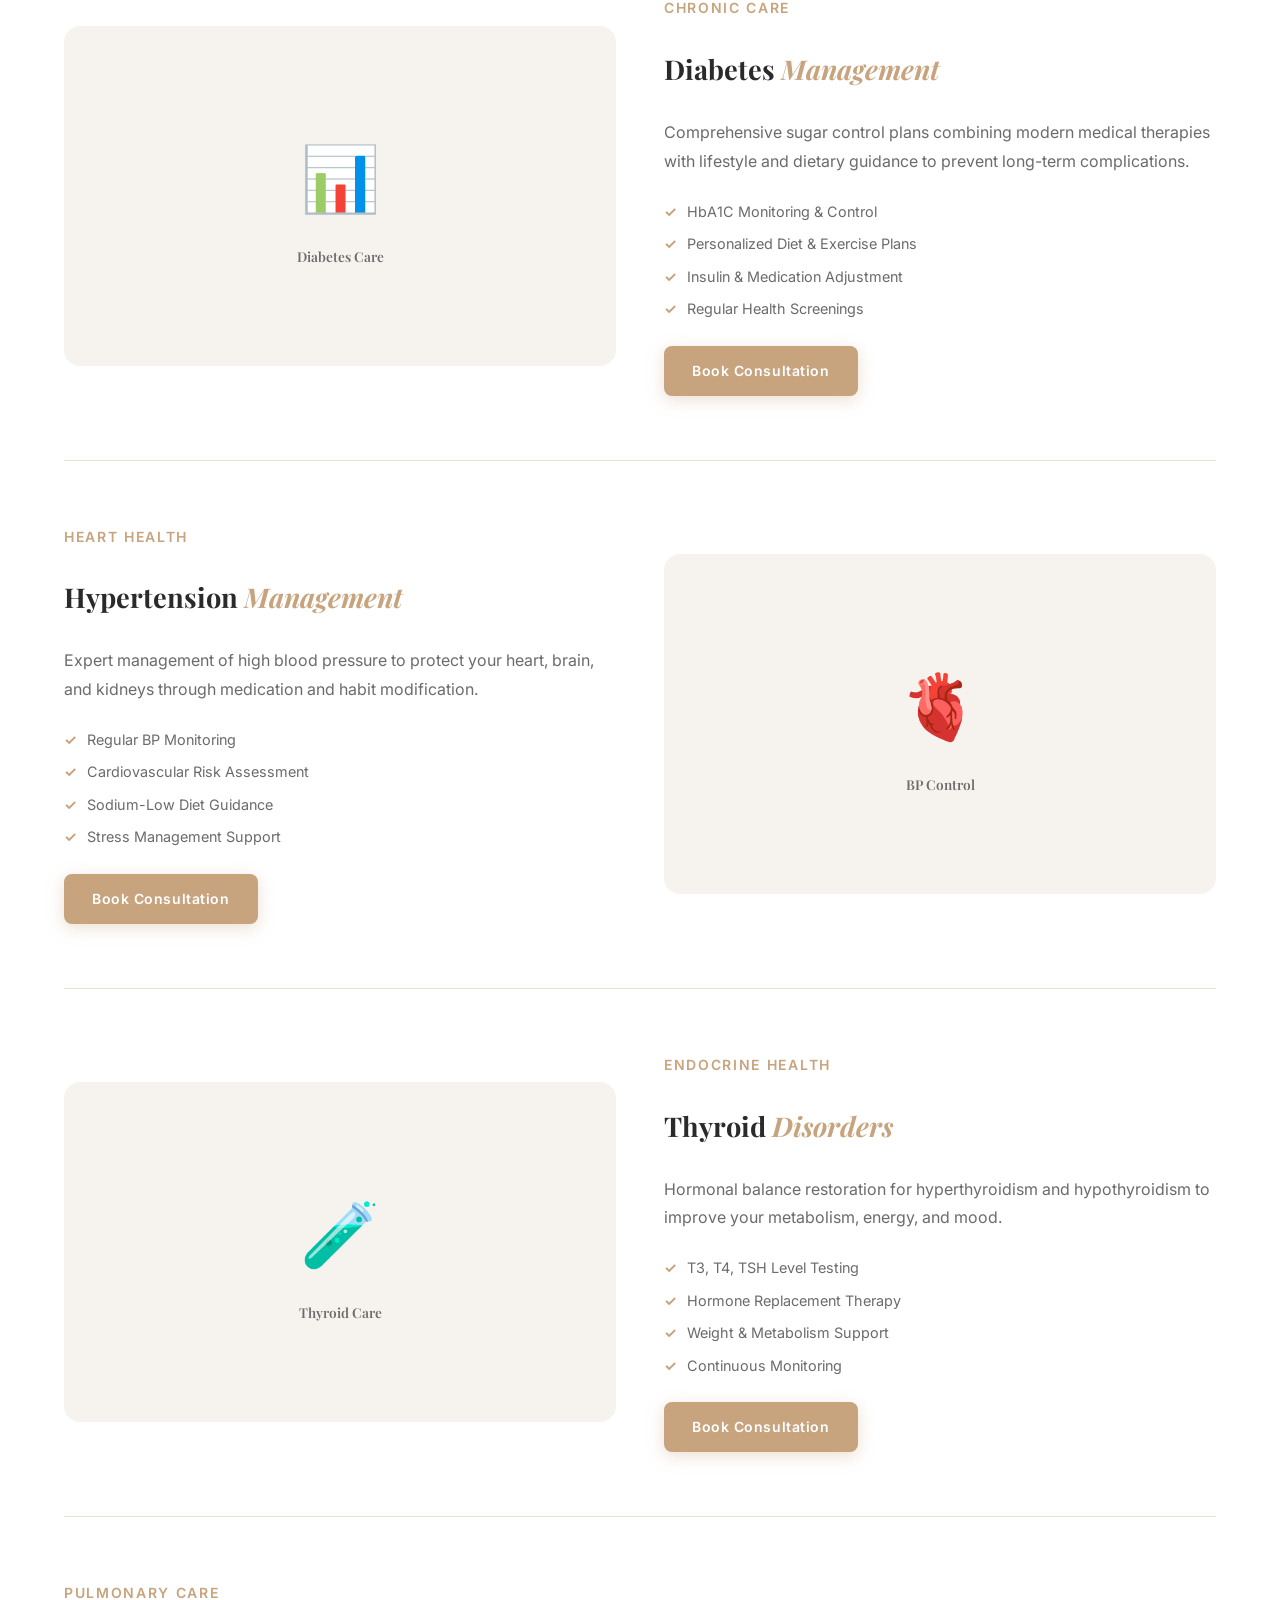
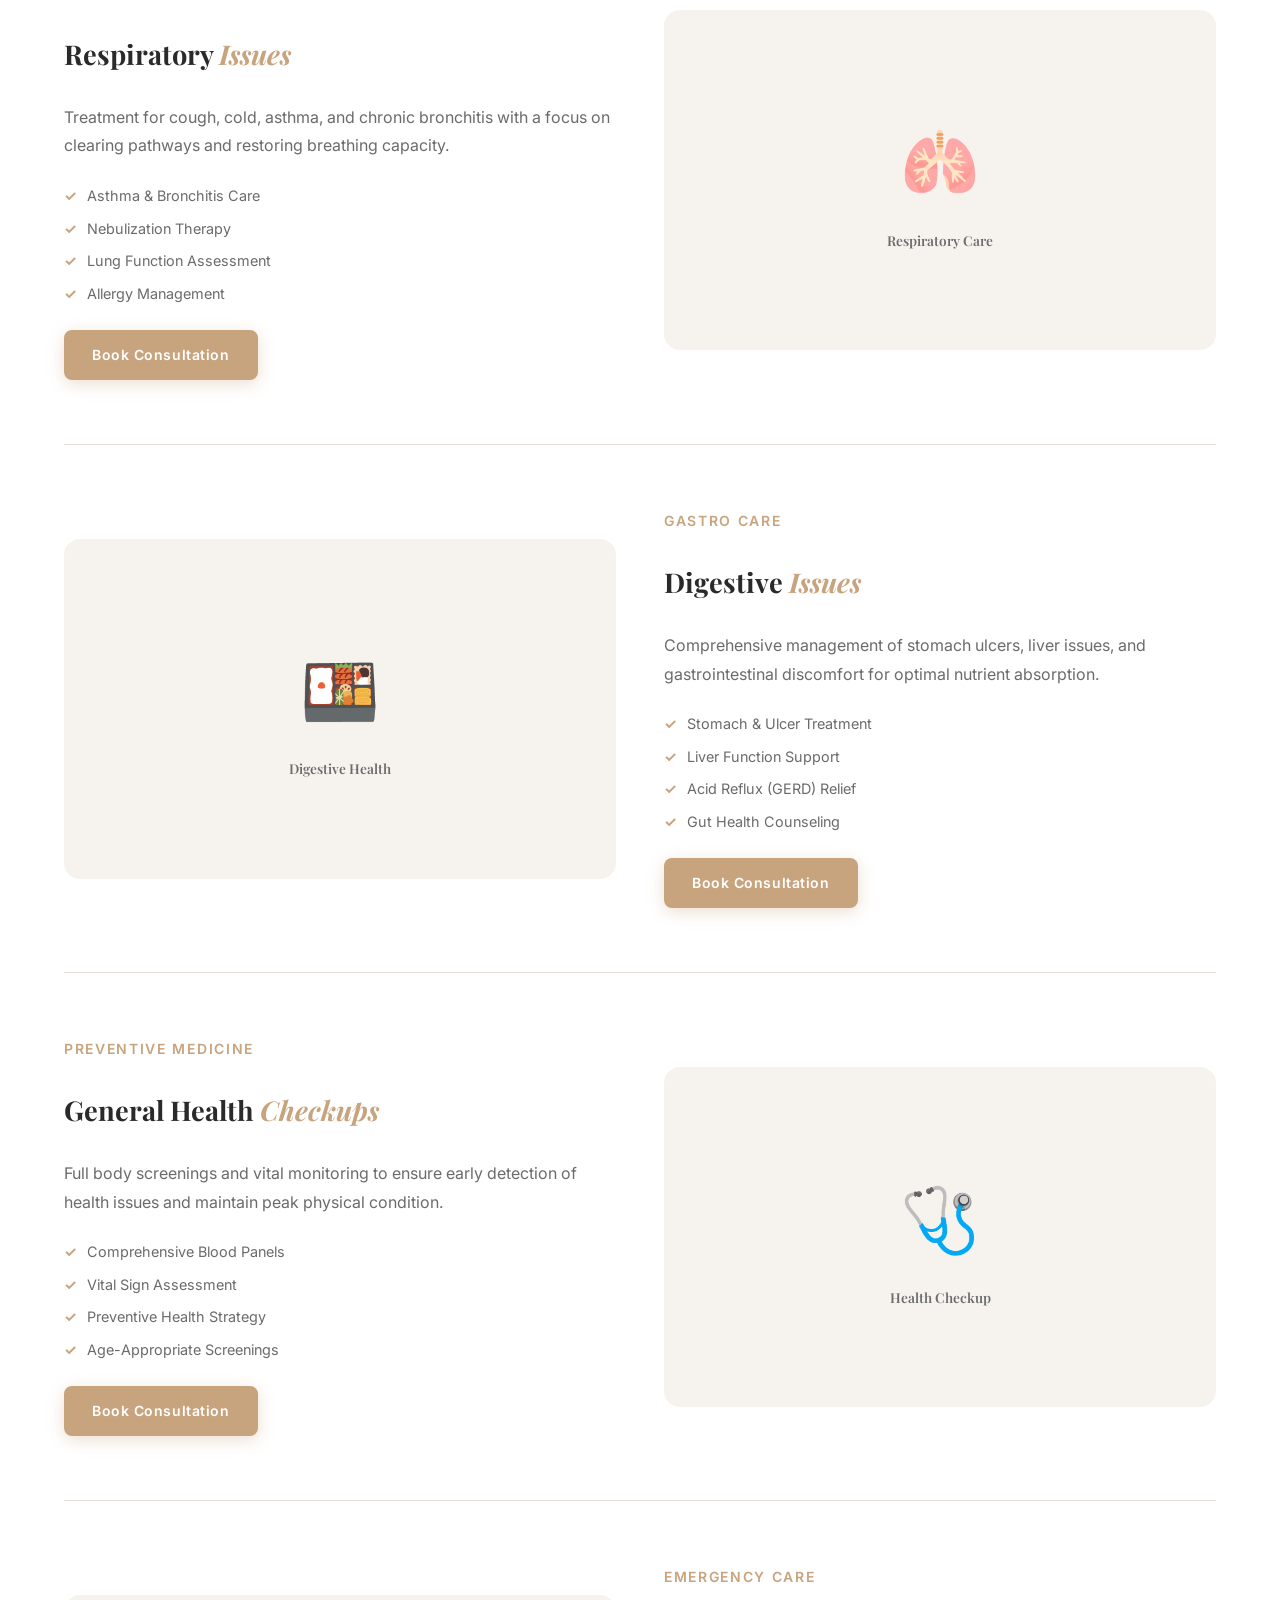
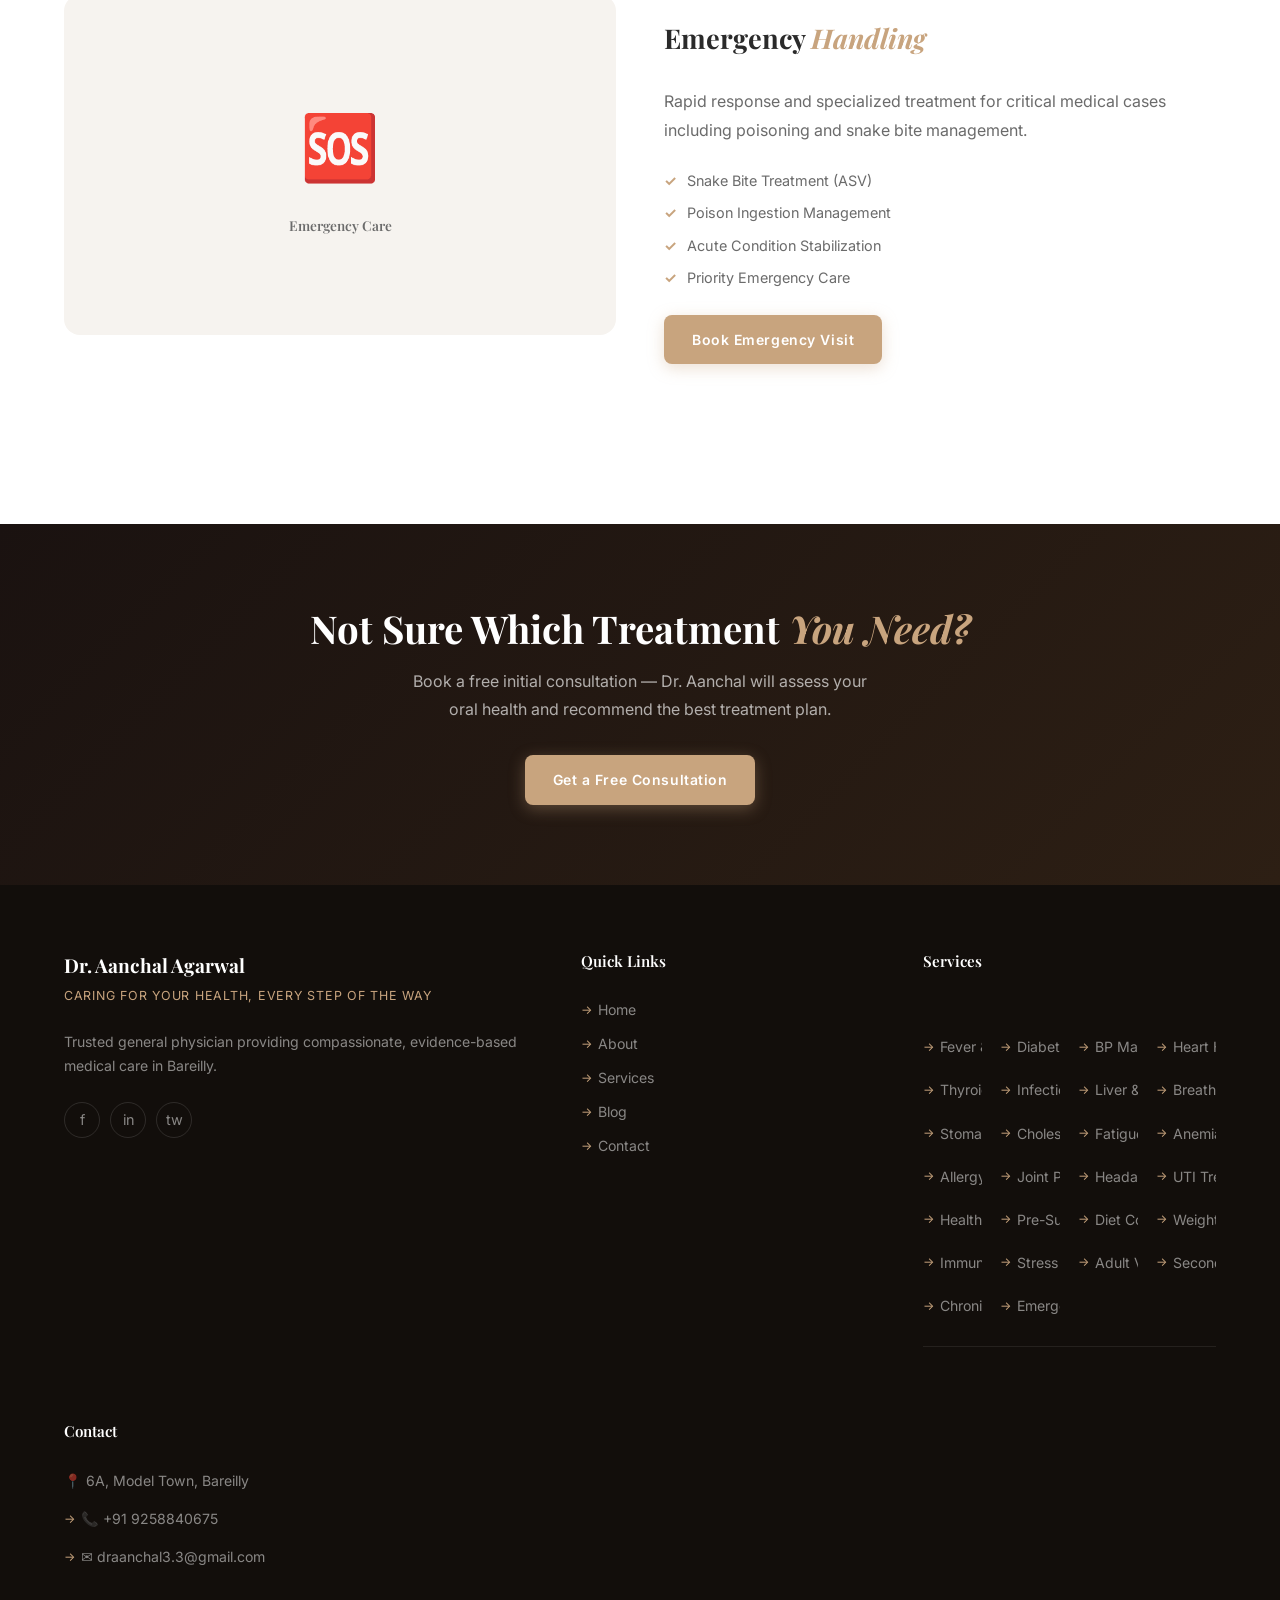
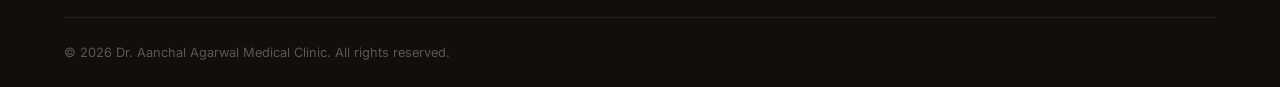
<file: services.html>
<!DOCTYPE html>
<html lang="en">
<head>
  <meta charset="UTF-8" />
  <meta name="viewport" content="width=device-width, initial-scale=1.0" />
  <meta name="description" content="Explore the comprehensive medical services offered by Dr. Aanchal Agarwal, including diabetes management, thyroid care, fever treatment, and emergency care." />
  <title>Medical Services | Dr. Aanchal Agarwal – General Physician</title>
  <link rel="preconnect" href="https://fonts.googleapis.com" />
  <link rel="preconnect" href="https://fonts.gstatic.com" crossorigin />
  <link rel="stylesheet" href="assets/css/styles.css" />
  <style>
    .service-detail { display:grid; grid-template-columns:1fr 1fr; gap:48px; align-items:center; padding:64px 0; border-bottom:1px solid var(--color-border); }
    .service-detail:last-child { border-bottom:none; }
    .service-detail:nth-child(even) { direction:rtl; }
    .service-detail:nth-child(even) > * { direction:ltr; }
    .service-detail__visual { background:var(--color-secondary); border-radius:16px; height:340px; display:flex;align-items:center;justify-content:center;flex-direction:column;gap:12px;font-size:4rem; }
    .service-detail__visual p { font-size:0.85rem;color:var(--color-text-muted);font-family:var(--font-heading);font-weight:600; }
    .service-detail__content { display:flex;flex-direction:column;gap:16px; }
    .included-list { display:flex;flex-direction:column;gap:8px;margin:8px 0; }
    .included-item { display:flex;align-items:center;gap:10px;font-size:0.9rem;color:var(--color-text-muted); }
    .included-item::before { content:'✓';color:var(--color-primary);font-weight:700;flex-shrink:0; }
    @media(max-width:768px){ .service-detail{ grid-template-columns:1fr; direction:ltr!important; } }
  </style>
</head>
<body>

<!-- Navbar -->
<nav class="navbar" id="navbar" role="navigation" aria-label="Main navigation">
  <div class="navbar__inner">
    <a href="index.html" class="navbar__logo" aria-label="Dr. Aanchal Medical Clinic home">
      <div class="navbar__logo-icon" aria-hidden="true"><svg width="20" height="20" viewBox="0 0 24 24" fill="none" stroke="currentColor" stroke-width="2.2" stroke-linecap="round" stroke-linejoin="round"><path d="M19 13h-6v6h-2v-6H5v-2h6V5h2v6h6v2z" fill="currentColor" stroke="none"/></svg></div>
      <div class="navbar__logo-text">
        <span>Dr. Aanchal</span>
        <span>Medical Clinic</span>
      </div>
    </a>
    <ul class="navbar__nav" role="list">
      <li><a href="index.html">Home</a></li><li><a href="about.html">About</a></li>
      <li><a href="services.html" class="active">Services</a></li>
      <li><a href="blog.html">Blog</a></li><li><a href="contact.html">Contact</a></li>
    </ul>
    <div class="navbar__cta"><a href="index.html#appointment" class="btn btn-primary btn-sm">Book Appointment</a></div>
    <button class="navbar__hamburger" id="hamburger" aria-label="Toggle menu"><span></span><span></span><span></span></button>
  </div>
</nav>
<nav class="navbar__mobile" id="mobileNav" aria-label="Mobile navigation">
  <a href="index.html">Home</a><a href="about.html">About</a><a href="services.html">Services</a><a href="blog.html">Blog</a><a href="contact.html">Contact</a>
  <a href="index.html#appointment" class="btn btn-primary" style="margin-top:8px">Book Appointment</a>
</nav>

<!-- Page Hero -->
<section class="page-hero" aria-label="Services hero">
  <div class="container">
      <span class="page-hero__label">Expert Medical Care</span>
      <h1 class="page-hero__title">Comprehensive <em>Services</em></h1>
      <p class="page-hero__desc">Providing advanced, evidence-based medical solutions tailored to your unique health needs.</p>
  </div>
</section>

<!-- Services Quick Nav -->
<section style="background:var(--color-secondary);padding:24px 0;border-bottom:1px solid var(--color-border);">
  <div class="container">
    <div class="services-nav reveal">
      <a href="#fever" class="services-nav__link">Fever &amp; Infections</a>
      <a href="#diabetes" class="services-nav__link">Diabetes</a>
      <a href="#hypertension" class="services-nav__link">Hypertension</a>
      <a href="#thyroid" class="services-nav__link">Thyroid</a>
      <a href="#respiratory" class="services-nav__link">Respiratory</a>
      <a href="#digestive" class="services-nav__link">Digestive</a>
      <a href="#checkup" class="services-nav__link">Checkups</a>
      <a href="#emergency" class="services-nav__link">Emergency</a>
    </div>
  </div>
</section>

<!-- Detailed Services -->
<section class="section" aria-labelledby="services-detail-title">
  <div class="container">
    <div class="section-header section-header--center">
      <span class="section-label">All Treatments</span>
      <h2 class="section-title" id="services-detail-title">What We <em>Treat</em></h2>
      <div class="divider divider--center" aria-hidden="true"></div>
    </div>

    <!-- Service 1: Fever & Infections -->
    <section id="fever" class="service-detail reveal">
      <div class="service-detail__visual"><span>🌡️</span><p>Fever Care</p></div>
      <div class="service-detail__content">
        <span class="section-label">General Medicine</span>
        <h3 class="section-title" style="font-size:1.7rem;">Fever &amp; <em>Infections</em></h3>
        <p style="color:var(--color-text-muted);line-height:1.8;">Accurate diagnosis and treatment for all types of fevers and infections, including viral, bacterial, and seasonal issues. We focus on rapid recovery and immune support.</p>
        <div class="included-list">
          <div class="included-item">Viral &amp; Bacterial Fever Care</div>
          <div class="included-item">Seasonal Infection Management</div>
          <div class="included-item">Diagnostic Blood Testing</div>
          <div class="included-item">Immune System Recovery Plans</div>
        </div>
        <a href="index.html#appointment" class="btn btn-primary" style="align-self:flex-start;">Book Consultation</a>
      </div>
    </section>

    <!-- Service 2: Diabetes Management -->
    <section id="diabetes" class="service-detail reveal">
      <div class="service-detail__visual"><span>📊</span><p>Diabetes Care</p></div>
      <div class="service-detail__content">
        <span class="section-label">Chronic Care</span>
        <h3 class="section-title" style="font-size:1.7rem;">Diabetes <em>Management</em></h3>
        <p style="color:var(--color-text-muted);line-height:1.8;">Comprehensive sugar control plans combining modern medical therapies with lifestyle and dietary guidance to prevent long-term complications.</p>
        <div class="included-list">
          <div class="included-item">HbA1C Monitoring &amp; Control</div>
          <div class="included-item">Personalized Diet &amp; Exercise Plans</div>
          <div class="included-item">Insulin &amp; Medication Adjustment</div>
          <div class="included-item">Regular Health Screenings</div>
        </div>
        <a href="index.html#appointment" class="btn btn-primary" style="align-self:flex-start;">Book Consultation</a>
      </div>
    </section>

    <!-- Service 3: Hypertension -->
    <section id="hypertension" class="service-detail reveal">
      <div class="service-detail__visual"><span>🫀</span><p>BP Control</p></div>
      <div class="service-detail__content">
        <span class="section-label">Heart Health</span>
        <h3 class="section-title" style="font-size:1.7rem;">Hypertension <em>Management</em></h3>
        <p style="color:var(--color-text-muted);line-height:1.8;">Expert management of high blood pressure to protect your heart, brain, and kidneys through medication and habit modification.</p>
        <div class="included-list">
          <div class="included-item">Regular BP Monitoring</div>
          <div class="included-item">Cardiovascular Risk Assessment</div>
          <div class="included-item">Sodium-Low Diet Guidance</div>
          <div class="included-item">Stress Management Support</div>
        </div>
        <a href="index.html#appointment" class="btn btn-primary" style="align-self:flex-start;">Book Consultation</a>
      </div>
    </section>

    <!-- Service 4: Thyroid -->
    <section id="thyroid" class="service-detail reveal">
      <div class="service-detail__visual"><span>🧪</span><p>Thyroid Care</p></div>
      <div class="service-detail__content">
        <span class="section-label">Endocrine Health</span>
        <h3 class="section-title" style="font-size:1.7rem;">Thyroid <em>Disorders</em></h3>
        <p style="color:var(--color-text-muted);line-height:1.8;">Hormonal balance restoration for hyperthyroidism and hypothyroidism to improve your metabolism, energy, and mood.</p>
        <div class="included-list">
          <div class="included-item">T3, T4, TSH Level Testing</div>
          <div class="included-item">Hormone Replacement Therapy</div>
          <div class="included-item">Weight &amp; Metabolism Support</div>
          <div class="included-item">Continuous Monitoring</div>
        </div>
        <a href="index.html#appointment" class="btn btn-primary" style="align-self:flex-start;">Book Consultation</a>
      </div>
    </section>

    <!-- Service 5: Respiratory -->
    <section id="respiratory" class="service-detail reveal">
      <div class="service-detail__visual"><span>🫁</span><p>Respiratory Care</p></div>
      <div class="service-detail__content">
        <span class="section-label">Pulmonary Care</span>
        <h3 class="section-title" style="font-size:1.7rem;">Respiratory <em>Issues</em></h3>
        <p style="color:var(--color-text-muted);line-height:1.8;">Treatment for cough, cold, asthma, and chronic bronchitis with a focus on clearing pathways and restoring breathing capacity.</p>
        <div class="included-list">
          <div class="included-item">Asthma &amp; Bronchitis Care</div>
          <div class="included-item">Nebulization Therapy</div>
          <div class="included-item">Lung Function Assessment</div>
          <div class="included-item">Allergy Management</div>
        </div>
        <a href="index.html#appointment" class="btn btn-primary" style="align-self:flex-start;">Book Consultation</a>
      </div>
    </section>

    <!-- Service 6: Digestive -->
    <section id="digestive" class="service-detail reveal">
      <div class="service-detail__visual"><span>🍱</span><p>Digestive Health</p></div>
      <div class="service-detail__content">
        <span class="section-label">Gastro Care</span>
        <h3 class="section-title" style="font-size:1.7rem;">Digestive <em>Issues</em></h3>
        <p style="color:var(--color-text-muted);line-height:1.8;">Comprehensive management of stomach ulcers, liver issues, and gastrointestinal discomfort for optimal nutrient absorption.</p>
        <div class="included-list">
          <div class="included-item">Stomach &amp; Ulcer Treatment</div>
          <div class="included-item">Liver Function Support</div>
          <div class="included-item">Acid Reflux (GERD) Relief</div>
          <div class="included-item">Gut Health Counseling</div>
        </div>
        <a href="index.html#appointment" class="btn btn-primary" style="align-self:flex-start;">Book Consultation</a>
      </div>
    </section>

    <!-- Service 7: Checkup -->
    <section id="checkup" class="service-detail reveal">
      <div class="service-detail__visual"><span>🩺</span><p>Health Checkup</p></div>
      <div class="service-detail__content">
        <span class="section-label">Preventive Medicine</span>
        <h3 class="section-title" style="font-size:1.7rem;">General Health <em>Checkups</em></h3>
        <p style="color:var(--color-text-muted);line-height:1.8;">Full body screenings and vital monitoring to ensure early detection of health issues and maintain peak physical condition.</p>
        <div class="included-list">
          <div class="included-item">Comprehensive Blood Panels</div>
          <div class="included-item">Vital Sign Assessment</div>
          <div class="included-item">Preventive Health Strategy</div>
          <div class="included-item">Age-Appropriate Screenings</div>
        </div>
        <a href="index.html#appointment" class="btn btn-primary" style="align-self:flex-start;">Book Consultation</a>
      </div>
    </section>

    <!-- Service 8: Emergency -->
    <section id="emergency" class="service-detail reveal">
      <div class="service-detail__visual"><span>🆘</span><p>Emergency Care</p></div>
      <div class="service-detail__content">
        <span class="section-label">Emergency Care</span>
        <h3 class="section-title" style="font-size:1.7rem;">Emergency <em>Handling</em></h3>
        <p style="color:var(--color-text-muted);line-height:1.8;">Rapid response and specialized treatment for critical medical cases including poisoning and snake bite management.</p>
        <div class="included-list">
          <div class="included-item">Snake Bite Treatment (ASV)</div>
          <div class="included-item">Poison Ingestion Management</div>
          <div class="included-item">Acute Condition Stabilization</div>
          <div class="included-item">Priority Emergency Care</div>
        </div>
        <a href="index.html#appointment" class="btn btn-primary" style="align-self:flex-start;">Book Emergency Visit</a>
      </div>
    </section>

  </div>
</section>

<!-- CTA -->
<section style="background:linear-gradient(135deg,#1a1210,#2d1f14);padding:80px 0;text-align:center;">
  <div class="container">
    <h2 class="section-title" style="color:#fff;margin-bottom:16px;">Not Sure Which Treatment <em>You Need?</em></h2>
    <p style="color:rgba(255,255,255,0.65);max-width:480px;margin:0 auto 32px;">Book a free initial consultation — Dr. Aanchal will assess your oral health and recommend the best treatment plan.</p>
    <a href="index.html#appointment" class="btn btn-primary">Get a Free Consultation</a>
  </div>
</section>

<!-- Footer -->
<footer class="footer" role="contentinfo">
  <div class="container">
    <div class="footer__top">
      <div>
        <div class="footer__brand-name">Dr. Aanchal Agarwal</div>
        <span class="footer__brand-tagline">Caring for Your Health, Every Step of the Way</span>
        <p class="footer__brand-desc">Trusted general physician providing compassionate, evidence-based medical care in Bareilly.</p>
        <div class="footer__social"><a href="#" class="social-link">f</a><a href="#" class="social-link">in</a><a href="#" class="social-link">tw</a></div>
      </div>
      <div>
        <h4 class="footer__col-title">Quick Links</h4>
        <ul class="footer__links"><li><a href="index.html">Home</a></li><li><a href="about.html">About</a></li><li><a href="services.html">Services</a></li><li><a href="blog.html">Blog</a></li><li><a href="contact.html">Contact</a></li></ul>
      </div>
      <div>
        <h4 class="footer__col-title">Services</h4>
        <div class="footer__services">
          <ul class="footer__links">
            <li><a href="#fever">Fever &amp; Infections</a></li>
            <li><a href="#diabetes">Diabetes Care</a></li>
            <li><a href="#hypertension">BP Management</a></li>
            <li><a href="#heart-health">Heart Health</a></li>
            <li><a href="#thyroid">Thyroid Treatment</a></li>
            <li><a href="#infectious-diseases">Infectious Diseases</a></li>
            <li><a href="#liver-kidney">Liver &amp; Kidney</a></li>
            <li><a href="#breathing-problems">Breathing Problems</a></li>
            <li><a href="#stomach-issues">Stomach Issues</a></li>
            <li><a href="#cholesterol">Cholesterol Control</a></li>
            <li><a href="#fatigue">Fatigue Checkup</a></li>
            <li><a href="#anemia">Anemia Treatment</a></li>
            <li><a href="#allergy">Allergy Solutions</a></li>
            <li><a href="#joint-pain">Joint Pain</a></li>
            <li><a href="#headache">Headache Relief</a></li>
            <li><a href="#uti">UTI Treatment</a></li>
            <li><a href="#checkup">Health Checkups</a></li>
            <li><a href="#pre-surgery">Pre-Surgery Evaluation</a></li>
            <li><a href="#diet-counseling">Diet Counseling</a></li>
            <li><a href="#weight-management">Weight Management</a></li>
            <li><a href="#immunity">Immunity Boosting</a></li>
            <li><a href="#stress-management">Stress Management</a></li>
            <li><a href="#adult-vaccination">Adult Vaccination</a></li>
            <li><a href="#second-opinion">Second Opinion</a></li>
            <li><a href="#chronic-conditions">Chronic Conditions</a></li>
            <li><a href="#emergency">Emergency Care</a></li>
          </ul>
        </div>
      </div>
      <div>
        <h4 class="footer__col-title">Contact</h4>
        <ul class="footer__links" style="gap:14px;"><li style="color:rgba(255,255,255,0.5);font-size:0.88rem;">📍 6A, Model Town, Bareilly</li><li><a href="tel:+919258840675" style="color:rgba(255,255,255,0.5);font-size:0.88rem;">📞 +91 9258840675</a></li><li><a href="mailto:draanchal3.3@gmail.com" style="color:rgba(255,255,255,0.5);font-size:0.88rem;">✉️ draanchal3.3@gmail.com</a></li></ul>
      </div>
    </div>
    <div class="footer__bottom"><span>&copy; 2026 Dr. Aanchal Agarwal Medical Clinic. All rights reserved.</span></div>
  </div>
</footer>

<script src="assets/js/main.js"></script>
</body>
</html>
</file>
<file: assets/css/styles.css>
/* ============================================================
   DR. AANCHAL DENTAL CLINIC — GLOBAL DESIGN SYSTEM
   ============================================================ */

/* ---- Google Fonts ---- */
@import url('https://fonts.googleapis.com/css2?family=Playfair+Display:ital,wght@0,400;0,600;0,700;1,400&family=Inter:wght@300;400;500;600;700&display=swap');

/* ---- CSS Custom Properties ---- */
:root {
  /* Colors */
  --color-primary:     #C8A47E;
  --color-primary-dark:#8C6A4A;
  --color-secondary:   #F6F3EF;
  --color-bg:          #FFFFFF;
  --color-text:        #2A2A2A;
  --color-text-muted:  #6B6B6B;
  --color-text-light:  #9A9A9A;
  --color-border:      #E8E0D5;
  --color-overlay:     rgba(42, 42, 42, 0.55);

  /* Typography */
  --font-heading: 'Playfair Display', Georgia, serif;
  --font-body:    'Inter', system-ui, sans-serif;

  /* Font Sizes */
  --fs-hero:    clamp(2.4rem, 5vw, 4rem);
  --fs-h2:      clamp(1.8rem, 3vw, 2.5rem);
  --fs-h3:      clamp(1.2rem, 2vw, 1.5rem);
  --fs-body:    1rem;
  --fs-sm:      0.875rem;

  /* Spacing */
  --sp-1: 8px;
  --sp-2: 16px;
  --sp-3: 24px;
  --sp-4: 32px;
  --sp-5: 48px;
  --sp-6: 64px;
  --sp-7: 96px;

  /* Layout */
  --max-width: 1200px;
  --radius-sm: 8px;
  --radius-md: 12px;
  --radius-lg: 16px;

  /* Shadows */
  --shadow-sm: 0 2px 8px rgba(200, 164, 126, 0.1);
  --shadow-md: 0 8px 32px rgba(200, 164, 126, 0.18);
  --shadow-lg: 0 16px 48px rgba(200, 164, 126, 0.25);

  /* Transitions */
  --transition: 0.35s ease-out;
  --transition-fast: 0.2s ease-out;
}

/* ============================================================
   RESET & BASE
   ============================================================ */
*, *::before, *::after {
  box-sizing: border-box;
  margin: 0;
  padding: 0;
}

html {
  scroll-behavior: smooth;
  font-size: 16px;
}

body {
  font-family: var(--font-body);
  color: var(--color-text);
  background: var(--color-bg);
  line-height: 1.7;
  overflow-x: hidden;
}

img {
  max-width: 100%;
  height: auto;
  display: block;
}

a {
  color: inherit;
  text-decoration: none;
}

ul {
  list-style: none;
}

button, input, select, textarea {
  font-family: var(--font-body);
}

/* ============================================================
   UTILITY CLASSES
   ============================================================ */
.container {
  width: 100%;
  max-width: var(--max-width);
  margin: 0 auto;
  padding: 0 var(--sp-3);
}

.section {
  padding: var(--sp-7) 0;
}

.section--alt {
  background: var(--color-secondary);
}

.section-label {
  font-family: var(--font-body);
  font-size: var(--fs-sm);
  font-weight: 600;
  letter-spacing: 0.12em;
  text-transform: uppercase;
  color: var(--color-primary);
  display: block;
  margin-bottom: var(--sp-2);
}

.section-title {
  font-family: var(--font-heading);
  font-size: var(--fs-h2);
  font-weight: 700;
  color: var(--color-text);
  line-height: 1.25;
  margin-bottom: var(--sp-2);
}

.section-title em {
  color: var(--color-primary);
  font-style: italic;
}

.section-desc {
  font-size: 1.05rem;
  color: var(--color-text-muted);
  max-width: 580px;
  margin-bottom: var(--sp-5);
}

.section-header {
  margin-bottom: var(--sp-5);
}

.section-header--center {
  text-align: center;
}

.section-header--center .section-desc {
  margin: 0 auto var(--sp-5);
}

.text-gold { color: var(--color-primary); }
.text-muted { color: var(--color-text-muted); }

.grid-2 { display: grid; grid-template-columns: repeat(2, 1fr); gap: var(--sp-4); }
.grid-3 { display: grid; grid-template-columns: repeat(3, 1fr); gap: var(--sp-4); }
.grid-4 { display: grid; grid-template-columns: repeat(4, 1fr); gap: var(--sp-3); }

.flex-center {
  display: flex;
  align-items: center;
  justify-content: center;
}

/* ============================================================
   BUTTONS
   ============================================================ */
.btn {
  display: inline-flex;
  align-items: center;
  gap: 8px;
  padding: 13px 28px;
  border-radius: var(--radius-sm);
  font-size: var(--fs-sm);
  font-weight: 600;
  letter-spacing: 0.04em;
  cursor: pointer;
  border: none;
  transition: var(--transition);
  white-space: nowrap;
}

.btn-primary {
  background: var(--color-primary);
  color: #fff;
  box-shadow: 0 4px 16px rgba(200, 164, 126, 0.35);
}

.btn-primary:hover {
  background: var(--color-primary-dark);
  transform: translateY(-2px);
  box-shadow: var(--shadow-md);
}

.btn-outline {
  background: transparent;
  color: var(--color-primary);
  border: 1.5px solid var(--color-primary);
}

.btn-outline:hover {
  background: var(--color-primary);
  color: #fff;
  transform: translateY(-2px);
}

.btn-white {
  background: #fff;
  color: var(--color-primary-dark);
}

.btn-white:hover {
  background: var(--color-secondary);
  transform: translateY(-2px);
}

.btn-sm {
  padding: 9px 20px;
  font-size: 0.8rem;
}

/* ============================================================
   NAVBAR
   ============================================================ */
.navbar {
  position: fixed;
  top: 0;
  left: 0;
  right: 0;
  z-index: 999;
  background: transparent;
  transition: background var(--transition), box-shadow var(--transition);
  padding: 0;
}

.navbar.scrolled {
  background: rgba(255, 255, 255, 0.97);
  box-shadow: 0 2px 24px rgba(200, 164, 126, 0.15);
  backdrop-filter: blur(12px);
}

.navbar__inner {
  display: flex;
  align-items: center;
  justify-content: space-between;
  height: 76px;
  padding: 0 var(--sp-3);
  max-width: var(--max-width);
  margin: 0 auto;
}

.navbar__logo {
  display: flex;
  align-items: center;
  gap: 10px;
}

.navbar__logo-icon {
  width: 42px;
  height: 42px;
  background: var(--color-primary);
  border-radius: 50%;
  display: flex;
  align-items: center;
  justify-content: center;
  color: #fff;
  font-size: 1.2rem;
}

.navbar__logo-text {
  display: flex;
  flex-direction: column;
  line-height: 1.2;
}

.navbar__logo-text span:first-child {
  font-family: var(--font-heading);
  font-size: 1.05rem;
  font-weight: 700;
  color: var(--color-text);
}

.navbar__logo-text span:last-child {
  font-size: 0.72rem;
  color: var(--color-primary);
  letter-spacing: 0.06em;
  text-transform: uppercase;
  font-weight: 500;
}

.navbar.scrolled .navbar__logo-text span:first-child { color: var(--color-text); }
.navbar:not(.scrolled) .navbar__logo-text span:first-child { color: #fff; }
.navbar:not(.scrolled) .navbar__logo-icon { border: 2px solid rgba(255,255,255,0.5); }

.navbar__nav {
  display: flex;
  align-items: center;
  gap: var(--sp-4);
}

.navbar__nav a {
  font-size: 0.9rem;
  font-weight: 500;
  color: var(--color-text-muted);
  position: relative;
  transition: color var(--transition-fast);
}

.navbar:not(.scrolled) .navbar__nav a {
  color: rgba(255,255,255,0.85);
}

.navbar__nav a::after {
  content: '';
  position: absolute;
  bottom: -4px;
  left: 0;
  right: 100%;
  height: 2px;
  background: var(--color-primary);
  transition: right var(--transition-fast);
}

.navbar__nav a:hover::after,
.navbar__nav a.active::after { right: 0; }

.navbar__nav a:hover,
.navbar__nav a.active { color: var(--color-primary); }

.navbar:not(.scrolled) .navbar__nav a:hover { color: #fff; }

.navbar__cta {
  display: flex;
  align-items: center;
  gap: var(--sp-2);
}

.navbar__hamburger {
  display: none;
  flex-direction: column;
  gap: 5px;
  cursor: pointer;
  padding: 6px;
  background: none;
  border: none;
}

.navbar__hamburger span {
  display: block;
  width: 24px;
  height: 2px;
  background: #fff;
  border-radius: 2px;
  transition: var(--transition);
}

.navbar.scrolled .navbar__hamburger span { background: var(--color-text); }

.navbar__hamburger.open span:nth-child(1) { transform: translateY(7px) rotate(45deg); }
.navbar__hamburger.open span:nth-child(2) { opacity: 0; }
.navbar__hamburger.open span:nth-child(3) { transform: translateY(-7px) rotate(-45deg); }

/* Mobile nav overlay */
.navbar__mobile {
  display: none;
  position: fixed;
  inset: 76px 0 0;
  background: rgba(255,255,255,0.98);
  backdrop-filter: blur(16px);
  flex-direction: column;
  align-items: center;
  justify-content: center;
  gap: var(--sp-4);
  z-index: 998;
  opacity: 0;
  pointer-events: none;
  transition: opacity var(--transition);
}

.navbar__mobile.open {
  opacity: 1;
  pointer-events: all;
}

.navbar__mobile a {
  font-family: var(--font-heading);
  font-size: 1.5rem;
  color: var(--color-text);
  font-weight: 600;
}

.navbar__mobile a:hover { color: var(--color-primary); }

/* ============================================================
   SERVICES NAV (Tabs)
   ============================================================ */
.services-nav{
  display:flex;
  gap:12px;
  align-items:center;
  padding:8px;
  border-radius:12px;
  background: transparent;
  overflow-x:auto;
  -webkit-overflow-scrolling:touch;
}
.services-nav::-webkit-scrollbar{ display:none; }
.services-nav__link{
  display:inline-flex;
  align-items:center;
  gap:8px;
  padding:10px 14px;
  border-radius:10px;
  background:transparent;
  color:var(--color-text-muted);
  font-weight:600;
  font-size:0.95rem;
  transition:var(--transition);
  border:1px solid transparent;
  flex:0 0 auto; /* prevents stretching when container is wide */
}
.services-nav__link:hover{
  color:var(--color-primary);
  background:rgba(200,164,126,0.06);
  transform:translateY(-2px);
  border-color:rgba(200,164,126,0.12);
}
.services-nav__link.active,
.services-nav__link:active,
.services-nav__link[aria-current="true"]{
  color:#fff;
  background:var(--color-primary);
  box-shadow:var(--shadow-sm);
  transform:none;
  border-color:transparent;
}

@media(min-width:768px){
  .services-nav{ justify-content:flex-start; padding:12px 6px; }
  .services-nav__link{ padding:12px 18px; }
}


/* ============================================================
   HERO SECTION
   ============================================================ */
.hero {
  position: relative;
  min-height: 100vh;
  display: flex;
  align-items: center;
  overflow: hidden;
  background: #1a1412;
}

.hero__bg {
  position: absolute;
  inset: 0;
  background-image: url('../images/hero-bg.jpg');
  background-size: cover;
  background-position: center 20%;
  opacity: 0.65;
  transform: scale(1.05);
  animation: heroZoom 8s ease-out forwards;
}

@keyframes heroZoom {
  from { transform: scale(1.08); }
  to   { transform: scale(1.0); }
}

.hero__gradient {
  position: absolute;
  inset: 0;
  background: linear-gradient(
    135deg,
    rgba(20, 15, 10, 0.75) 0%,
    rgba(140, 106, 74, 0.35) 60%,
    transparent 100%
  );
}

.hero__content {
  position: relative;
  z-index: 2;
  padding: var(--sp-7) var(--sp-3);
  max-width: var(--max-width);
  margin: 0 auto;
  width: 100%;
  padding-top: 120px;
}

.hero__badge {
  display: inline-flex;
  align-items: center;
  gap: 8px;
  background: rgba(200, 164, 126, 0.2);
  border: 1px solid rgba(200, 164, 126, 0.4);
  color: #e8c99a;
  padding: 6px 16px;
  border-radius: 50px;
  font-size: 0.78rem;
  font-weight: 600;
  letter-spacing: 0.1em;
  text-transform: uppercase;
  margin-bottom: var(--sp-3);
  animation: fadeInUp 0.6s ease-out 0.2s both;
}

.hero__badge-dot {
  width: 6px;
  height: 6px;
  background: var(--color-primary);
  border-radius: 50%;
  animation: pulse 1.8s infinite;
}

@keyframes pulse {
  0%, 100% { opacity: 1; transform: scale(1); }
  50%       { opacity: 0.5; transform: scale(1.3); }
}

.hero__title {
  font-family: var(--font-heading);
  font-size: var(--fs-hero);
  font-weight: 700;
  color: #fff;
  line-height: 1.18;
  max-width: 700px;
  margin-bottom: var(--sp-3);
  animation: fadeInUp 0.6s ease-out 0.4s both;
}

.hero__title em {
  color: var(--color-primary);
  font-style: italic;
  display: block;
}

.hero__subtitle {
  font-size: 1.1rem;
  color: rgba(255,255,255,0.8);
  max-width: 520px;
  line-height: 1.75;
  margin-bottom: var(--sp-5);
  animation: fadeInUp 0.6s ease-out 0.6s both;
}

.hero__actions {
  display: flex;
  align-items: center;
  gap: var(--sp-3);
  flex-wrap: wrap;
  animation: fadeInUp 0.6s ease-out 0.8s both;
}

.hero__stats {
  display: flex;
  align-items: center;
  gap: var(--sp-5);
  margin-top: var(--sp-6);
  animation: fadeInUp 0.6s ease-out 1s both;
}

.hero__stat {
  text-align: left;
}

.hero__stat-number {
  font-family: var(--font-heading);
  font-size: 2rem;
  font-weight: 700;
  color: var(--color-primary);
  line-height: 1;
}

.hero__stat-label {
  font-size: 0.78rem;
  color: rgba(255,255,255,0.65);
  margin-top: 2px;
  text-transform: uppercase;
  letter-spacing: 0.06em;
}

.hero__stat-divider {
  width: 1px;
  height: 40px;
  background: rgba(255,255,255,0.2);
}

.hero__scroll {
  position: absolute;
  bottom: 32px;
  left: 50%;
  transform: translateX(-50%);
  display: flex;
  flex-direction: column;
  align-items: center;
  gap: 8px;
  cursor: pointer;
  z-index: 2;
  animation: fadeIn 1s ease 1.5s both;
}

.hero__scroll span {
  font-size: 0.72rem;
  color: rgba(255,255,255,0.5);
  letter-spacing: 0.1em;
  text-transform: uppercase;
}

.hero__scroll-line {
  width: 1px;
  height: 40px;
  background: linear-gradient(to bottom, rgba(255,255,255,0.4), transparent);
  animation: scrollLine 1.5s ease-in-out infinite;
}

@keyframes scrollLine {
  0%   { transform: scaleY(0); transform-origin: top; }
  50%  { transform: scaleY(1); transform-origin: top; }
  100% { transform: scaleY(0); transform-origin: bottom; }
}

/* ============================================================
   PAGE HERO (about.html) — Aliases and adjustments
   Keep the same hero aesthetic but ensure visibility for non-hero pages
   ============================================================ */
.page-hero {
  padding: var(--sp-7) 0;
  background: linear-gradient(180deg, rgba(250,248,246,0.6), transparent 60%);
}
.page-hero .container {
  max-width: var(--max-width);
  margin: 0 auto;
  padding-top: 120px; /* keep title clear of fixed navbar */
  padding-bottom: 48px;
  display: flex;
  flex-direction: column;
  align-items: center;
  justify-content: center;
  text-align: center;
}

.hero-page__badge {
  display: inline-flex;
  align-items: center;
  gap: 8px;
  background: rgba(200,164,126,0.08);
  border: 1px solid rgba(200,164,126,0.18);
  color: var(--color-primary-dark);
  padding: 6px 14px;
  border-radius: 50px;
  font-size: 0.78rem;
  font-weight: 600;
  letter-spacing: 0.08em;
  text-transform: uppercase;
  margin-bottom: var(--sp-3);
}
.page-hero .hero-page__title {
  font-family: var(--font-heading);
  font-size: var(--fs-hero);
  font-weight: 700;
  color: var(--color-text);
  line-height: 1.18;
  max-width: 760px;
  margin: 0 0 4px 0; /* tighter gap to subtitle */
  text-align: center;
}
.page-hero .hero-page__title em { color: var(--color-primary); font-style: italic; display: block; }
.hero-page__desc {
  font-size: 1.05rem;
  color: var(--color-text-muted);
  max-width: 640px;
  margin-top: 6px;
}

/* Match the page hero title styles but show the subtitle in white */
.page-hero .hero-page__subtitle {
  font-family: var(--font-heading);
  font-size: var(--fs-hero);
  font-weight: 700;
  color: #ffffff;
  line-height: 1.18;
  max-width: 760px;
  margin: 0; /* remove extra gap; title now controls separation */
  text-align: center;
}

@media (max-width: 768px) {
  .page-hero .container { padding-top: 90px; }
  .hero-page__title { font-size: clamp(1.6rem, 6vw, 2.4rem); }
}

/* CTA box on dark banner: compact and distinct from hero title/subtitle */
.cta-box {
  background: rgba(255,255,255,0.03);
  color: #fff;
  padding: 18px 22px;
  max-width: 760px;
  margin: 18px auto 0;
  text-align: center;
  border-radius: 12px;
  box-shadow: 0 8px 24px rgba(0,0,0,0.35);
  backdrop-filter: blur(4px);
}
.cta-box__title {
  font-family: var(--font-heading);
  font-size: clamp(1.15rem, 2.2vw, 1.45rem);
  font-weight: 600;
  color: #fff;
  margin: 0 0 8px 0;
  letter-spacing: 0.01em;
}
.cta-box__title em { color: var(--color-primary); font-style: italic; }
.cta-box__desc {
  color: rgba(255,255,255,0.9);
  font-size: 0.98rem;
  margin: 0 0 14px 0;
}

/* ============================================================
   SERVICES SECTION
   ============================================================ */
.service-card {
  background: var(--color-bg);
  border: 1px solid var(--color-border);
  border-radius: var(--radius-lg);
  padding: var(--sp-4);
  display: flex;
  flex-direction: column;
  gap: var(--sp-2);
  transition: transform var(--transition), box-shadow var(--transition), border-color var(--transition);
  cursor: pointer;
}

.service-card:hover {
  transform: translateY(-6px);
  box-shadow: var(--shadow-lg);
  border-color: var(--color-primary);
}

.service-card__icon {
  width: 56px;
  height: 56px;
  background: var(--color-secondary);
  border-radius: var(--radius-md);
  display: flex;
  align-items: center;
  justify-content: center;
  font-size: 1.5rem;
  margin-bottom: var(--sp-1);
  transition: background var(--transition);
}

.service-card:hover .service-card__icon {
  background: var(--color-primary);
}

.service-card__icon svg,
.service-card__icon span {
  transition: color var(--transition), stroke var(--transition);
}

.service-card:hover .service-card__icon svg { stroke: #fff; }

.service-card__title {
  font-family: var(--font-heading);
  font-size: 1.1rem;
  font-weight: 600;
  color: var(--color-text);
}

.service-card__desc {
  font-size: 0.9rem;
  color: var(--color-text-muted);
  line-height: 1.65;
  flex: 1;
}

.service-card__link {
  font-size: 0.85rem;
  font-weight: 600;
  color: var(--color-primary);
  display: inline-flex;
  align-items: center;
  gap: 6px;
  margin-top: var(--sp-1);
  transition: gap var(--transition-fast);
}

.service-card:hover .service-card__link { gap: 10px; }

/* ============================================================
   ABOUT SECTION
   ============================================================ */
.about__image-wrap {
  position: relative;
  border-radius: var(--radius-lg);
  overflow: hidden;
}

.about__image-wrap img {
  width: 100%;
  height: 560px;
  object-fit: cover;
  border-radius: var(--radius-lg);
  transition: transform 0.6s ease-out;
}

.about__image-wrap:hover img { transform: scale(1.03); }

.about__badge {
  position: absolute;
  bottom: 32px;
  right: -16px;
  background: #fff;
  border-radius: var(--radius-md);
  padding: 16px 20px;
  box-shadow: var(--shadow-md);
  display: flex;
  align-items: center;
  gap: 14px;
  min-width: 180px;
}

.about__badge-icon {
  width: 44px;
  height: 44px;
  background: var(--color-primary);
  border-radius: 50%;
  display: flex;
  align-items: center;
  justify-content: center;
  color: #fff;
  font-size: 1.1rem;
  flex-shrink: 0;
}

.about__badge-text span:first-child {
  font-family: var(--font-heading);
  font-size: 1.25rem;
  font-weight: 700;
  color: var(--color-text);
  display: block;
  line-height: 1;
}

.about__badge-text span:last-child {
  font-size: 0.75rem;
  color: var(--color-text-muted);
}

.about__content {
  display: flex;
  flex-direction: column;
  justify-content: center;
  gap: var(--sp-3);
}

.about__bio {
  font-size: 1rem;
  color: var(--color-text-muted);
  line-height: 1.8;
}

.about__credentials {
  display: flex;
  flex-direction: column;
  gap: var(--sp-2);
}

.credential-item {
  display: flex;
  align-items: center;
  gap: 12px;
  font-size: 0.9rem;
  color: var(--color-text-muted);
}

.credential-dot {
  width: 8px;
  height: 8px;
  background: var(--color-primary);
  border-radius: 50%;
  flex-shrink: 0;
}

.about__stats {
  display: flex;
  gap: var(--sp-4);
  padding: var(--sp-4) 0;
  border-top: 1px solid var(--color-border);
  border-bottom: 1px solid var(--color-border);
}

.about__stat-num {
  font-family: var(--font-heading);
  font-size: 2rem;
  font-weight: 700;
  color: var(--color-primary);
  line-height: 1;
}

.about__stat-label {
  font-size: 0.8rem;
  color: var(--color-text-muted);
  text-transform: uppercase;
  letter-spacing: 0.05em;
}

/* ============================================================
   WHY CHOOSE US
   ============================================================ */
.feature-card {
  background: var(--color-bg);
  border-radius: var(--radius-md);
  padding: var(--sp-4);
  display: flex;
  flex-direction: column;
  align-items: flex-start;
  gap: var(--sp-2);
  border: 1px solid var(--color-border);
  transition: transform var(--transition), box-shadow var(--transition);
}

.feature-card:hover {
  transform: translateY(-4px);
  box-shadow: var(--shadow-md);
}

.feature-card__icon {
  width: 52px;
  height: 52px;
  background: linear-gradient(135deg, var(--color-primary), var(--color-primary-dark));
  border-radius: var(--radius-sm);
  display: flex;
  align-items: center;
  justify-content: center;
  color: #fff;
  font-size: 1.4rem;
}

.feature-card__title {
  font-family: var(--font-heading);
  font-size: 1.05rem;
  font-weight: 600;
  color: var(--color-text);
}

.feature-card__desc {
  font-size: 0.88rem;
  color: var(--color-text-muted);
  line-height: 1.6;
}

/* ============================================================
   TREATMENTS SECTION
   ============================================================ */
.treatment-card {
  background: var(--color-bg);
  border-radius: var(--radius-lg);
  overflow: hidden;
  border: 1px solid var(--color-border);
  transition: transform var(--transition), box-shadow var(--transition);
}

.treatment-card:hover {
  transform: translateY(-6px);
  box-shadow: var(--shadow-lg);
}

.treatment-card__img {
  height: 200px;
  overflow: hidden;
  background: var(--color-secondary);
  display: flex;
  align-items: center;
  justify-content: center;
}

.treatment-card__img img {
  width: 100%;
  height: 100%;
  object-fit: cover;
  transition: transform 0.5s ease-out;
}

.treatment-card:hover .treatment-card__img img {
  transform: scale(1.08);
}

.treatment-card__img-placeholder {
  font-size: 3.5rem;
}

.treatment-card__body {
  padding: var(--sp-3);
}

.treatment-card__title {
  font-family: var(--font-heading);
  font-size: 1.1rem;
  font-weight: 600;
  color: var(--color-text);
  margin-bottom: 8px;
}

.treatment-card__desc {
  font-size: 0.88rem;
  color: var(--color-text-muted);
  line-height: 1.65;
  margin-bottom: var(--sp-3);
}

/* ============================================================
   BEFORE / AFTER GALLERY
   ============================================================ */
.gallery-grid {
  display: grid;
  grid-template-columns: repeat(3, 1fr);
  gap: var(--sp-3);
}

.gallery-item {
  position: relative;
  border-radius: var(--radius-md);
  overflow: hidden;
  aspect-ratio: 4/3;
  background: var(--color-secondary);
  cursor: pointer;
}

.gallery-item__img {
  width: 100%;
  height: 100%;
  object-fit: cover;
  transition: transform 0.5s ease-out;
}

.gallery-item:hover .gallery-item__img { transform: scale(1.08); }

.gallery-item__overlay {
  position: absolute;
  inset: 0;
  background: linear-gradient(to top, rgba(140, 106, 74, 0.85), transparent);
  opacity: 0;
  transition: opacity var(--transition);
  display: flex;
  align-items: flex-end;
  padding: var(--sp-3);
}

.gallery-item:hover .gallery-item__overlay { opacity: 1; }

.gallery-item__label {
  color: #fff;
  font-weight: 600;
  font-size: 0.95rem;
  font-family: var(--font-heading);
}

.gallery-item__sublabel {
  color: rgba(255,255,255,0.75);
  font-size: 0.78rem;
}

.gallery-placeholder {
  width: 100%;
  height: 100%;
  display: flex;
  flex-direction: column;
  align-items: center;
  justify-content: center;
  gap: 8px;
  background: linear-gradient(135deg, var(--color-secondary), #e8e0d5);
}

.gallery-placeholder span {
  font-size: 2.5rem;
}

.gallery-placeholder p {
  font-size: 0.78rem;
  color: var(--color-text-muted);
  text-align: center;
  font-weight: 600;
}

/* ============================================================
   TESTIMONIALS
   ============================================================ */
.testimonials-carousel {
  position: relative;
  overflow: hidden;
}

.testimonials-track {
  display: flex;
  transition: transform 0.5s ease-out;
}

.testimonial-card {
  min-width: 100%;
  display: flex;
  justify-content: center;
}

.testimonial-inner {
  max-width: 680px;
  background: var(--color-bg);
  border-radius: var(--radius-lg);
  padding: var(--sp-5);
  text-align: center;
  box-shadow: var(--shadow-md);
  position: relative;
}

.testimonial-inner::before {
  content: '\201C';
  font-family: var(--font-heading);
  font-size: 6rem;
  color: var(--color-primary);
  opacity: 0.15;
  position: absolute;
  top: -10px;
  left: 24px;
  line-height: 1;
}

.testimonial__stars {
  display: flex;
  justify-content: center;
  gap: 4px;
  margin-bottom: var(--sp-3);
}

.star {
  color: #F59E0B;
  font-size: 1.1rem;
}

.testimonial__text {
  font-size: 1.05rem;
  color: var(--color-text-muted);
  line-height: 1.8;
  font-style: italic;
  margin-bottom: var(--sp-4);
}

.testimonial__author {
  display: flex;
  align-items: center;
  justify-content: center;
  gap: var(--sp-2);
}

.testimonial__avatar {
  width: 48px;
  height: 48px;
  border-radius: 50%;
  background: var(--color-primary);
  display: flex;
  align-items: center;
  justify-content: center;
  font-size: 1.1rem;
  color: #fff;
  font-weight: 700;
  font-family: var(--font-heading);
  flex-shrink: 0;
}

.testimonial__name {
  font-family: var(--font-heading);
  font-weight: 600;
  font-size: 1rem;
  color: var(--color-text);
}

.testimonial__role {
  font-size: 0.8rem;
  color: var(--color-text-muted);
}

.carousel-controls {
  display: flex;
  align-items: center;
  justify-content: center;
  gap: var(--sp-2);
  margin-top: var(--sp-4);
}

.carousel-btn {
  width: 44px;
  height: 44px;
  border-radius: 50%;
  border: 1.5px solid var(--color-border);
  background: var(--color-bg);
  display: flex;
  align-items: center;
  justify-content: center;
  cursor: pointer;
  transition: var(--transition);
  color: var(--color-text-muted);
  font-size: 1.1rem;
}

.carousel-btn:hover {
  background: var(--color-primary);
  border-color: var(--color-primary);
  color: #fff;
}

.carousel-dots {
  display: flex;
  gap: 8px;
  align-items: center;
}

.carousel-dot {
  width: 8px;
  height: 8px;
  border-radius: 50%;
  background: var(--color-border);
  cursor: pointer;
  transition: var(--transition);
}

.carousel-dot.active {
  background: var(--color-primary);
  transform: scale(1.3);
}

/* ============================================================
   APPOINTMENT FORM
   ============================================================ */
.appointment-section {
  background: linear-gradient(135deg, #1a1210 0%, #2d1f14 50%, #1a1210 100%);
  position: relative;
  overflow: hidden;
}

.appointment-section::before {
  content: '';
  position: absolute;
  top: -100px;
  right: -100px;
  width: 400px;
  height: 400px;
  border-radius: 50%;
  background: rgba(200, 164, 126, 0.07);
  pointer-events: none;
}

.appointment-section::after {
  content: '';
  position: absolute;
  bottom: -80px;
  left: -80px;
  width: 300px;
  height: 300px;
  border-radius: 50%;
  background: rgba(200, 164, 126, 0.05);
  pointer-events: none;
}

.appointment-grid {
  display: grid;
  grid-template-columns: 1fr 1.2fr;
  gap: var(--sp-6);
  align-items: start;
}

.appointment__info { color: #fff; }

.appointment__info .section-label { color: var(--color-primary); }
.appointment__info .section-title { color: #fff; }
.appointment__info .section-desc { color: rgba(255,255,255,0.65); }

.appointment__info-items {
  display: flex;
  flex-direction: column;
  gap: var(--sp-3);
  margin-top: var(--sp-4);
}

.appointment__info-item {
  display: flex;
  align-items: center;
  gap: var(--sp-2);
  color: rgba(255,255,255,0.75);
  font-size: 0.9rem;
}

.appointment__info-item-icon {
  width: 36px;
  height: 36px;
  background: rgba(200, 164, 126, 0.15);
  border-radius: var(--radius-sm);
  display: flex;
  align-items: center;
  justify-content: center;
  flex-shrink: 0;
}

.appointment-form {
  background: #fff;
  border-radius: var(--radius-lg);
  padding: var(--sp-5);
  box-shadow: var(--shadow-lg);
}

.form-row {
  display: grid;
  grid-template-columns: 1fr 1fr;
  gap: var(--sp-2);
}

.form-group {
  display: flex;
  flex-direction: column;
  gap: 6px;
  margin-bottom: var(--sp-2);
}

.form-group label {
  font-size: 0.82rem;
  font-weight: 600;
  color: var(--color-text);
  letter-spacing: 0.03em;
}

.form-group input,
.form-group select,
.form-group textarea {
  padding: 12px 16px;
  border: 1.5px solid var(--color-border);
  border-radius: var(--radius-sm);
  font-size: 0.9rem;
  color: var(--color-text);
  background: var(--color-bg);
  transition: border-color var(--transition-fast), box-shadow var(--transition-fast);
  outline: none;
}

.form-group input:focus,
.form-group select:focus,
.form-group textarea:focus {
  border-color: var(--color-primary);
  box-shadow: 0 0 0 3px rgba(200, 164, 126, 0.15);
}

.form-group textarea {
  resize: none;
  height: 100px;
}

.form-group select {
  appearance: none;
  background-image: url("data:image/svg+xml,%3csvg xmlns='http://www.w3.org/2000/svg' fill='none' viewBox='0 0 20 20'%3e%3cpath stroke='%236b6b6b' stroke-linecap='round' stroke-linejoin='round' stroke-width='1.5' d='m6 8 4 4 4-4'/%3e%3c/svg%3e");
  background-repeat: no-repeat;
  background-position: right 12px center;
  background-size: 20px;
  padding-right: 40px;
}

.form-success {
  display: none;
  text-align: center;
  padding: var(--sp-4);
  color: var(--color-primary-dark);
  font-weight: 500;
}

.form-success.visible { display: block; }

/* ============================================================
   FAQ SECTION
   ============================================================ */
.faq-list {
  display: flex;
  flex-direction: column;
  gap: var(--sp-2);
  max-width: 780px;
  margin: 0 auto;
}

.faq-item {
  border: 1.5px solid var(--color-border);
  border-radius: var(--radius-md);
  overflow: hidden;
  transition: border-color var(--transition);
}

.faq-item.open { border-color: var(--color-primary); }

.faq-question {
  width: 100%;
  padding: 18px 24px;
  display: flex;
  align-items: center;
  justify-content: space-between;
  background: none;
  border: none;
  cursor: pointer;
  text-align: left;
  font-family: var(--font-heading);
  font-size: 1rem;
  font-weight: 600;
  color: var(--color-text);
  gap: var(--sp-2);
  transition: color var(--transition-fast);
}

.faq-item.open .faq-question { color: var(--color-primary-dark); }

.faq-icon {
  width: 28px;
  height: 28px;
  border-radius: 50%;
  background: var(--color-secondary);
  display: flex;
  align-items: center;
  justify-content: center;
  flex-shrink: 0;
  transition: background var(--transition), transform var(--transition);
  color: var(--color-primary);
  font-size: 1.1rem;
  font-weight: 300;
}

.faq-item.open .faq-icon {
  background: var(--color-primary);
  color: #fff;
  transform: rotate(45deg);
}

.faq-answer {
  max-height: 0;
  overflow: hidden;
  transition: max-height 0.4s ease-out, padding 0.3s ease-out;
}

.faq-answer-inner {
  padding: 0 24px 20px;
  font-size: 0.92rem;
  color: var(--color-text-muted);
  line-height: 1.75;
}

.faq-item.open .faq-answer { max-height: 300px; }

/* ============================================================
   BLOG SECTION
   ============================================================ */
.blog-card {
  background: var(--color-bg);
  border-radius: var(--radius-lg);
  overflow: hidden;
  border: 1px solid var(--color-border);
  transition: transform var(--transition), box-shadow var(--transition);
}

.blog-card:hover {
  transform: translateY(-5px);
  box-shadow: var(--shadow-lg);
}

.blog-card__img {
  height: 210px;
  background: var(--color-secondary);
  overflow: hidden;
  display: flex;
  align-items: center;
  justify-content: center;
  font-size: 3rem;
}

.blog-card__img img {
  width: 100%;
  height: 100%;
  object-fit: cover;
  transition: transform 0.5s ease-out;
}

.blog-card:hover .blog-card__img img { transform: scale(1.07); }

.blog-card__body { padding: var(--sp-3); }

.blog-card__meta {
  display: flex;
  align-items: center;
  gap: 12px;
  font-size: 0.78rem;
  color: var(--color-text-light);
  margin-bottom: var(--sp-2);
}

.blog-card__tag {
  background: var(--color-secondary);
  color: var(--color-primary-dark);
  padding: 3px 10px;
  border-radius: 50px;
  font-weight: 600;
}

.blog-card__title {
  font-family: var(--font-heading);
  font-size: 1.05rem;
  font-weight: 600;
  color: var(--color-text);
  margin-bottom: 8px;
  line-height: 1.4;
}

.blog-card:hover .blog-card__title { color: var(--color-primary-dark); }

.blog-card__excerpt {
  font-size: 0.88rem;
  color: var(--color-text-muted);
  line-height: 1.65;
  margin-bottom: var(--sp-3);
}

.blog-card__link {
  font-size: 0.85rem;
  font-weight: 600;
  color: var(--color-primary);
  display: inline-flex;
  align-items: center;
  gap: 6px;
  transition: gap var(--transition-fast);
}

.blog-card:hover .blog-card__link { gap: 10px; }
/* Featured post layout for blog page */
.featured-post {
  display: grid;
  grid-template-columns: 2fr 1fr;
  gap: var(--sp-4);
  align-items: stretch;
  margin-bottom: var(--sp-5);
}
.featured-post__img {
  border-radius: var(--radius-lg);
  overflow: hidden;
  background: var(--color-secondary);
  min-height: 360px;
  display: flex;
  align-items: center;
  justify-content: center;
}
.featured-post__img .gallery-placeholder { padding: var(--sp-4); }
.featured-post__content {
  background: var(--color-bg);
  border-radius: var(--radius-lg);
  padding: var(--sp-4);
  box-shadow: var(--shadow-md);
  display: flex;
  flex-direction: column;
  gap: var(--sp-3);
}
.featured-post__title {
  font-family: var(--font-heading);
  font-size: clamp(1.25rem, 2.6vw, 1.6rem);
  font-weight: 700;
  color: var(--color-text);
  line-height: 1.15;
  margin: 0;
}
.featured-post__desc {
  color: var(--color-text-muted);
  font-size: 1rem;
  line-height: 1.7;
}
.post-meta { display:flex; gap:12px; align-items:center; color:var(--color-text-light); font-size:0.9rem; }

/* Grid for blog cards */
.blog-grid {
  display: grid;
  grid-template-columns: repeat(3, 1fr);
  gap: var(--sp-4);
}
@media (max-width: 1024px) { .blog-grid { grid-template-columns: repeat(2, 1fr); } }
@media (max-width: 768px) { .blog-grid { grid-template-columns: 1fr; } }

/* Support existing blog HTML classes */
.blog-card__content {
  padding: var(--sp-3);
  display: flex;
  flex-direction: column;
  gap: var(--sp-2);
}

.post-cat {
  display: inline-block;
  background: var(--color-secondary);
  color: var(--color-primary-dark);
  padding: 4px 10px;
  border-radius: 50px;
  font-weight: 600;
  font-size: 0.78rem;
  margin-bottom: 6px;
  letter-spacing: 0.06em;
}

.read-more,
.blog-card__link {
  font-size: 0.85rem;
  font-weight: 600;
  color: var(--color-primary);
  display: inline-flex;
  align-items: center;
  gap: 6px;
  transition: gap var(--transition-fast);
}
.read-more:hover, .blog-card__link:hover { gap: 10px; color: var(--color-primary-dark); }

/* ============================================================
   CONTACT SECTION
   ============================================================ */
.contact-grid {
  display: grid;
  grid-template-columns: 1fr 1.4fr;
  gap: var(--sp-6);
  align-items: start;
}

.contact-info {
  display: flex;
  flex-direction: column;
  gap: var(--sp-4);
}

.contact-item {
  display: flex;
  gap: var(--sp-2);
  align-items: flex-start;
}

.contact-item__icon {
  width: 44px;
  height: 44px;
  background: var(--color-secondary);
  border-radius: var(--radius-sm);
  display: flex;
  align-items: center;
  justify-content: center;
  flex-shrink: 0;
  font-size: 1.1rem;
  color: var(--color-primary);
}

.contact-item__label {
  font-size: 0.78rem;
  font-weight: 600;
  color: var(--color-text-light);
  text-transform: uppercase;
  letter-spacing: 0.06em;
  display: block;
  margin-bottom: 2px;
}

.contact-item__value {
  font-size: 0.95rem;
  color: var(--color-text);
  font-weight: 500;
}

.working-hours {
  background: var(--color-secondary);
  border-radius: var(--radius-md);
  padding: var(--sp-3);
}

.working-hours h4 {
  font-family: var(--font-heading);
  font-size: 1rem;
  font-weight: 600;
  margin-bottom: var(--sp-2);
  color: var(--color-text);
}

.hours-row {
  display: flex;
  justify-content: space-between;
  font-size: 0.88rem;
  color: var(--color-text-muted);
  padding: 5px 0;
  border-bottom: 1px solid var(--color-border);
}

.hours-row:last-child { border-bottom: none; }

.hours-row.today { color: var(--color-primary-dark); font-weight: 600; }

.map-placeholder {
  background: var(--color-secondary);
  border-radius: var(--radius-lg);
  overflow: hidden;
  height: 420px;
  display: flex;
  flex-direction: column;
  align-items: center;
  justify-content: center;
  gap: var(--sp-2);
  border: 1px solid var(--color-border);
  position: relative;
}

.map-placeholder iframe {
  width: 100%;
  height: 100%;
  border: none;
}

/* ============================================================
   FOOTER
   ============================================================ */
.footer {
  background: #120e0b;
  color: rgba(255,255,255,0.7);
  padding: var(--sp-6) 0 var(--sp-3);
}

.footer__top {
  display: grid;
  grid-template-columns: 1.6fr 1fr 1fr;
  gap: var(--sp-5);
  padding-bottom: var(--sp-5);
  border-bottom: 1px solid rgba(255,255,255,0.08);
}

.footer__services {
  padding: var(--sp-4) 0 var(--sp-3);
  border-bottom: 1px solid rgba(255,255,255,0.08);
  margin-bottom: var(--sp-3);
}

.footer__brand-name {
  font-family: var(--font-heading);
  font-size: 1.2rem;
  font-weight: 700;
  color: #fff;
  margin-bottom: 4px;
}

.footer__brand-tagline {
  font-size: 0.78rem;
  color: var(--color-primary);
  letter-spacing: 0.06em;
  text-transform: uppercase;
  display: block;
  margin-bottom: var(--sp-3);
}

.footer__brand-desc {
  font-size: 0.88rem;
  line-height: 1.7;
  color: rgba(255,255,255,0.5);
  margin-bottom: var(--sp-3);
}

.footer__social {
  display: flex;
  gap: 10px;
}

.social-link {
  width: 36px;
  height: 36px;
  border-radius: 50%;
  border: 1px solid rgba(255,255,255,0.12);
  display: flex;
  align-items: center;
  justify-content: center;
  color: rgba(255,255,255,0.5);
  font-size: 0.9rem;
  transition: var(--transition);
}

.social-link:hover {
  background: var(--color-primary);
  border-color: var(--color-primary);
  color: #fff;
  transform: translateY(-2px);
}

.footer__col-title {
  font-family: var(--font-heading);
  font-size: 0.95rem;
  font-weight: 600;
  color: #fff;
  margin-bottom: var(--sp-3);
}

.footer__links {
  display: flex;
  flex-direction: column;
  gap: 10px;
}

.footer__links a {
  font-size: 0.88rem;
  color: rgba(255,255,255,0.5);
  transition: color var(--transition-fast);
  display: flex;
  align-items: center;
  gap: 6px;
}

.footer__links a::before {
  content: '→';
  color: var(--color-primary);
  font-size: 0.75rem;
}

.footer__links a:hover { color: var(--color-primary); }

/* Ensure footer grid children can shrink to avoid overflow/overlap */
.footer__top > div { min-width: 0; }

.footer__services .footer__links {
  display: grid;
  grid-template-columns: repeat(4, minmax(0, 1fr));
  gap: 10px 18px;
  align-items: start;
}
.footer__services .footer__links li {
  margin: 0;
  padding: 6px 0;
  line-height: 1.5;
  list-style: none;
  -webkit-column-break-inside: avoid;
  break-inside: avoid;
}
.footer__services .footer__links a {
  /* Match Quick Links styling */
  color: rgba(255,255,255,0.5);
  font-size: 0.88rem;
  transition: color var(--transition-fast);
  display: flex;
  align-items: center;
  gap: 6px;
  /* Prevent link text from wrapping */
  white-space: nowrap;
  overflow: hidden;
  text-overflow: ellipsis;
}
@media (max-width: 1024px) {
  .footer__services .footer__links { grid-template-columns: repeat(3, minmax(0, 1fr)); }
}
@media (max-width: 768px) {
  .footer__services .footer__links { grid-template-columns: repeat(2, minmax(0, 1fr)); }
}
@media (max-width: 480px) {
  .footer__services .footer__links { grid-template-columns: 1fr; }
}

.footer__bottom {
  display: flex;
  align-items: center;
  justify-content: space-between;
  padding-top: var(--sp-3);
  font-size: 0.8rem;
  color: rgba(255,255,255,0.3);
  flex-wrap: wrap;
  gap: var(--sp-2);
}

.footer__bottom a { color: var(--color-primary); }

/* ============================================================
   PAGE HERO (inner pages)
   ============================================================ */
.page-hero {
  background: linear-gradient(135deg, #1a1210 0%, #2d1f14 100%);
  padding: 140px 0 80px;
  text-align: center;
}

.page-hero__label {
  display: inline-block;
  background: rgba(200, 164, 126, 0.15);
  color: var(--color-primary);
  border: 1px solid rgba(200, 164, 126, 0.25);
  padding: 5px 16px;
  border-radius: 50px;
  font-size: 0.78rem;
  font-weight: 600;
  letter-spacing: 0.1em;
  text-transform: uppercase;
  margin-bottom: var(--sp-3);
}

.page-hero__title {
  font-family: var(--font-heading);
  font-size: clamp(2rem, 4vw, 3rem);
  font-weight: 700;
  color: #fff;
  margin-bottom: var(--sp-2);
}

.page-hero__desc {
  font-size: 1.05rem;
  color: rgba(255,255,255,0.65);
  max-width: 500px;
  margin: 0 auto;
}

/* ============================================================
   SCROLL ANIMATIONS
   ============================================================ */
@keyframes fadeInUp {
  from { opacity: 0; transform: translateY(24px); }
  to   { opacity: 1; transform: translateY(0); }
}

@keyframes fadeIn {
  from { opacity: 0; }
  to   { opacity: 1; }
}

[data-aos] {
  transition-property: opacity, transform;
}

/* ============================================================
   RESPONSIVE
   ============================================================ */

/* Tablet */
@media (max-width: 1024px) {
  .grid-4 { grid-template-columns: repeat(2, 1fr); }
  .footer__top { grid-template-columns: 1fr 1fr; gap: var(--sp-4); }
  .appointment-grid { grid-template-columns: 1fr; }
  .contact-grid { grid-template-columns: 1fr; }
}

@media (max-width: 900px) {
  .about__grid {
    grid-template-columns: 1fr !important;
  }
  .about__badge { right: 16px; }
  .gallery-grid { grid-template-columns: repeat(2, 1fr); }
}

/* Mobile */
@media (max-width: 768px) {
  :root { --sp-7: 64px; --sp-6: 48px; }

  .navbar__nav, .navbar__cta { display: none; }
  .navbar__hamburger { display: flex; }
  .navbar__mobile { display: flex; }

  .grid-2, .grid-3, .grid-4 { grid-template-columns: 1fr; }
  .form-row { grid-template-columns: 1fr; }
  .footer__top { grid-template-columns: 1fr; }

  .hero__stats { flex-wrap: wrap; gap: var(--sp-3); }
  .hero__stat-divider { display: none; }

  .gallery-grid { grid-template-columns: repeat(2, 1fr); }

  .appointment-grid { grid-template-columns: 1fr; }

  .about__badge { display: none; }

  .contact-grid { grid-template-columns: 1fr; }

  .footer__bottom { flex-direction: column; text-align: center; }
}

@media (max-width: 480px) {
  .gallery-grid { grid-template-columns: 1fr; }
  .hero__actions { flex-direction: column; align-items: flex-start; }
}

/* ============================================================
   MISC STYLES
   ============================================================ */
.divider {
  width: 60px;
  height: 3px;
  background: linear-gradient(to right, var(--color-primary), var(--color-primary-dark));
  border-radius: 2px;
  margin: var(--sp-2) 0;
}

.divider--center { margin: var(--sp-2) auto; }

.badge {
  display: inline-block;
  background: var(--color-secondary);
  color: var(--color-primary-dark);
  padding: 4px 12px;
  border-radius: 50px;
  font-size: 0.78rem;
  font-weight: 600;
}

.tag {
  display: inline-block;
  background: rgba(200, 164, 126, 0.12);
  color: var(--color-primary-dark);
  padding: 3px 10px;
  border-radius: 4px;
  font-size: 0.75rem;
  font-weight: 600;
  letter-spacing: 0.04em;
}

/* Smooth scroll-reveal (vanilla, no lib needed) */
.reveal {
  opacity: 0;
  transform: translateY(32px);
  transition: opacity 0.6s ease-out, transform 0.6s ease-out;
}

.reveal.visible {
  opacity: 1;
  transform: translateY(0);
}

.reveal-delay-1 { transition-delay: 0.1s; }
.reveal-delay-2 { transition-delay: 0.2s; }
.reveal-delay-3 { transition-delay: 0.3s; }
.reveal-delay-4 { transition-delay: 0.4s; }
.reveal-delay-5 { transition-delay: 0.5s; }

/* ============================================================
   HERO SPLIT LAYOUT (image right)
   ============================================================ */
.hero__inner {
  display: grid;
  grid-template-columns: 1fr 1fr;
  align-items: center;
  gap: var(--sp-6);
  width: 100%;
}

.hero__image-col {
  position: relative;
  display: flex;
  align-items: flex-end;
  justify-content: center;
  padding-top: 24px;
}


.hero__doctor-frame {
  position: relative;
  width: 100%;
  max-width: 420px;
  border-radius: 24px 24px 0 0;
  overflow: hidden;
}

.hero__doctor-frame img {
  width: 100%;
  height: 560px;
  object-fit: cover;
  object-position: top center;
  display: block;
  border-radius: 24px 24px 0 0;
}

.hero__doctor-frame::before {
  content: '';
  position: absolute;
  inset: 0;
  background: linear-gradient(to top, rgba(15,11,9,0.55) 0%, transparent 60%);
  z-index: 1;
  border-radius: 24px 24px 0 0;
}

.hero__doctor-name-tag {
  position: absolute;
  bottom: 20px;
  left: 50%;
  transform: translateX(-50%);
  z-index: 2;
  background: rgba(255,255,255,0.12);
  backdrop-filter: blur(12px);
  border: 1px solid rgba(255,255,255,0.2);
  border-radius: 12px;
  padding: 10px 20px;
  text-align: center;
  white-space: nowrap;
  color: #fff;
}

.hero__doctor-name-tag strong {
  display: block;
  font-family: var(--font-heading);
  font-size: 1rem;
  font-weight: 700;
}

.hero__doctor-name-tag span {
  font-size: 0.72rem;
  opacity: 0.8;
  letter-spacing: 0.06em;
}

.hero__badge-row {
  position: absolute;
  top: 24px;
  right: -16px;
  z-index: 2;
  display: flex;
  flex-direction: column;
  gap: 10px;
}

.hero__cred-badge {
  background: #fff;
  border-radius: 10px;
  padding: 8px 14px;
  box-shadow: 0 4px 20px rgba(0,0,0,0.2);
  display: flex;
  align-items: center;
  gap: 8px;
  font-size: 0.78rem;
  font-weight: 700;
  color: var(--color-text);
  animation: fadeInUp 0.6s ease-out both;
}

.hero__cred-badge:nth-child(1) { animation-delay: 1.2s; }
.hero__cred-badge:nth-child(2) { animation-delay: 1.4s; }

.hero__cred-badge-icon {
  width: 28px;
  height: 28px;
  background: var(--color-primary);
  border-radius: 6px;
  display: flex;
  align-items: center;
  justify-content: center;
  color: #fff;
  font-size: 0.9rem;
  flex-shrink: 0;
}

.hero__whatsapp-btn {
  background: #25D366 !important;
  color: #fff !important;
  box-shadow: 0 4px 16px rgba(37, 211, 102, 0.4) !important;
  border: none !important;
}

.hero__whatsapp-btn:hover {
  background: #1ebe5d !important;
  transform: translateY(-2px);
  box-shadow: 0 8px 24px rgba(37, 211, 102, 0.5) !important;
}

@media (max-width: 900px) {
  .hero__inner { grid-template-columns: 1fr; }
  .hero__image-col { display: none; }
}

/* ============================================================
   TRUST STRIP
   ============================================================ */
.trust-strip {
  background: #fff;
  border-bottom: 1px solid var(--color-border);
  padding: 18px 0;
  overflow: hidden;
}

.trust-strip__inner {
  max-width: var(--max-width);
  margin: 0 auto;
  padding: 0 var(--sp-3);
  display: flex;
  align-items: center;
  justify-content: space-between;
  gap: 0;
  flex-wrap: nowrap;
}

.trust-item {
  display: flex;
  align-items: center;
  gap: 10px;
  padding: 8px 20px;
  border-right: 1px solid var(--color-border);
  flex: 1;
  min-width: 0;
  white-space: nowrap;
}

.trust-item:last-child { border-right: none; }

.trust-item__icon {
  width: 36px;
  height: 36px;
  background: linear-gradient(135deg, var(--color-primary), var(--color-primary-dark));
  border-radius: 8px;
  display: flex;
  align-items: center;
  justify-content: center;
  color: #fff;
  font-size: 0.95rem;
  flex-shrink: 0;
}

.trust-item__text strong {
  display: block;
  font-size: 0.9rem;
  font-weight: 700;
  color: var(--color-text);
  line-height: 1.2;
}

.trust-item__text span {
  font-size: 0.75rem;
  color: var(--color-text-muted);
}

@media (max-width: 768px) {
  .trust-strip__inner { justify-content: flex-start; overflow-x: auto; flex-wrap: nowrap; }
  .trust-item { padding: 6px 20px; }
}

/* ============================================================
   FLOATING WHATSAPP BUTTON
   ============================================================ */
.whatsapp-float {
  position: fixed;
  bottom: 28px;
  right: 28px;
  z-index: 1000;
  width: 58px;
  height: 58px;
  background: #25D366;
  border-radius: 50%;
  display: flex;
  align-items: center;
  justify-content: center;
  box-shadow: 0 4px 20px rgba(37, 211, 102, 0.5);
  text-decoration: none;
  transition: transform 0.3s ease, box-shadow 0.3s ease;
  animation: waPulse 2.5s ease-in-out infinite;
}

.whatsapp-float:hover {
  transform: scale(1.12);
  box-shadow: 0 8px 30px rgba(37, 211, 102, 0.65);
  animation: none;
}

.whatsapp-float svg { flex-shrink: 0; }

@keyframes waPulse {
  0%, 100% { box-shadow: 0 4px 20px rgba(37, 211, 102, 0.5); }
  50%       { box-shadow: 0 4px 32px rgba(37, 211, 102, 0.8), 0 0 0 10px rgba(37, 211, 102, 0.1); }
}

/* ============================================================
   TESTIMONIALS GRID (desktop 3-col)
   ============================================================ */
.testimonials-grid {
  display: grid;
  grid-template-columns: repeat(3, 1fr);
  gap: var(--sp-4);
  margin-top: var(--sp-4);
}

.testimonial-grid-card {
  background: #fff;
  border-radius: var(--radius-lg);
  padding: var(--sp-4);
  box-shadow: var(--shadow-sm);
  border: 1px solid var(--color-border);
  position: relative;
  transition: transform var(--transition), box-shadow var(--transition);
  display: flex;
  flex-direction: column;
  gap: var(--sp-2);
}

.testimonial-grid-card:hover {
  transform: translateY(-5px);
  box-shadow: var(--shadow-md);
}

.testimonial-grid-card::before {
  content: '\201C';
  font-family: var(--font-heading);
  font-size: 4rem;
  color: var(--color-primary);
  opacity: 0.15;
  position: absolute;
  top: 8px;
  left: 20px;
  line-height: 1;
}

.tgc__stars {
  display: flex;
  gap: 3px;
  margin-bottom: 4px;
}

.tgc__stars span { color: #F59E0B; font-size: 0.95rem; }

.tgc__text {
  font-size: 0.92rem;
  color: var(--color-text-muted);
  line-height: 1.75;
  font-style: italic;
  flex: 1;
}

.tgc__author {
  display: flex;
  align-items: center;
  gap: 10px;
  margin-top: var(--sp-2);
  padding-top: var(--sp-2);
  border-top: 1px solid var(--color-border);
}

.tgc__avatar {
  width: 40px;
  height: 40px;
  border-radius: 50%;
  background: linear-gradient(135deg, var(--color-primary), var(--color-primary-dark));
  display: flex;
  align-items: center;
  justify-content: center;
  font-size: 1rem;
  color: #fff;
  font-weight: 700;
  font-family: var(--font-heading);
  flex-shrink: 0;
}

.tgc__name {
  font-weight: 700;
  font-size: 0.88rem;
  color: var(--color-text);
}

.tgc__role {
  font-size: 0.75rem;
  color: var(--color-primary);
  font-weight: 600;
}

@media (max-width: 900px) {
  .testimonials-grid { grid-template-columns: 1fr; }
}

/* ============================================================
   GOOGLE REVIEW BADGE
   ============================================================ */
.google-review-badge {
  display: inline-flex;
  align-items: center;
  gap: 12px;
  background: #fff;
  border: 1px solid #e0e0e0;
  border-radius: 12px;
  padding: 10px 20px;
  box-shadow: 0 2px 12px rgba(0,0,0,0.08);
  margin-bottom: var(--sp-4);
}

.grb__logo {
  font-size: 1.3rem;
  font-weight: 900;
  background: linear-gradient(90deg, #4285F4, #EA4335, #FBBC05, #34A853);
  -webkit-background-clip: text;
  -webkit-text-fill-color: transparent;
  background-clip: text;
  font-family: 'Inter', sans-serif;
}

.grb__stars { display: flex; gap: 2px; }
.grb__stars span { color: #F59E0B; font-size: 0.95rem; }

.grb__info strong {
  display: block;
  font-size: 0.85rem;
  font-weight: 700;
  color: var(--color-text);
  line-height: 1.2;
}

.grb__info span {
  font-size: 0.72rem;
  color: var(--color-text-muted);
}

/* ============================================================
   OUTCOME STAT CARDS (gallery replacement)
   ============================================================ */
.outcomes-grid {
  display: grid;
  grid-template-columns: repeat(3, 1fr);
  gap: var(--sp-3);
}

.outcome-card {
  background: #fff;
  border-radius: var(--radius-lg);
  padding: var(--sp-4);
  border: 1px solid var(--color-border);
  position: relative;
  overflow: hidden;
  transition: transform var(--transition), box-shadow var(--transition);
  display: flex;
  flex-direction: column;
  gap: var(--sp-2);
}

.outcome-card:hover {
  transform: translateY(-5px);
  box-shadow: var(--shadow-md);
  border-color: var(--color-primary);
}

.outcome-card__accent {
  position: absolute;
  top: 0;
  left: 0;
  right: 0;
  height: 4px;
  background: linear-gradient(to right, var(--color-primary), var(--color-primary-dark));
}

.outcome-card__icon {
  width: 52px;
  height: 52px;
  border-radius: var(--radius-md);
  background: var(--color-secondary);
  display: flex;
  align-items: center;
  justify-content: center;
  font-size: 1.5rem;
  margin-top: 8px;
}

.outcome-card__condition {
  font-size: 0.75rem;
  font-weight: 700;
  letter-spacing: 0.1em;
  text-transform: uppercase;
  color: var(--color-primary);
}

.outcome-card__title {
  font-family: var(--font-heading);
  font-size: 1rem;
  font-weight: 700;
  color: var(--color-text);
  line-height: 1.3;
}

.outcome-card__metric {
  display: flex;
  align-items: center;
  gap: 10px;
  background: var(--color-secondary);
  border-radius: 8px;
  padding: 8px 12px;
}

.outcome-card__metric-before,
.outcome-card__metric-after {
  text-align: center;
}

.outcome-card__metric-before .val,
.outcome-card__metric-after .val {
  display: block;
  font-family: var(--font-heading);
  font-size: 1.1rem;
  font-weight: 700;
  line-height: 1;
}

.outcome-card__metric-before .val { color: #EF4444; }
.outcome-card__metric-after .val  { color: #10B981; }

.outcome-card__metric-before .lbl,
.outcome-card__metric-after .lbl {
  font-size: 0.65rem;
  color: var(--color-text-muted);
  text-transform: uppercase;
  letter-spacing: 0.05em;
}

.outcome-card__metric-arrow {
  font-size: 1.1rem;
  color: var(--color-primary);
  flex-shrink: 0;
}

.outcome-card__result {
  font-size: 0.82rem;
  color: var(--color-text-muted);
  line-height: 1.6;
}

@media (max-width: 900px) {
  .outcomes-grid { grid-template-columns: repeat(2, 1fr); }
}

@media (max-width: 480px) {
  .outcomes-grid { grid-template-columns: 1fr; }
}

/* ============================================================
   WHY CHOOSE US — SVG icon override
   ============================================================ */
.feature-card__icon-svg {
  width: 52px;
  height: 52px;
  background: linear-gradient(135deg, var(--color-primary), var(--color-primary-dark));
  border-radius: var(--radius-sm);
  display: flex;
  align-items: center;
  justify-content: center;
  color: #fff;
  flex-shrink: 0;
}

.feature-card__icon-svg svg { stroke: #fff; }

/* ============================================================
   BLOG SECTION HEADER FIX
   ============================================================ */
.blog-section-header {
  margin-bottom: var(--sp-5);
  text-align: center;
}

/* Hours row highlight */
.hours-row.highlight {
  color: var(--color-primary-dark);
  font-weight: 600;
}

/* ============================================================
   COMPREHENSIVE MOBILE RESPONSIVE FIXES
   ============================================================ */

/* ---- Trust Strip: scrollable on mobile ---- */
@media (max-width: 768px) {
  .trust-strip {
    padding: 0;
    border-bottom: 1px solid var(--color-border);
  }
  .trust-strip__inner {
    justify-content: flex-start;
    flex-wrap: nowrap;
    overflow-x: auto;
    -webkit-overflow-scrolling: touch;
    scroll-snap-type: x mandatory;
    padding: 0 16px;
    gap: 0;
    /* hide scrollbar visually */
    scrollbar-width: none;
  }
  .trust-strip__inner::-webkit-scrollbar { display: none; }
  .trust-item {
    flex: 0 0 auto;
    padding: 12px 18px;
    scroll-snap-align: start;
    white-space: nowrap;
  }
  .trust-item__icon {
    width: 30px;
    height: 30px;
    font-size: 0.8rem;
  }
  .trust-item__text strong { font-size: 0.8rem; }
  .trust-item__text span  { font-size: 0.68rem; }
}

/* ---- Hero Section ---- */
@media (max-width: 768px) {
  .hero {
    min-height: 100svh;
  }
  .hero__content {
    padding-top: 100px;
    padding-bottom: 60px;
  }
  .hero__inner {
    grid-template-columns: 1fr;
    gap: var(--sp-4);
  }
  .hero__image-col { display: none; }
  .hero__title {
    font-size: clamp(2rem, 8vw, 3rem);
  }
  .hero__subtitle {
    font-size: 0.95rem;
  }
  .hero__actions {
    flex-direction: column;
    gap: var(--sp-2);
    align-items: flex-start;
  }
  .hero__actions .btn {
    width: 100%;
    justify-content: center;
  }
  .hero__stats {
    gap: var(--sp-3);
    flex-wrap: wrap;
  }
  .hero__stat-divider { display: none; }
  .hero__badge-row { display: none; }
}

/* ---- Services Grid ---- */
@media (max-width: 768px) {
  .services-grid {
    grid-template-columns: 1fr !important;
  }
}
@media (min-width: 480px) and (max-width: 768px) {
  .services-grid {
    grid-template-columns: repeat(2, 1fr) !important;
  }
}

/* ---- About Section ---- */
@media (max-width: 900px) {
  .about__grid {
    grid-template-columns: 1fr !important;
  }
  .about__image-wrap img {
    height: 320px !important;
  }
  .about__badge { display: none; }
  .about__stats {
    grid-template-columns: repeat(3, 1fr);
  }
}

/* ---- Why Choose Us Grid ---- */
@media (max-width: 768px) {
  .why-grid {
    grid-template-columns: repeat(2, 1fr) !important;
  }
}
@media (max-width: 480px) {
  .why-grid {
    grid-template-columns: 1fr !important;
  }
}

/* ---- Treatments Grid ---- */
@media (max-width: 768px) {
  .treatments-grid {
    grid-template-columns: repeat(2, 1fr) !important;
  }
}
@media (max-width: 480px) {
  .treatments-grid {
    grid-template-columns: 1fr !important;
  }
}

/* ---- Appointment Form ---- */
@media (max-width: 768px) {
  .appointment-grid {
    grid-template-columns: 1fr !important;
  }
  .form-row {
    grid-template-columns: 1fr !important;
  }
  .appointment-form {
    padding: var(--sp-3) !important;
  }
}

/* ---- Location / Contact Grid ---- */
@media (max-width: 900px) {
  .location-grid {
    grid-template-columns: 1fr !important;
  }
}

/* ---- Footer ---- */
@media (max-width: 1024px) {
  .footer__top {
    grid-template-columns: 1fr 1fr;
    gap: var(--sp-4);
  }
}
@media (max-width: 768px) {
  .footer__top {
    grid-template-columns: 1fr;
    gap: var(--sp-4);
  }
  .footer__services .footer__links {
    grid-template-columns: repeat(2, 1fr) !important;
  }
  .footer__bottom {
    flex-direction: column;
    text-align: center;
    gap: var(--sp-1);
  }
}
@media (max-width: 480px) {
  .footer__services .footer__links {
    grid-template-columns: 1fr !important;
  }
}

/* ---- Outcomes / Results Grid ---- */
@media (max-width: 768px) {
  .outcomes-grid {
    grid-template-columns: repeat(2, 1fr) !important;
  }
}
@media (max-width: 480px) {
  .outcomes-grid {
    grid-template-columns: 1fr !important;
  }
}

/* ---- Testimonials Grid ---- */
@media (max-width: 768px) {
  .testimonials-grid {
    grid-template-columns: 1fr !important;
  }
}

/* ---- FAQ ---- */
@media (max-width: 768px) {
  .faq-list {
    gap: var(--sp-2);
  }
  .faq-question {
    font-size: 0.9rem;
    padding: 14px 16px;
  }
}

/* ---- Sections Spacing ---- */
@media (max-width: 768px) {
  .section {
    padding: 48px 0;
  }
  .section-title {
    font-size: clamp(1.5rem, 6vw, 2.2rem);
  }
  .section-desc {
    font-size: 0.95rem;
  }
  .container {
    padding: 0 16px;
  }
}

/* ---- WhatsApp float button ---- */
@media (max-width: 480px) {
  .whatsapp-float {
    bottom: 16px;
    right: 16px;
    width: 50px;
    height: 50px;
  }
  .whatsapp-float svg {
    width: 22px;
    height: 22px;
  }
}
</file>
